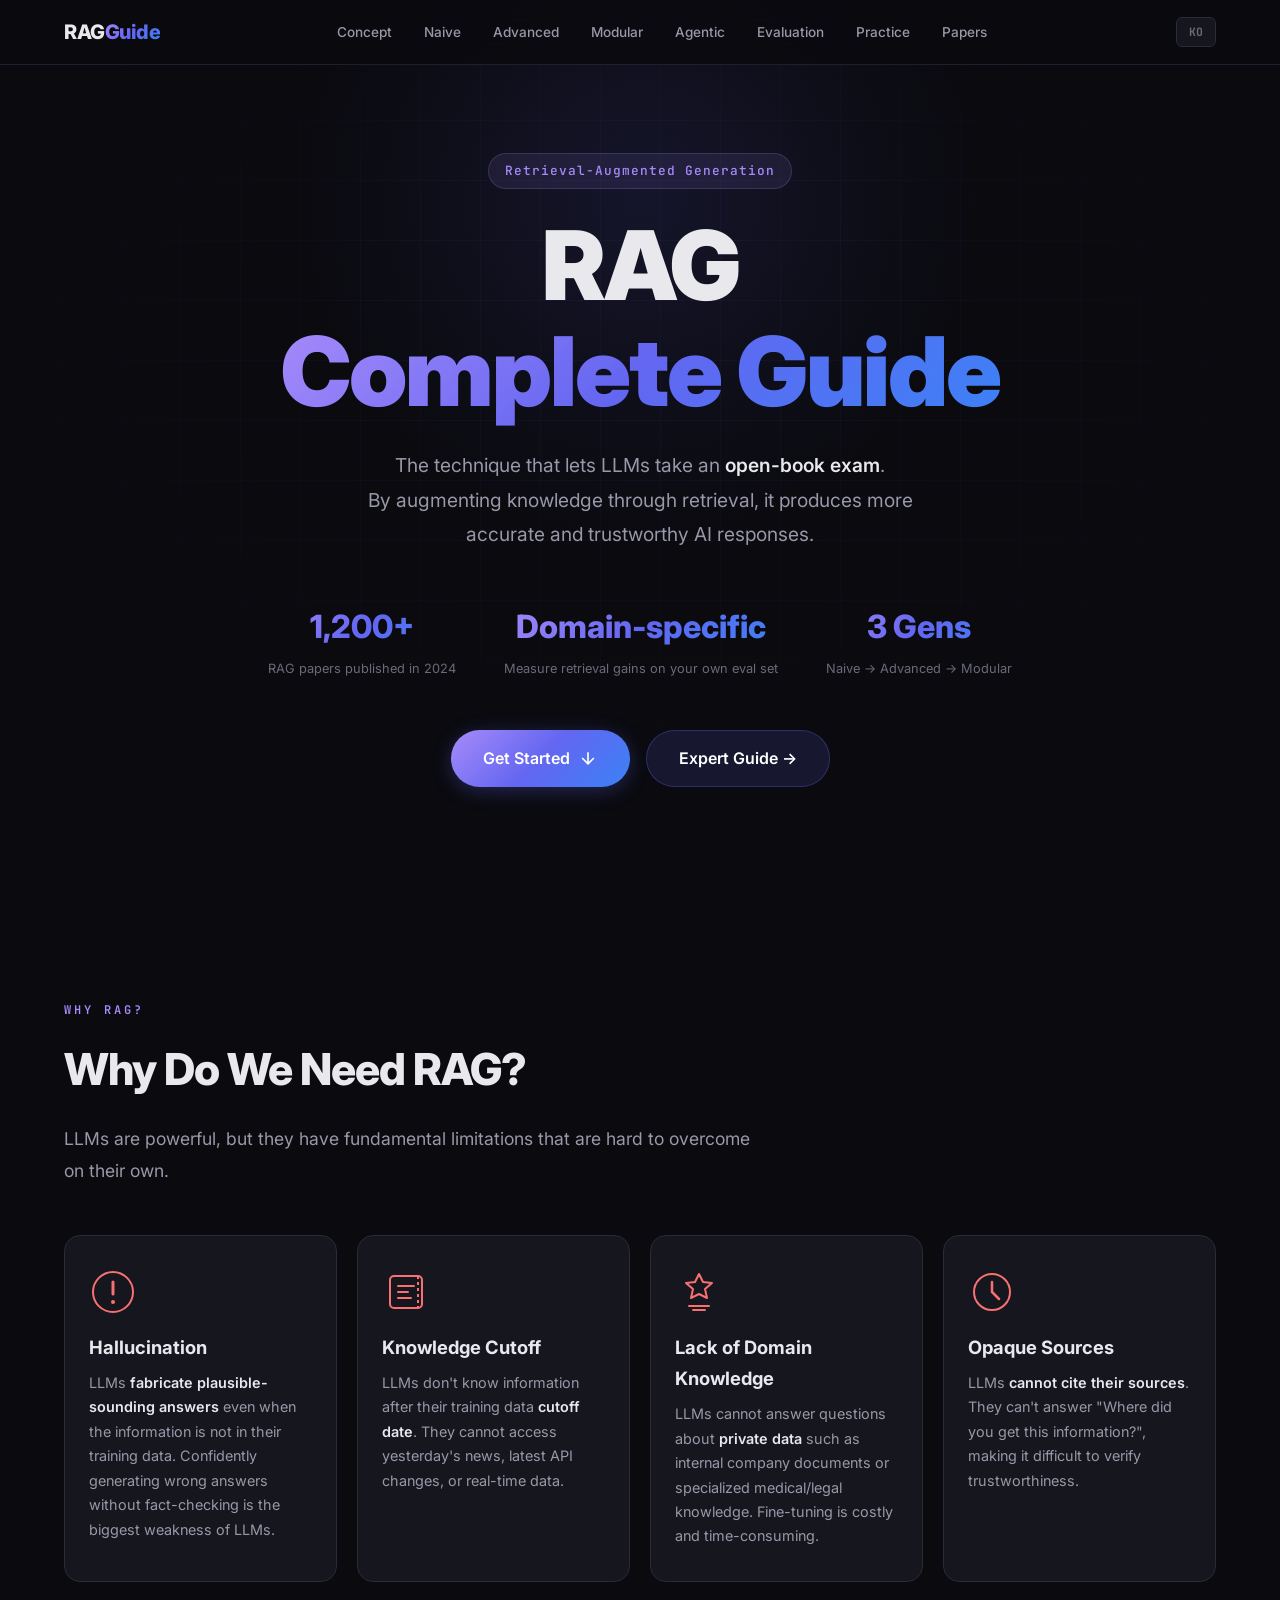
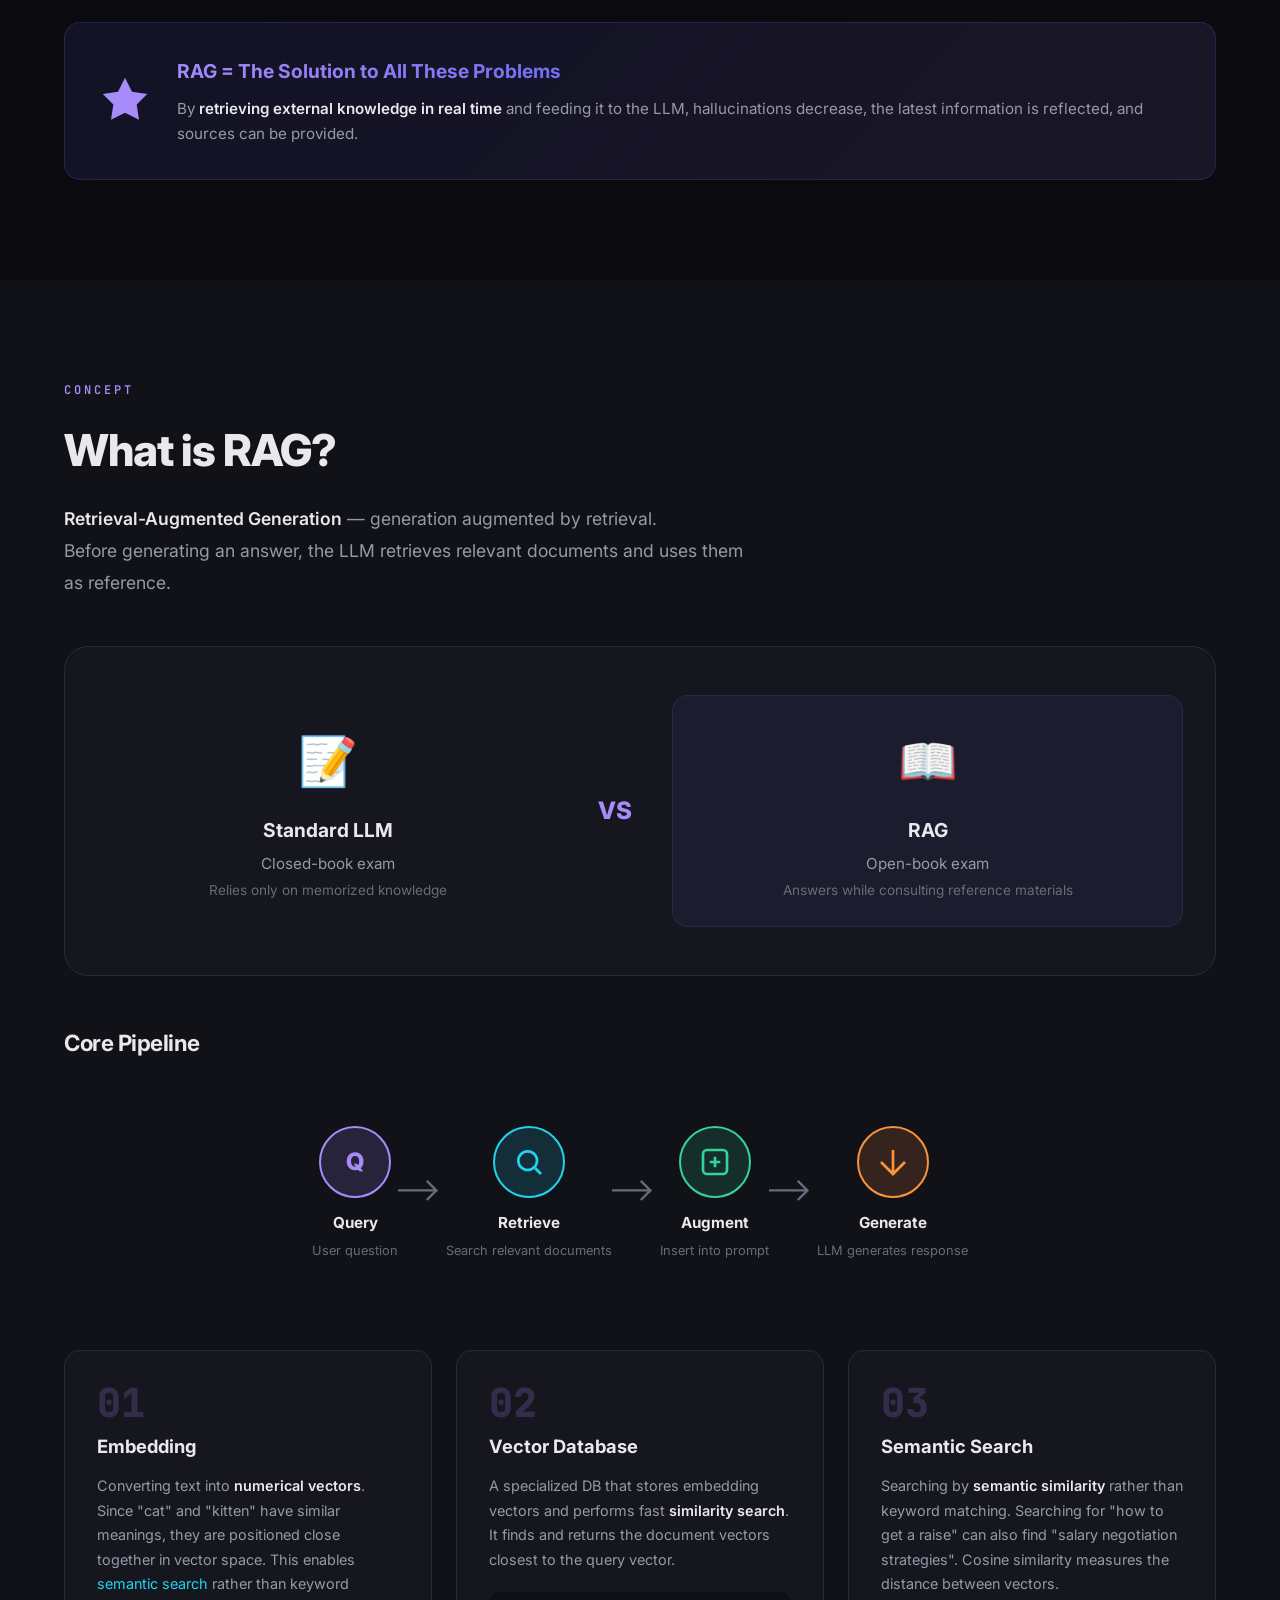
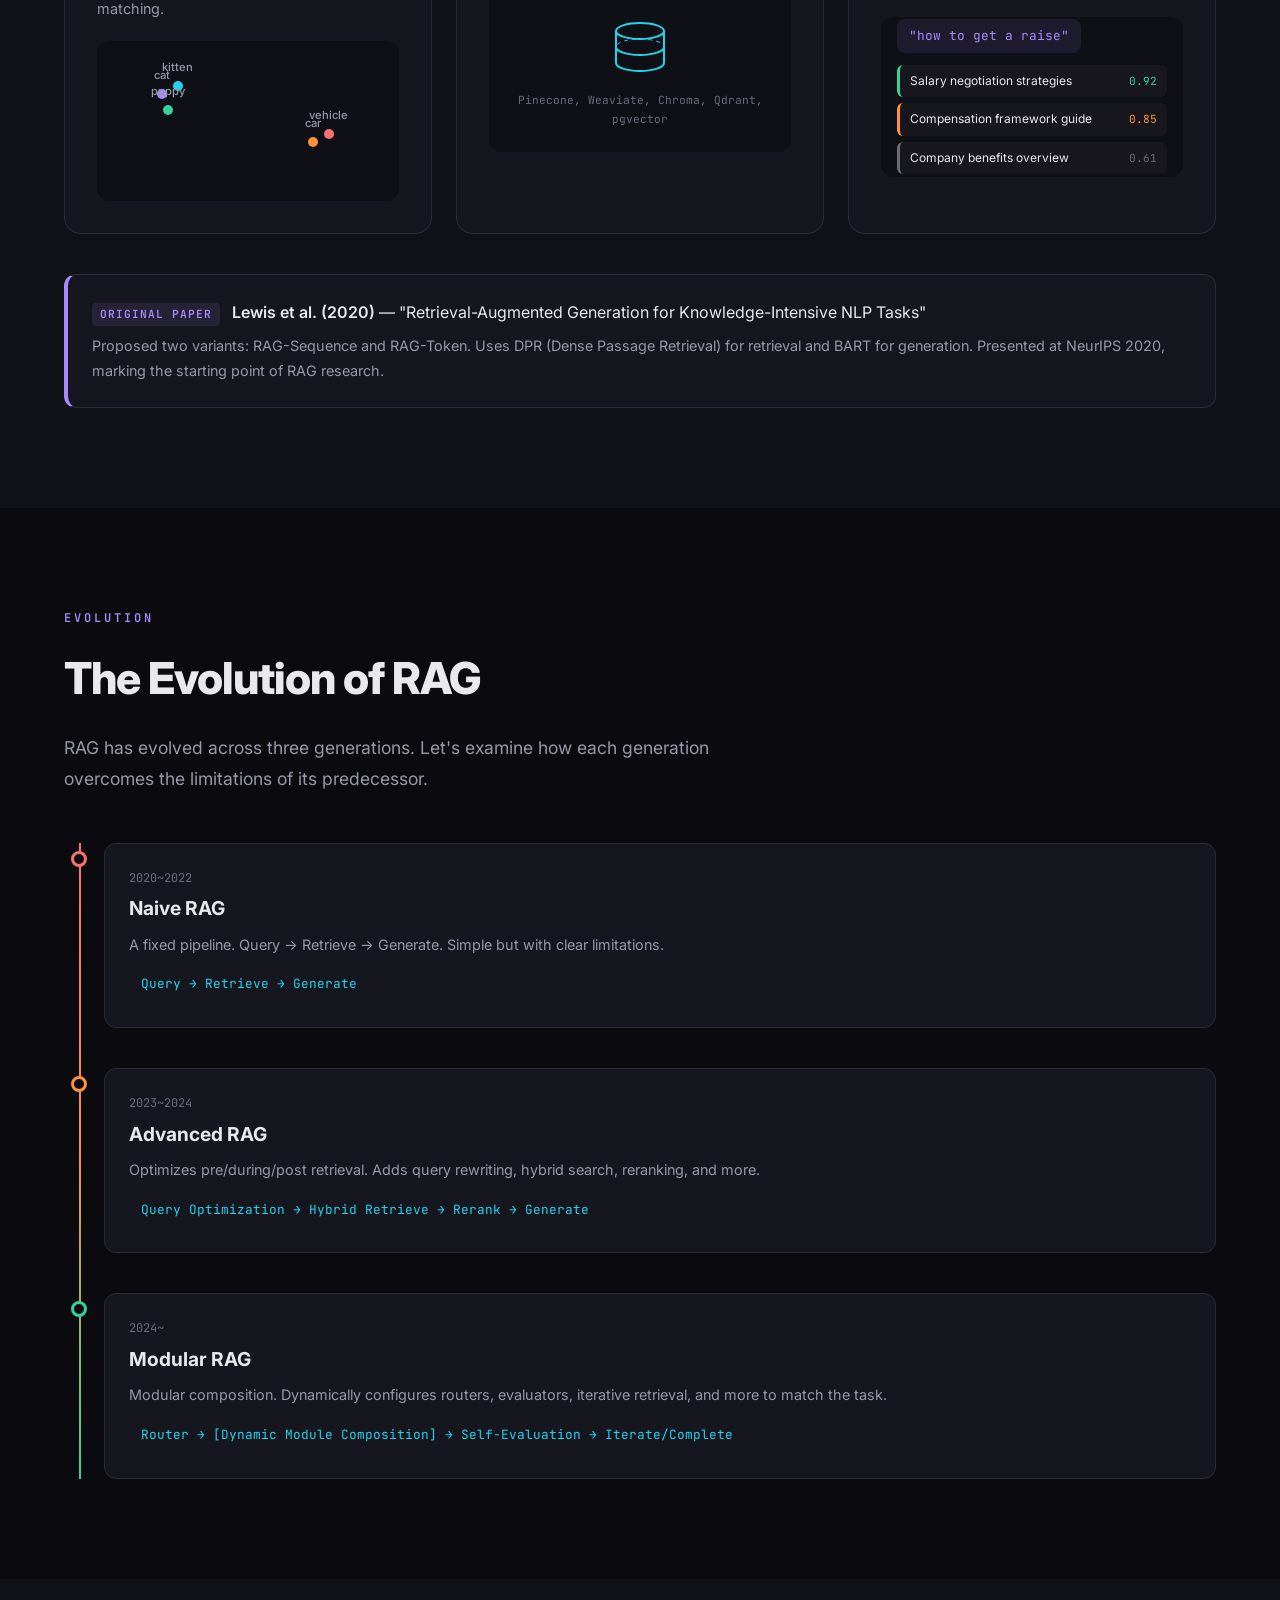
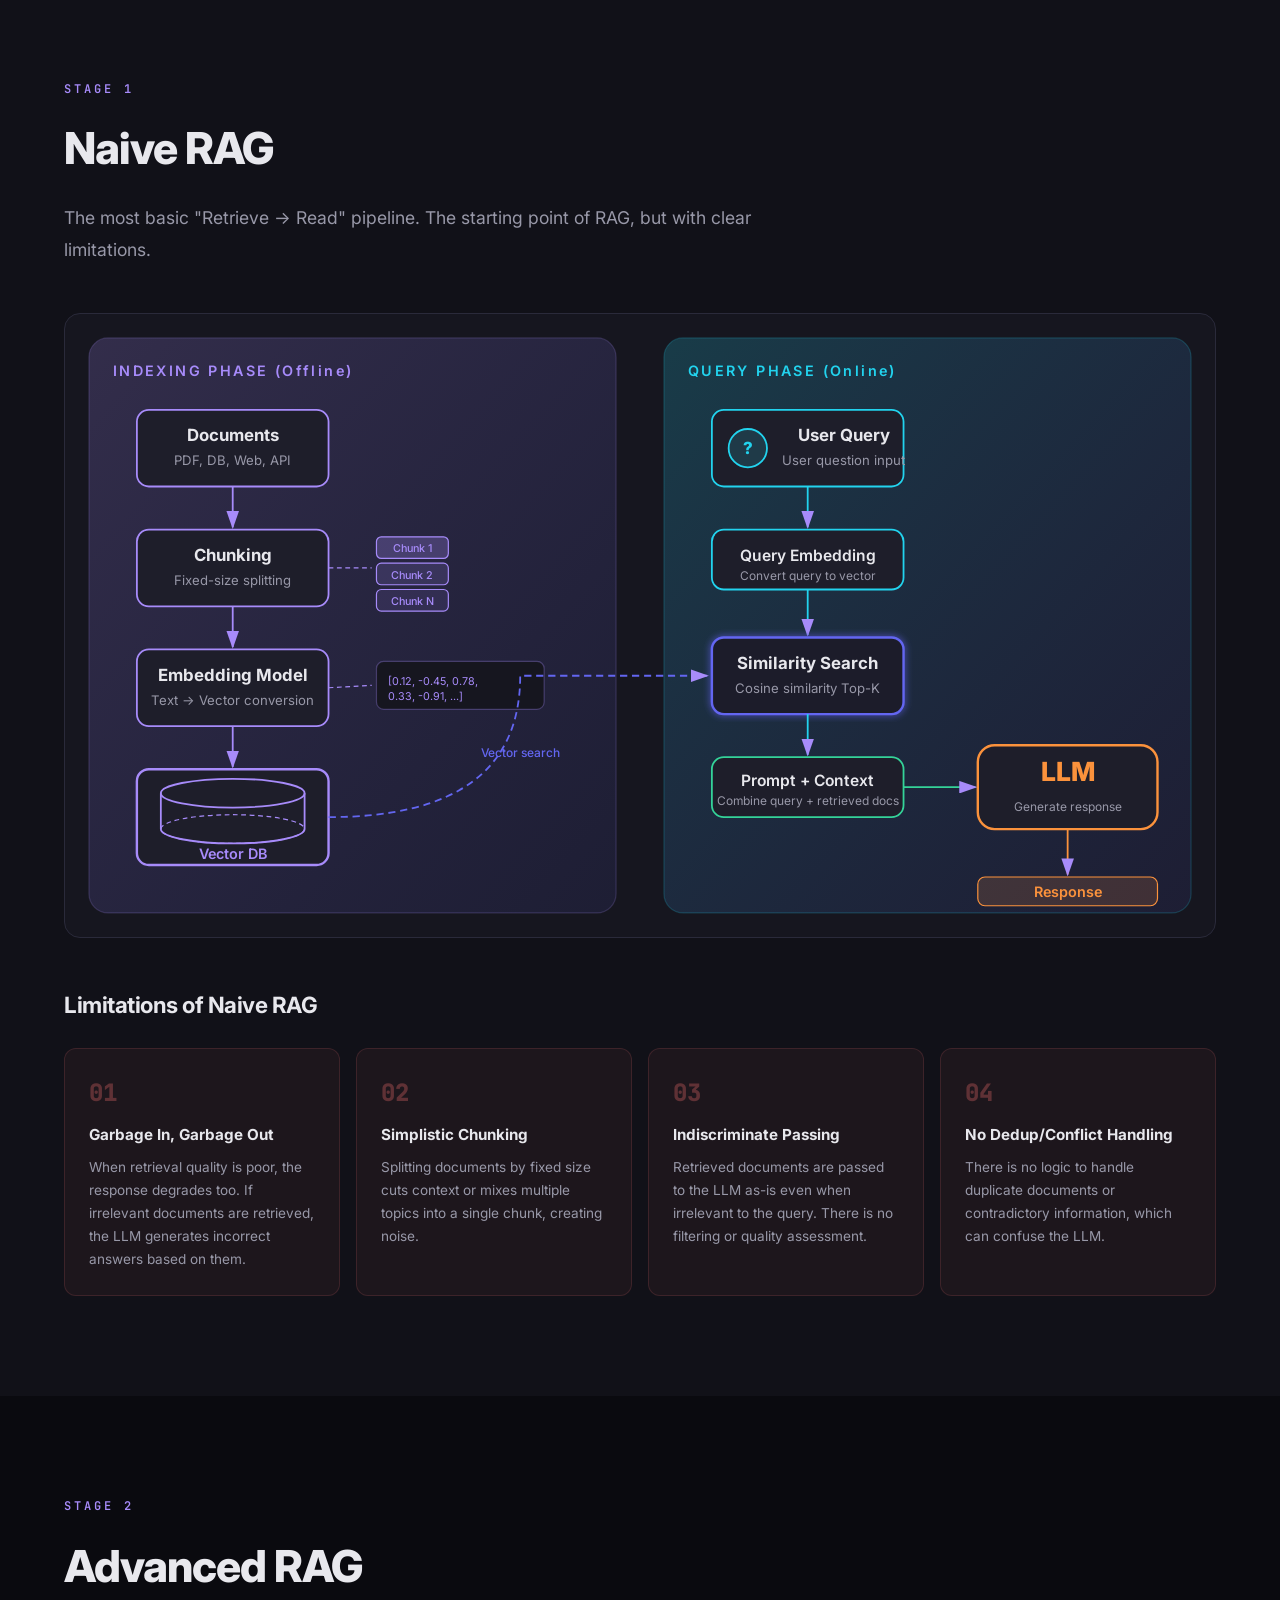
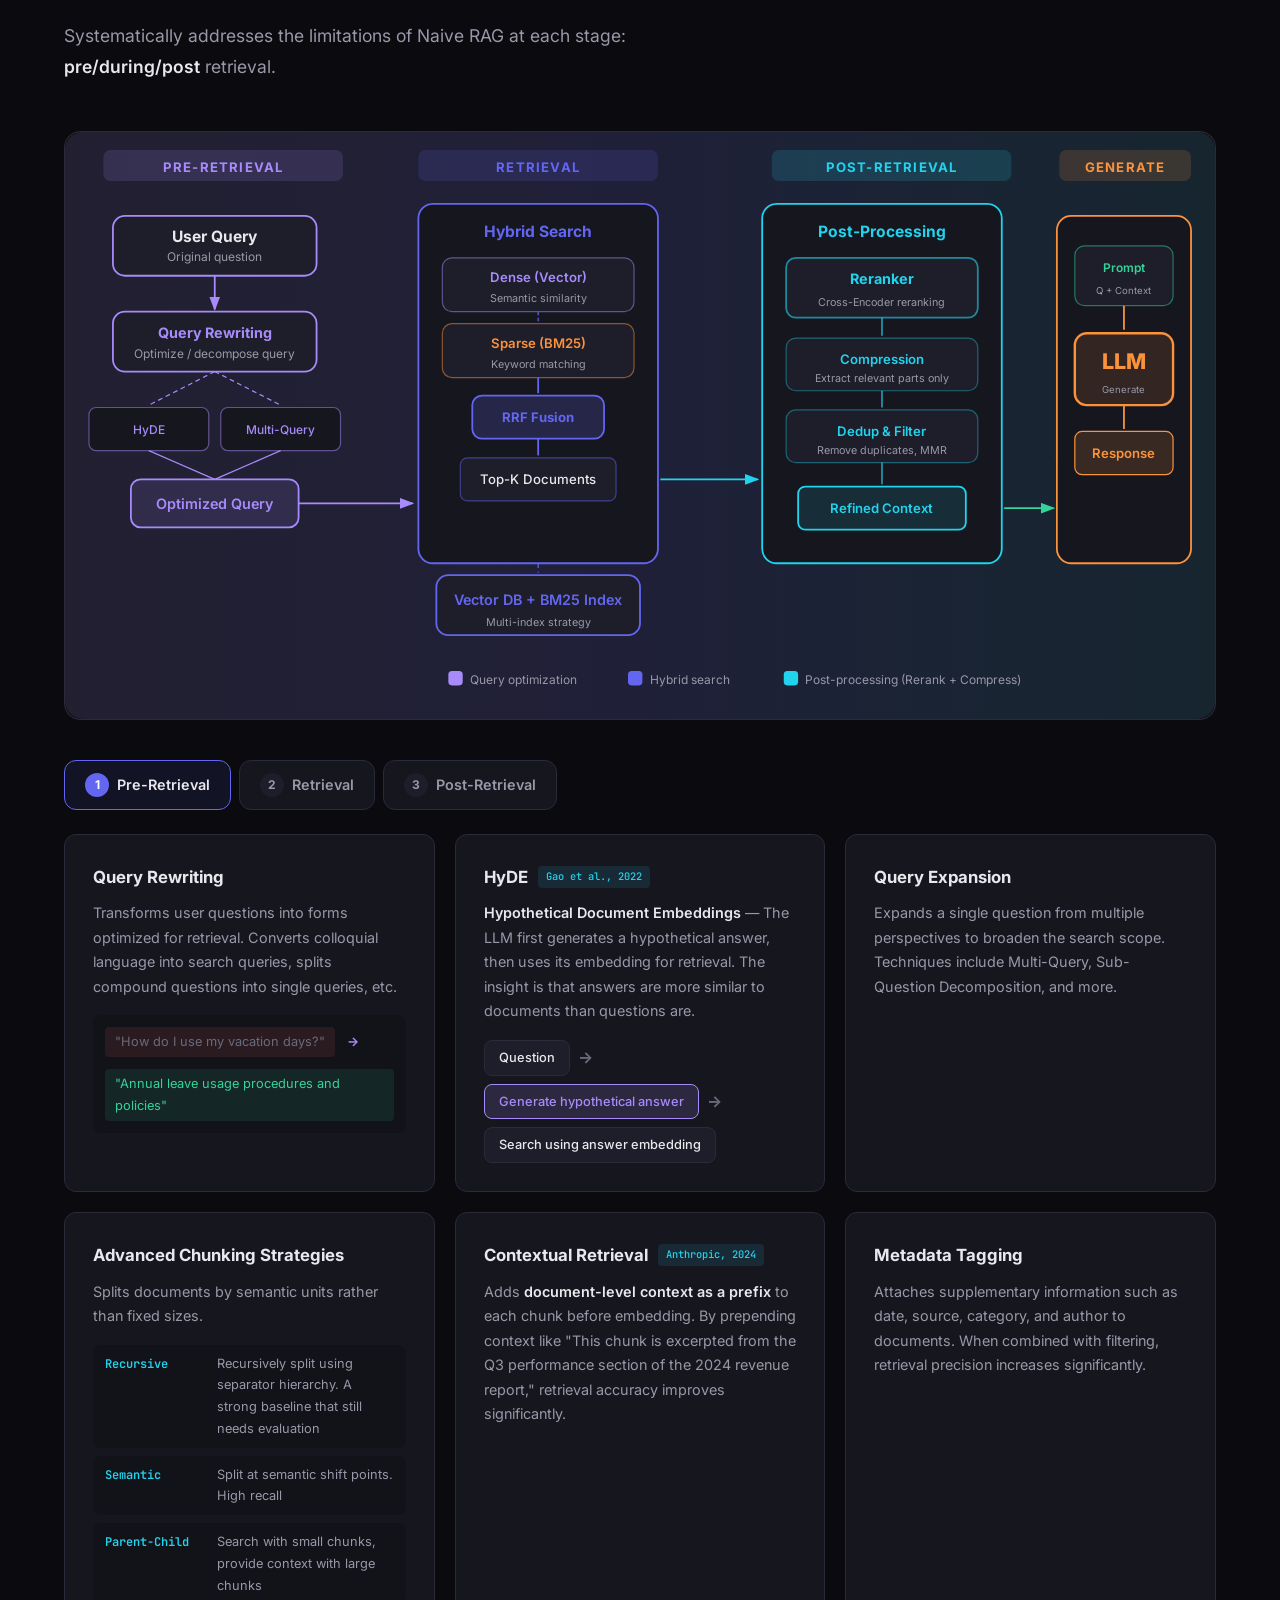
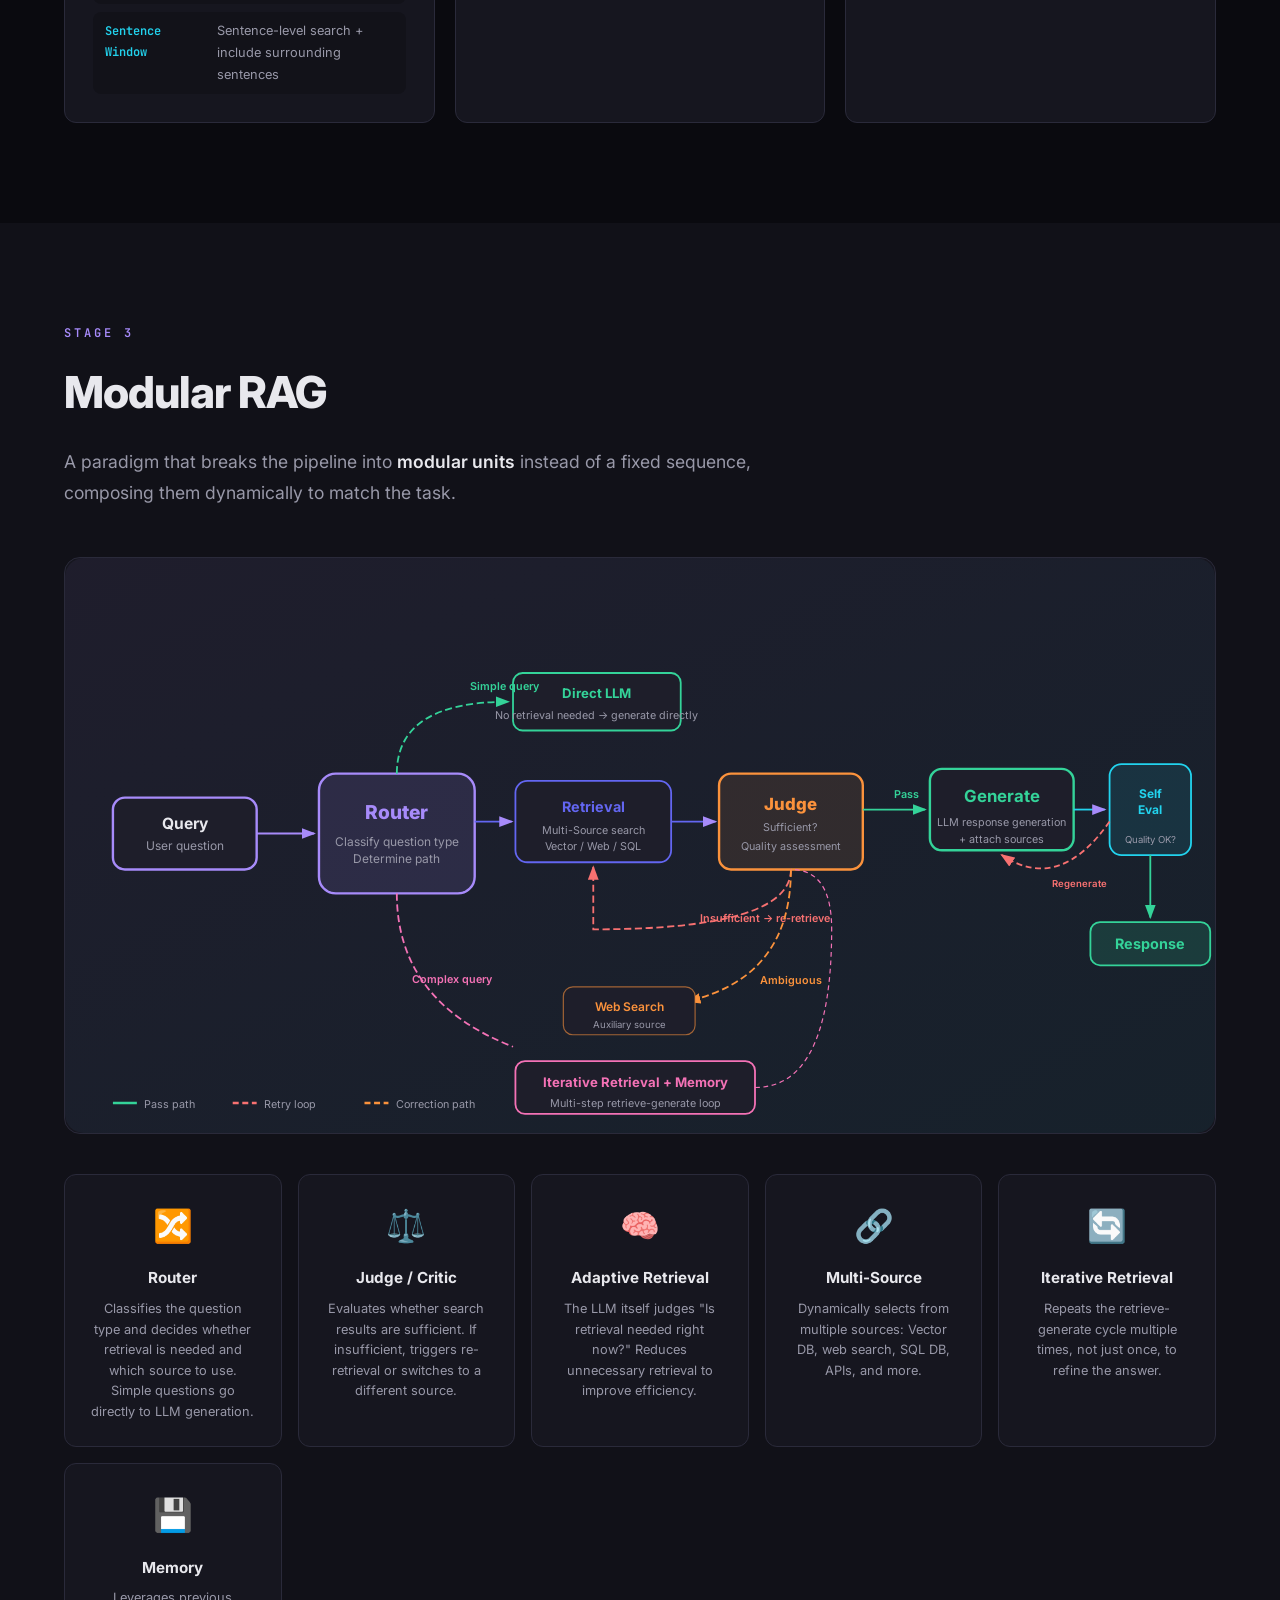
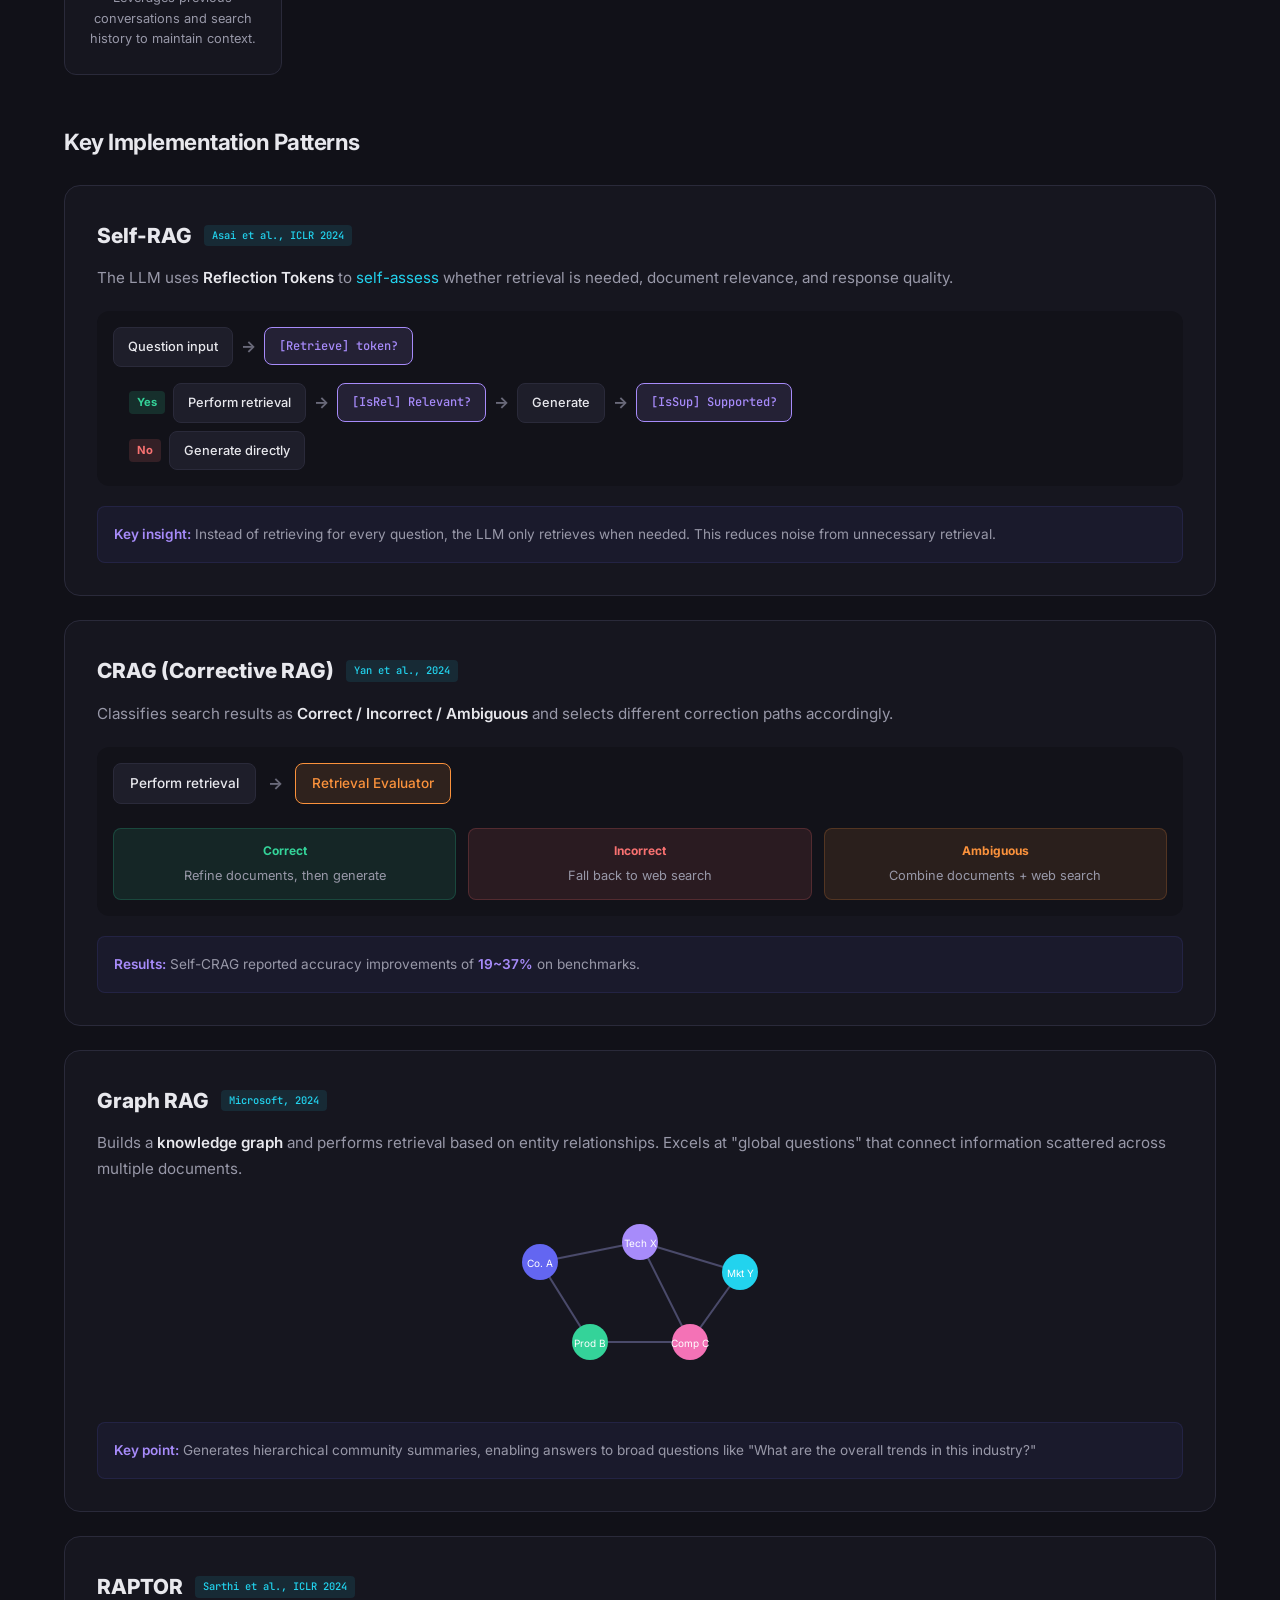
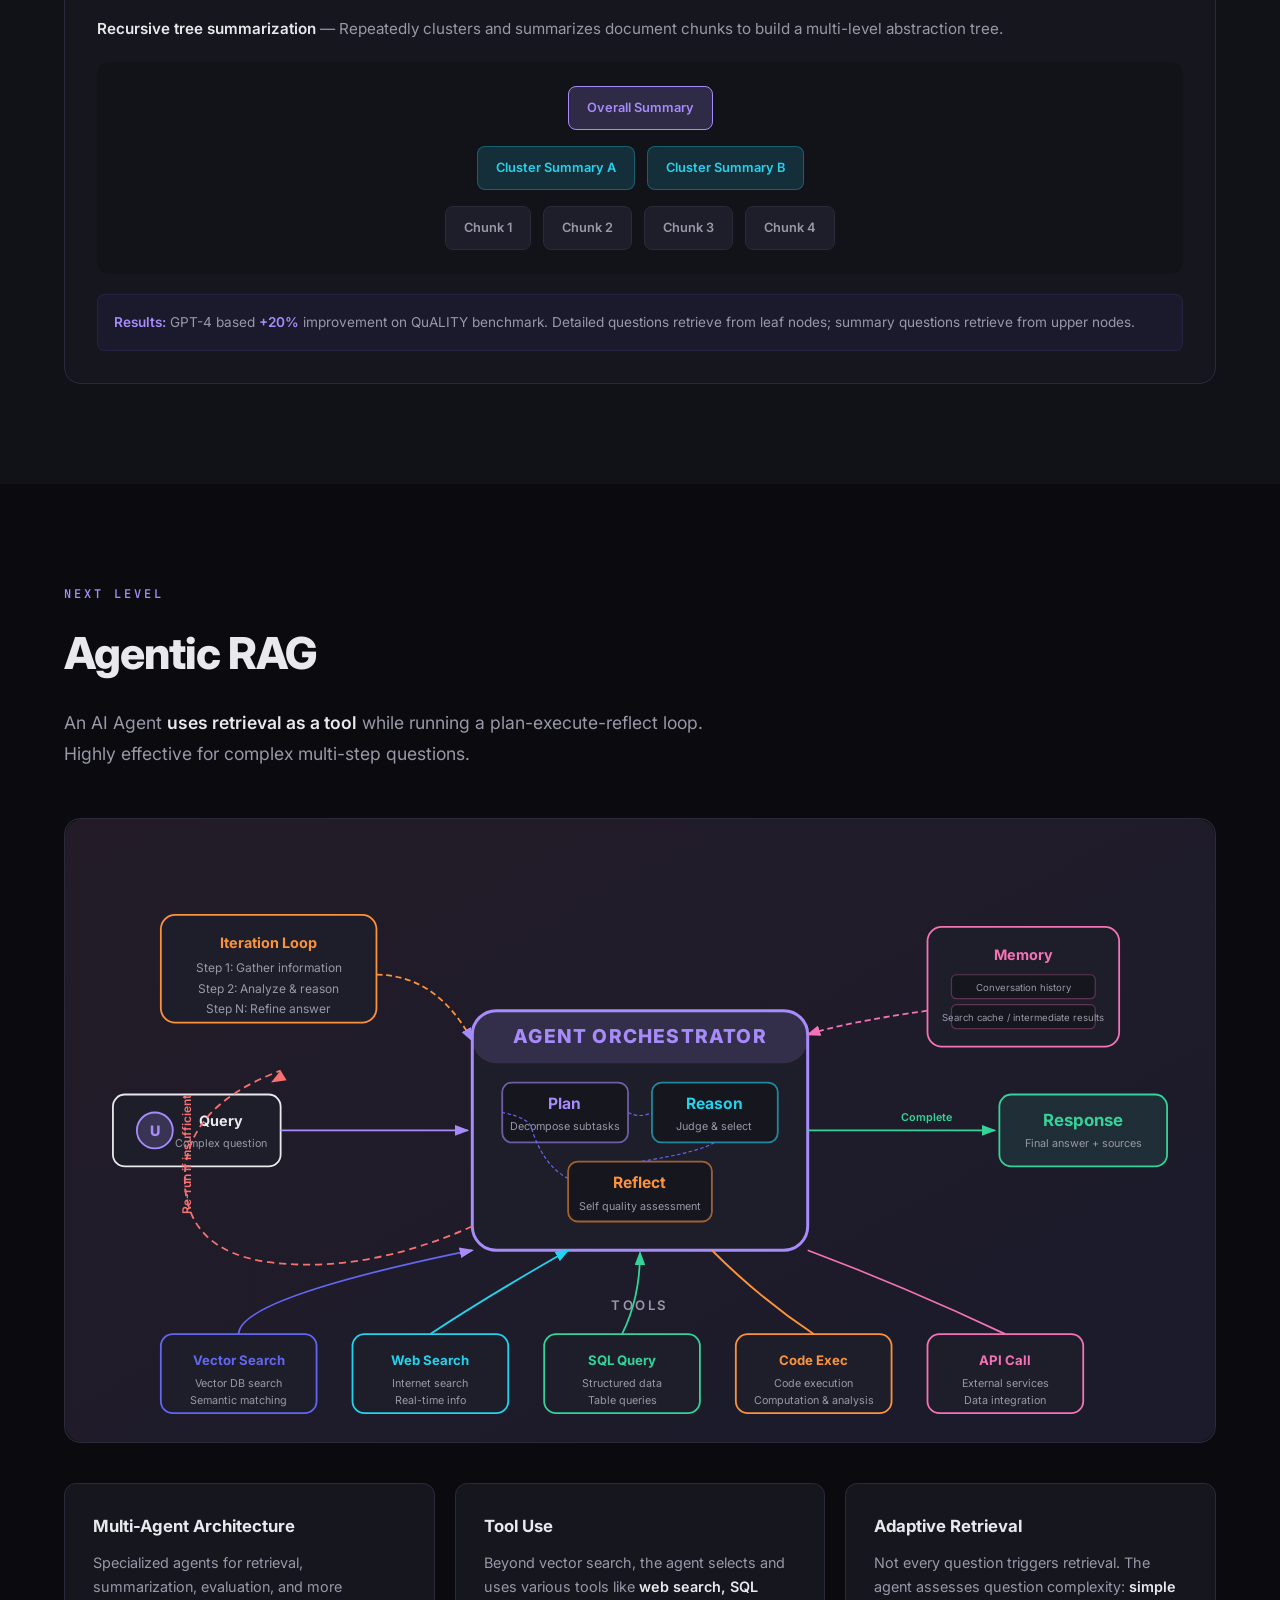
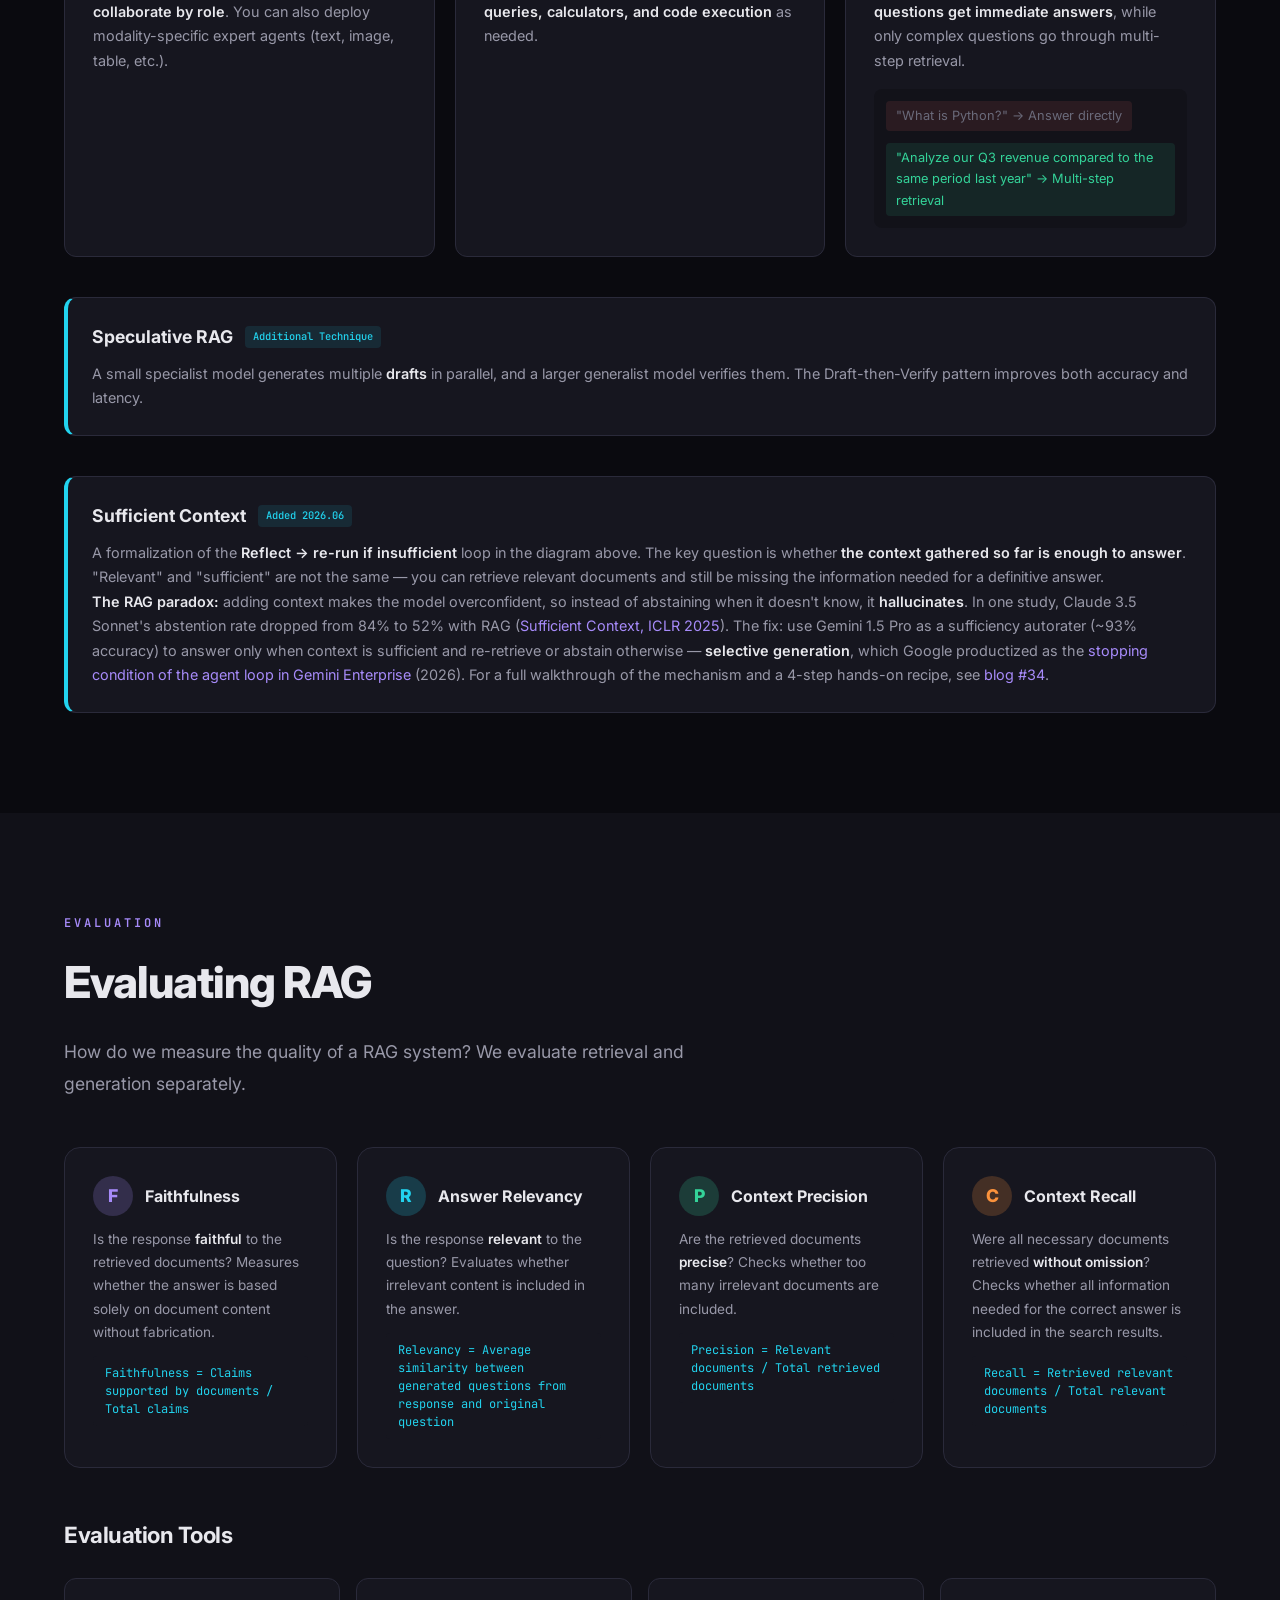
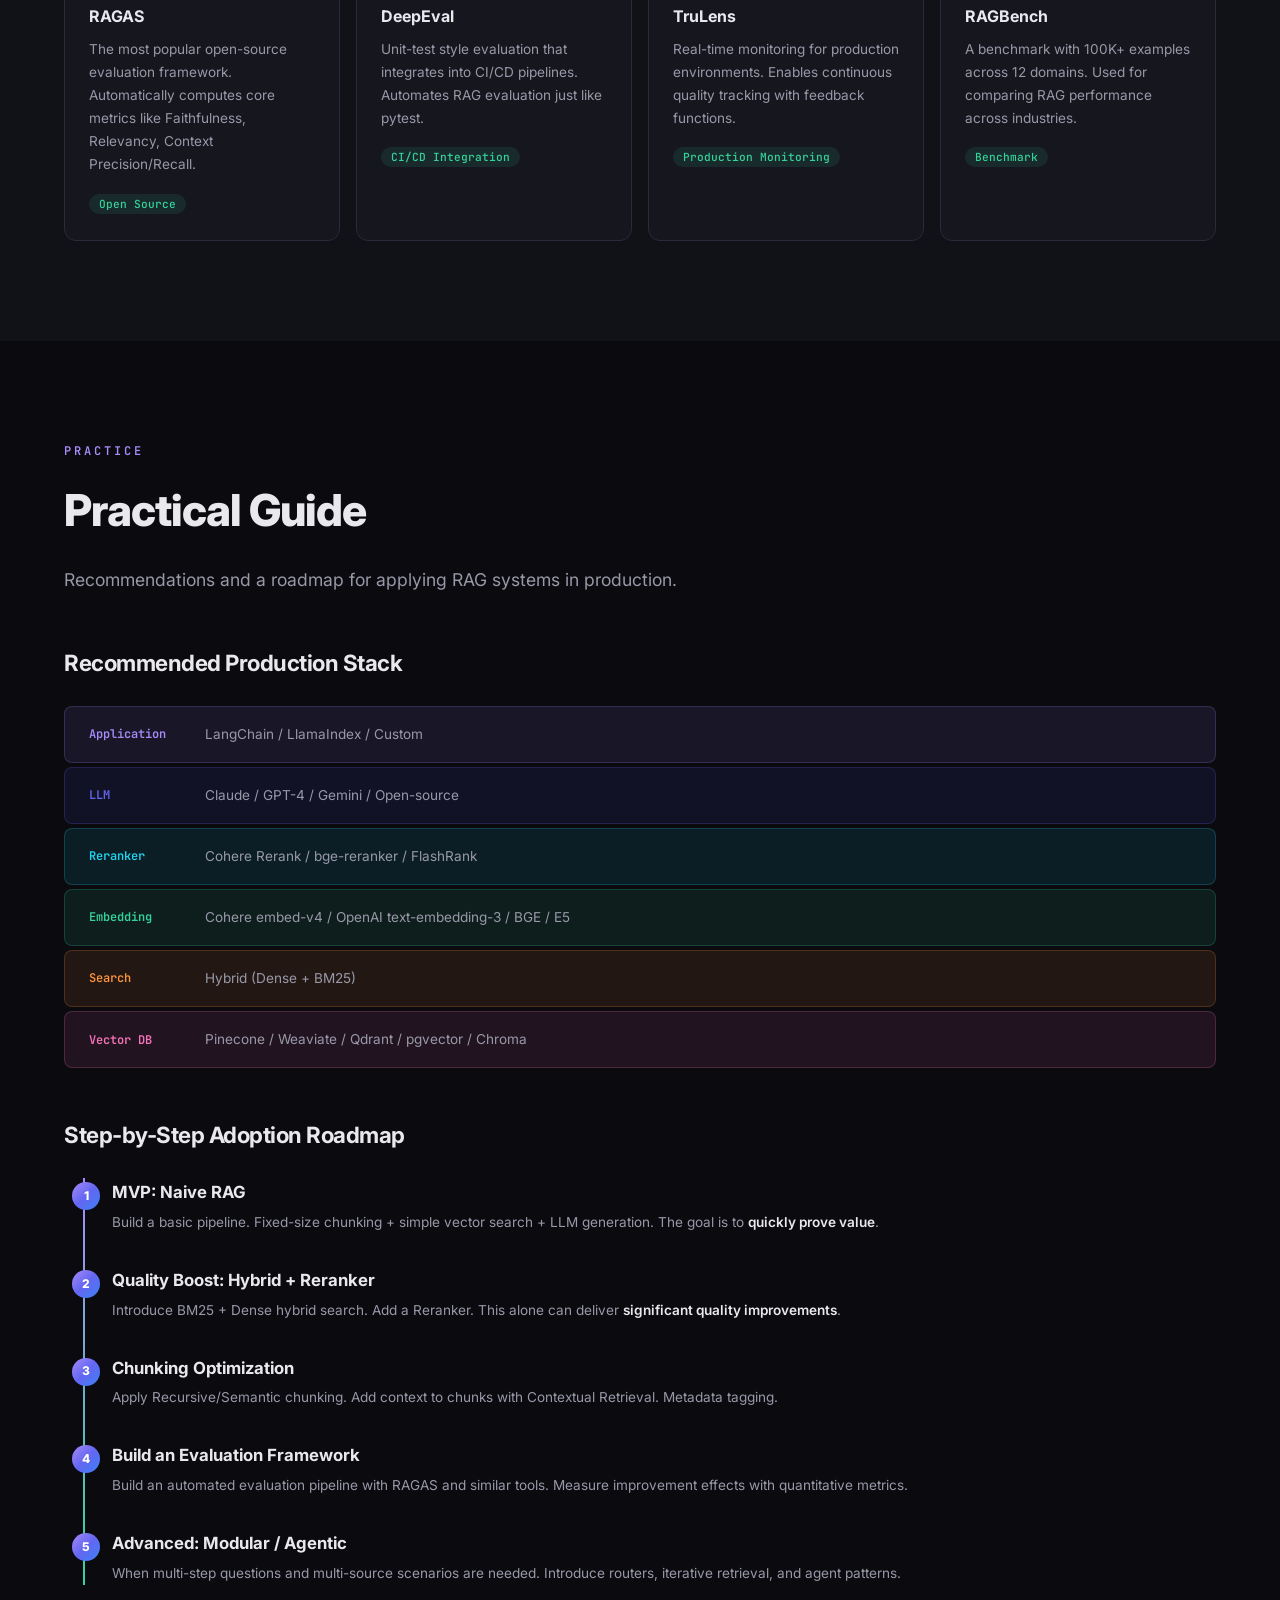
<file: en/index.html>
<!DOCTYPE html>
<html lang="en">
<head>
  <meta charset="UTF-8">
  <meta name="viewport" content="width=device-width, initial-scale=1.0">
  <title>The Complete RAG Guide — Retrieval-Augmented Generation</title>
  <link rel="stylesheet" href="../styles.css">
  <link rel="preconnect" href="https://fonts.googleapis.com">
  <link href="https://fonts.googleapis.com/css2?family=Inter:wght@400;500;600;700;800;900&family=JetBrains+Mono:wght@400;500;600&display=swap" rel="stylesheet">
</head>
<body>

<!-- ====== NAV ====== -->
<nav class="nav" id="nav">
  <div class="nav-inner">
    <a href="#hero" class="nav-logo">RAG<span class="accent">Guide</span></a>
    <button class="nav-toggle" id="navToggle" aria-label="Open menu">
      <span></span><span></span><span></span>
    </button>
    <ul class="nav-links" id="navLinks">
      <li><a href="#what-is-rag">Concept</a></li>
      <li><a href="#naive-rag">Naive</a></li>
      <li><a href="#advanced-rag">Advanced</a></li>
      <li><a href="#modular-rag">Modular</a></li>
      <li><a href="#agentic-rag">Agentic</a></li>
      <li><a href="#evaluation">Evaluation</a></li>
      <li><a href="#best-practices">Practice</a></li>
      <li><a href="#papers">Papers</a></li>
    </ul>
    <a href="../" class="lang-switch" title="한국어">KO</a>
  </div>
</nav>

<!-- ====== HERO ====== -->
<header class="hero" id="hero">
  <div class="hero-bg-grid"></div>
  <div class="container hero-content">
    <div class="hero-badge">Retrieval-Augmented Generation</div>
    <h1 class="hero-title">
      RAG<br><span class="gradient-text">Complete Guide</span>
    </h1>
    <p class="hero-subtitle">
      The technique that lets LLMs take an <strong>open-book exam</strong>.<br>
      By augmenting knowledge through retrieval, it produces more accurate and trustworthy AI responses.
    </p>
    <div class="hero-stats">
      <div class="stat">
        <span class="stat-number">1,200+</span>
        <span class="stat-label">RAG papers published in 2024</span>
      </div>
      <div class="stat">
        <span class="stat-number">Domain-specific</span>
        <span class="stat-label">Measure retrieval gains on your own eval set</span>
      </div>
      <div class="stat">
        <span class="stat-number">3 Gens</span>
        <span class="stat-label">Naive → Advanced → Modular</span>
      </div>
    </div>
    <div style="display:flex;gap:16px;flex-wrap:wrap;justify-content:center;">
      <a href="#what-is-rag" class="hero-cta">
        <span>Get Started</span>
        <svg width="20" height="20" viewBox="0 0 24 24" fill="none" stroke="currentColor" stroke-width="2"><path d="M12 5v14M5 12l7 7 7-7"/></svg>
      </a>
      <a href="expert/" class="hero-cta" style="background:rgba(99,102,241,0.15);border:1px solid rgba(99,102,241,0.3);box-shadow:none;">
        <span>Expert Guide →</span>
      </a>
    </div>
  </div>
</header>

<!-- ====== WHY RAG ====== -->
<section class="section" id="why-rag">
  <div class="container">
    <div class="section-label">WHY RAG?</div>
    <h2 class="section-title">Why Do We Need RAG?</h2>
    <p class="section-desc">LLMs are powerful, but they have fundamental limitations that are hard to overcome on their own.</p>

    <div class="problem-cards">
      <div class="problem-card reveal">
        <div class="problem-icon">
          <svg viewBox="0 0 48 48" fill="none"><circle cx="24" cy="24" r="20" stroke="currentColor" stroke-width="2"/><path d="M24 14v12" stroke="currentColor" stroke-width="3" stroke-linecap="round"/><circle cx="24" cy="34" r="2" fill="currentColor"/></svg>
        </div>
        <h3>Hallucination</h3>
        <p>LLMs <strong>fabricate plausible-sounding answers</strong> even when the information is not in their training data. Confidently generating wrong answers without fact-checking is the biggest weakness of LLMs.</p>
      </div>
      <div class="problem-card reveal">
        <div class="problem-icon">
          <svg viewBox="0 0 48 48" fill="none"><rect x="8" y="8" width="32" height="32" rx="4" stroke="currentColor" stroke-width="2"/><path d="M16 18h16M16 24h10M16 30h13" stroke="currentColor" stroke-width="2" stroke-linecap="round"/><line x1="36" y1="8" x2="36" y2="40" stroke="currentColor" stroke-width="2" stroke-dasharray="3 3"/></svg>
        </div>
        <h3>Knowledge Cutoff</h3>
        <p>LLMs don't know information after their training data <strong>cutoff date</strong>. They cannot access yesterday's news, latest API changes, or real-time data.</p>
      </div>
      <div class="problem-card reveal">
        <div class="problem-icon">
          <svg viewBox="0 0 48 48" fill="none"><path d="M24 6l4 8 9 1-7 6 2 9-8-4-8 4 2-9-7-6 9-1z" stroke="currentColor" stroke-width="2" stroke-linejoin="round"/><path d="M14 38h20" stroke="currentColor" stroke-width="2" stroke-linecap="round"/><path d="M18 42h12" stroke="currentColor" stroke-width="2" stroke-linecap="round"/></svg>
        </div>
        <h3>Lack of Domain Knowledge</h3>
        <p>LLMs cannot answer questions about <strong>private data</strong> such as internal company documents or specialized medical/legal knowledge. Fine-tuning is costly and time-consuming.</p>
      </div>
      <div class="problem-card reveal">
        <div class="problem-icon">
          <svg viewBox="0 0 48 48" fill="none"><circle cx="24" cy="24" r="18" stroke="currentColor" stroke-width="2"/><path d="M24 14v10l7 7" stroke="currentColor" stroke-width="2.5" stroke-linecap="round"/></svg>
        </div>
        <h3>Opaque Sources</h3>
        <p>LLMs <strong>cannot cite their sources</strong>. They can't answer "Where did you get this information?", making it difficult to verify trustworthiness.</p>
      </div>
    </div>

    <div class="solution-banner reveal">
      <div class="solution-icon">
        <svg viewBox="0 0 48 48" fill="none"><path d="M24 4l6 12 13 2-9 9 2 13-12-6-12 6 2-13-9-9 13-2z" fill="url(#starGrad)"/><defs><linearGradient id="starGrad" x1="4" y1="4" x2="44" y2="44"><stop offset="0%" stop-color="#a78bfa"/><stop offset="100%" stop-color="#6366f1"/></linearGradient></defs></svg>
      </div>
      <div class="solution-text">
        <h3>RAG = The Solution to All These Problems</h3>
        <p>By <strong>retrieving external knowledge in real time</strong> and feeding it to the LLM, hallucinations decrease, the latest information is reflected, and sources can be provided.</p>
      </div>
    </div>
  </div>
</section>

<!-- ====== WHAT IS RAG ====== -->
<section class="section section-dark" id="what-is-rag">
  <div class="container">
    <div class="section-label">CONCEPT</div>
    <h2 class="section-title">What is RAG?</h2>
    <p class="section-desc">
      <strong>Retrieval-Augmented Generation</strong> — generation augmented by retrieval.<br>
      Before generating an answer, the LLM retrieves relevant documents and uses them as reference.
    </p>

    <!-- Core Analogy -->
    <div class="analogy-box reveal">
      <div class="analogy-left">
        <div class="analogy-emoji">📝</div>
        <h4>Standard LLM</h4>
        <p>Closed-book exam<br><span class="muted">Relies only on memorized knowledge</span></p>
      </div>
      <div class="analogy-vs">VS</div>
      <div class="analogy-right">
        <div class="analogy-emoji">📖</div>
        <h4>RAG</h4>
        <p>Open-book exam<br><span class="muted">Answers while consulting reference materials</span></p>
      </div>
    </div>

    <!-- Core Pipeline Diagram -->
    <div class="pipeline-section reveal">
      <h3 class="subsection-title">Core Pipeline</h3>
      <div class="pipeline">
        <div class="pipeline-step">
          <div class="step-icon query-icon">Q</div>
          <div class="step-label">Query</div>
          <div class="step-desc">User question</div>
        </div>
        <div class="pipeline-arrow">
          <svg viewBox="0 0 40 24"><path d="M0 12h32M24 4l8 8-8 8" stroke="currentColor" stroke-width="2" fill="none"/></svg>
        </div>
        <div class="pipeline-step">
          <div class="step-icon retrieve-icon">
            <svg viewBox="0 0 24 24" fill="none" stroke="currentColor" stroke-width="2"><circle cx="11" cy="11" r="7"/><path d="M21 21l-4.35-4.35"/></svg>
          </div>
          <div class="step-label">Retrieve</div>
          <div class="step-desc">Search relevant documents</div>
        </div>
        <div class="pipeline-arrow">
          <svg viewBox="0 0 40 24"><path d="M0 12h32M24 4l8 8-8 8" stroke="currentColor" stroke-width="2" fill="none"/></svg>
        </div>
        <div class="pipeline-step">
          <div class="step-icon augment-icon">
            <svg viewBox="0 0 24 24" fill="none" stroke="currentColor" stroke-width="2"><rect x="3" y="3" width="18" height="18" rx="3"/><path d="M12 8v8M8 12h8"/></svg>
          </div>
          <div class="step-label">Augment</div>
          <div class="step-desc">Insert into prompt</div>
        </div>
        <div class="pipeline-arrow">
          <svg viewBox="0 0 40 24"><path d="M0 12h32M24 4l8 8-8 8" stroke="currentColor" stroke-width="2" fill="none"/></svg>
        </div>
        <div class="pipeline-step">
          <div class="step-icon generate-icon">
            <svg viewBox="0 0 24 24" fill="none" stroke="currentColor" stroke-width="2"><path d="M12 3v18M3 12l9 9 9-9"/></svg>
          </div>
          <div class="step-label">Generate</div>
          <div class="step-desc">LLM generates response</div>
        </div>
      </div>
    </div>

    <!-- 3 Core Concepts -->
    <div class="concept-grid reveal">
      <div class="concept-card">
        <div class="concept-number">01</div>
        <h4>Embedding</h4>
        <p>Converting text into <strong>numerical vectors</strong>. Since "cat" and "kitten" have similar meanings, they are positioned close together in vector space. This enables <em>semantic search</em> rather than keyword matching.</p>
        <div class="concept-visual embedding-visual">
          <div class="vector-point" style="--x:20%;--y:30%;" data-label="cat">
            <span>cat</span>
          </div>
          <div class="vector-point" style="--x:25%;--y:25%;" data-label="kitten">
            <span>kitten</span>
          </div>
          <div class="vector-point" style="--x:70%;--y:60%;" data-label="car">
            <span>car</span>
          </div>
          <div class="vector-point" style="--x:75%;--y:55%;" data-label="vehicle">
            <span>vehicle</span>
          </div>
          <div class="vector-point" style="--x:22%;--y:40%;" data-label="puppy">
            <span>puppy</span>
          </div>
        </div>
      </div>
      <div class="concept-card">
        <div class="concept-number">02</div>
        <h4>Vector Database</h4>
        <p>A specialized DB that stores embedding vectors and performs fast <strong>similarity search</strong>. It finds and returns the document vectors closest to the query vector.</p>
        <div class="concept-visual db-visual">
          <div class="db-icon-large">
            <svg viewBox="0 0 64 64" fill="none">
              <ellipse cx="32" cy="16" rx="24" ry="8" stroke="currentColor" stroke-width="2"/>
              <path d="M8 16v16c0 4.4 10.7 8 24 8s24-3.6 24-8V16" stroke="currentColor" stroke-width="2"/>
              <path d="M8 32v16c0 4.4 10.7 8 24 8s24-3.6 24-8V32" stroke="currentColor" stroke-width="2"/>
              <ellipse cx="32" cy="32" rx="24" ry="8" stroke="currentColor" stroke-width="1" stroke-dasharray="4 4"/>
            </svg>
          </div>
          <div class="db-examples">Pinecone, Weaviate, Chroma, Qdrant, pgvector</div>
        </div>
      </div>
      <div class="concept-card">
        <div class="concept-number">03</div>
        <h4>Semantic Search</h4>
        <p>Searching by <strong>semantic similarity</strong> rather than keyword matching. Searching for "how to get a raise" can also find "salary negotiation strategies". Cosine similarity measures the distance between vectors.</p>
        <div class="concept-visual search-visual">
          <div class="search-demo">
            <div class="search-query">"how to get a raise"</div>
            <div class="search-results">
              <div class="search-result match-high">Salary negotiation strategies <span>0.92</span></div>
              <div class="search-result match-mid">Compensation framework guide <span>0.85</span></div>
              <div class="search-result match-low">Company benefits overview <span>0.61</span></div>
            </div>
          </div>
        </div>
      </div>
    </div>

    <div class="paper-ref reveal">
      <span class="paper-tag">Original Paper</span>
      <strong>Lewis et al. (2020)</strong> — "Retrieval-Augmented Generation for Knowledge-Intensive NLP Tasks"
      <p>Proposed two variants: RAG-Sequence and RAG-Token. Uses DPR (Dense Passage Retrieval) for retrieval and BART for generation. Presented at NeurIPS 2020, marking the starting point of RAG research.</p>
    </div>
  </div>
</section>

<!-- ====== EVOLUTION OVERVIEW ====== -->
<section class="section" id="evolution">
  <div class="container">
    <div class="section-label">EVOLUTION</div>
    <h2 class="section-title">The Evolution of RAG</h2>
    <p class="section-desc">RAG has evolved across three generations. Let's examine how each generation overcomes the limitations of its predecessor.</p>

    <div class="evolution-timeline reveal">
      <div class="evo-item evo-naive">
        <div class="evo-marker"></div>
        <div class="evo-content">
          <div class="evo-year">2020~2022</div>
          <h3>Naive RAG</h3>
          <p>A fixed pipeline. Query → Retrieve → Generate. Simple but with clear limitations.</p>
          <code>Query → Retrieve → Generate</code>
        </div>
      </div>
      <div class="evo-item evo-advanced">
        <div class="evo-marker"></div>
        <div class="evo-content">
          <div class="evo-year">2023~2024</div>
          <h3>Advanced RAG</h3>
          <p>Optimizes pre/during/post retrieval. Adds query rewriting, hybrid search, reranking, and more.</p>
          <code>Query Optimization → Hybrid Retrieve → Rerank → Generate</code>
        </div>
      </div>
      <div class="evo-item evo-modular">
        <div class="evo-marker"></div>
        <div class="evo-content">
          <div class="evo-year">2024~</div>
          <h3>Modular RAG</h3>
          <p>Modular composition. Dynamically configures routers, evaluators, iterative retrieval, and more to match the task.</p>
          <code>Router → [Dynamic Module Composition] → Self-Evaluation → Iterate/Complete</code>
        </div>
      </div>
    </div>
  </div>
</section>

<!-- ====== NAIVE RAG ====== -->
<section class="section section-dark" id="naive-rag">
  <div class="container">
    <div class="section-label">STAGE 1</div>
    <h2 class="section-title">Naive RAG</h2>
    <p class="section-desc">The most basic "Retrieve → Read" pipeline. The starting point of RAG, but with clear limitations.</p>

    <!-- Naive RAG Architecture Diagram -->
    <div class="arch-diagram reveal">
      <svg class="arch-svg" viewBox="0 0 960 520" xmlns="http://www.w3.org/2000/svg">
        <defs>
          <linearGradient id="naiveGrad1" x1="0%" y1="0%" x2="100%" y2="100%">
            <stop offset="0%" stop-color="#a78bfa" stop-opacity="0.2"/>
            <stop offset="100%" stop-color="#6366f1" stop-opacity="0.1"/>
          </linearGradient>
          <linearGradient id="naiveGrad2" x1="0%" y1="0%" x2="100%" y2="100%">
            <stop offset="0%" stop-color="#22d3ee" stop-opacity="0.2"/>
            <stop offset="100%" stop-color="#6366f1" stop-opacity="0.1"/>
          </linearGradient>
          <linearGradient id="arrowGrad" x1="0%" y1="0%" x2="100%" y2="0%">
            <stop offset="0%" stop-color="#a78bfa"/>
            <stop offset="100%" stop-color="#6366f1"/>
          </linearGradient>
          <marker id="arrowHead" markerWidth="10" markerHeight="7" refX="9" refY="3.5" orient="auto">
            <polygon points="0 0, 10 3.5, 0 7" fill="#a78bfa"/>
          </marker>
          <filter id="glow">
            <feGaussianBlur stdDeviation="3" result="blur"/>
            <feMerge><feMergeNode in="blur"/><feMergeNode in="SourceGraphic"/></feMerge>
          </filter>
        </defs>

        <!-- Background: Indexing Phase -->
        <rect x="20" y="20" width="440" height="480" rx="16" fill="url(#naiveGrad1)" stroke="#a78bfa" stroke-opacity="0.2" stroke-width="1"/>
        <text x="40" y="52" fill="#a78bfa" font-size="12" font-weight="600" font-family="monospace" letter-spacing="2">INDEXING PHASE (Offline)</text>

        <!-- Background: Query Phase -->
        <rect x="500" y="20" width="440" height="480" rx="16" fill="url(#naiveGrad2)" stroke="#22d3ee" stroke-opacity="0.2" stroke-width="1"/>
        <text x="520" y="52" fill="#22d3ee" font-size="12" font-weight="600" font-family="monospace" letter-spacing="2">QUERY PHASE (Online)</text>

        <!-- ===== INDEXING: Documents ===== -->
        <rect x="60" y="80" width="160" height="64" rx="10" fill="#1e1e2a" stroke="#a78bfa" stroke-width="1.5"/>
        <text x="140" y="106" text-anchor="middle" fill="#e8e8ed" font-size="14" font-weight="700">Documents</text>
        <text x="140" y="126" text-anchor="middle" fill="#9898a8" font-size="11">PDF, DB, Web, API</text>

        <!-- Arrow: Documents → Chunking -->
        <line x1="140" y1="144" x2="140" y2="178" stroke="#a78bfa" stroke-width="1.5" marker-end="url(#arrowHead)"/>

        <!-- INDEXING: Chunking -->
        <rect x="60" y="180" width="160" height="64" rx="10" fill="#1e1e2a" stroke="#a78bfa" stroke-width="1.5"/>
        <text x="140" y="206" text-anchor="middle" fill="#e8e8ed" font-size="14" font-weight="700">Chunking</text>
        <text x="140" y="226" text-anchor="middle" fill="#9898a8" font-size="11">Fixed-size splitting</text>

        <!-- Chunk visualization -->
        <rect x="260" y="186" width="60" height="18" rx="4" fill="#a78bfa" fill-opacity="0.25" stroke="#a78bfa" stroke-width="1"/>
        <text x="290" y="199" text-anchor="middle" fill="#a78bfa" font-size="9" font-weight="500">Chunk 1</text>
        <rect x="260" y="208" width="60" height="18" rx="4" fill="#a78bfa" fill-opacity="0.15" stroke="#a78bfa" stroke-width="1"/>
        <text x="290" y="221" text-anchor="middle" fill="#a78bfa" font-size="9" font-weight="500">Chunk 2</text>
        <rect x="260" y="230" width="60" height="18" rx="4" fill="#a78bfa" fill-opacity="0.1" stroke="#a78bfa" stroke-width="1"/>
        <text x="290" y="243" text-anchor="middle" fill="#a78bfa" font-size="9" font-weight="500">Chunk N</text>
        <line x1="220" y1="212" x2="256" y2="212" stroke="#a78bfa" stroke-width="1" stroke-dasharray="4 3"/>

        <!-- Arrow: Chunking → Embedding -->
        <line x1="140" y1="244" x2="140" y2="278" stroke="#a78bfa" stroke-width="1.5" marker-end="url(#arrowHead)"/>

        <!-- INDEXING: Embedding Model -->
        <rect x="60" y="280" width="160" height="64" rx="10" fill="#1e1e2a" stroke="#a78bfa" stroke-width="1.5"/>
        <text x="140" y="306" text-anchor="middle" fill="#e8e8ed" font-size="14" font-weight="700">Embedding Model</text>
        <text x="140" y="326" text-anchor="middle" fill="#9898a8" font-size="11">Text → Vector conversion</text>

        <!-- Vector visualization -->
        <rect x="260" y="290" width="140" height="40" rx="6" fill="#16161f" stroke="#a78bfa" stroke-opacity="0.3" stroke-width="1"/>
        <text x="270" y="310" fill="#a78bfa" font-size="9" font-family="monospace">[0.12, -0.45, 0.78,</text>
        <text x="270" y="322" fill="#a78bfa" font-size="9" font-family="monospace"> 0.33, -0.91, ...]</text>
        <line x1="220" y1="312" x2="256" y2="310" stroke="#a78bfa" stroke-width="1" stroke-dasharray="4 3"/>

        <!-- Arrow: Embedding → Vector DB -->
        <line x1="140" y1="344" x2="140" y2="378" stroke="#a78bfa" stroke-width="1.5" marker-end="url(#arrowHead)"/>

        <!-- INDEXING: Vector DB -->
        <rect x="60" y="380" width="160" height="80" rx="10" fill="#1e1e2a" stroke="#a78bfa" stroke-width="2"/>
        <ellipse cx="140" cy="400" rx="60" ry="12" fill="none" stroke="#a78bfa" stroke-width="1.5"/>
        <path d="M80 400 v30 c0 6.6 26.9 12 60 12 s60-5.4 60-12 v-30" fill="none" stroke="#a78bfa" stroke-width="1.5"/>
        <ellipse cx="140" cy="430" rx="60" ry="12" fill="none" stroke="#a78bfa" stroke-width="1" stroke-dasharray="4 3"/>
        <text x="140" y="455" text-anchor="middle" fill="#a78bfa" font-size="12" font-weight="600">Vector DB</text>

        <!-- ===== QUERY PHASE ===== -->
        <!-- User Query -->
        <rect x="540" y="80" width="160" height="64" rx="10" fill="#1e1e2a" stroke="#22d3ee" stroke-width="1.5"/>
        <circle cx="570" cy="112" r="16" fill="#22d3ee" fill-opacity="0.15" stroke="#22d3ee" stroke-width="1.5"/>
        <text x="570" y="117" text-anchor="middle" fill="#22d3ee" font-size="14" font-weight="800">?</text>
        <text x="650" y="106" text-anchor="middle" fill="#e8e8ed" font-size="14" font-weight="700">User Query</text>
        <text x="650" y="126" text-anchor="middle" fill="#9898a8" font-size="11">User question input</text>

        <!-- Arrow: Query → Embed Query -->
        <line x1="620" y1="144" x2="620" y2="178" stroke="#22d3ee" stroke-width="1.5" marker-end="url(#arrowHead)"/>

        <!-- Embed Query -->
        <rect x="540" y="180" width="160" height="50" rx="10" fill="#1e1e2a" stroke="#22d3ee" stroke-width="1.5"/>
        <text x="620" y="206" text-anchor="middle" fill="#e8e8ed" font-size="13" font-weight="600">Query Embedding</text>
        <text x="620" y="222" text-anchor="middle" fill="#9898a8" font-size="10">Convert query to vector</text>

        <!-- Arrow: Embed → Similarity Search -->
        <line x1="620" y1="230" x2="620" y2="268" stroke="#22d3ee" stroke-width="1.5" marker-end="url(#arrowHead)"/>

        <!-- Similarity Search (connects to Vector DB) -->
        <rect x="540" y="270" width="160" height="64" rx="10" fill="#1e1e2a" stroke="#6366f1" stroke-width="2" filter="url(#glow)"/>
        <text x="620" y="296" text-anchor="middle" fill="#e8e8ed" font-size="14" font-weight="700">Similarity Search</text>
        <text x="620" y="316" text-anchor="middle" fill="#9898a8" font-size="11">Cosine similarity Top-K</text>

        <!-- Connection: Vector DB ←→ Similarity Search -->
        <path d="M220 420 Q 380 420 380 302 Q 380 302 536 302" fill="none" stroke="#6366f1" stroke-width="1.5" stroke-dasharray="6 4" marker-end="url(#arrowHead)"/>
        <text x="380" y="370" text-anchor="middle" fill="#6366f1" font-size="10" font-weight="500">Vector search</text>

        <!-- Arrow: Search → Prompt -->
        <line x1="620" y1="334" x2="620" y2="368" stroke="#22d3ee" stroke-width="1.5" marker-end="url(#arrowHead)"/>

        <!-- Prompt Assembly -->
        <rect x="540" y="370" width="160" height="50" rx="10" fill="#1e1e2a" stroke="#34d399" stroke-width="1.5"/>
        <text x="620" y="394" text-anchor="middle" fill="#e8e8ed" font-size="13" font-weight="600">Prompt + Context</text>
        <text x="620" y="410" text-anchor="middle" fill="#9898a8" font-size="10">Combine query + retrieved docs</text>

        <!-- Arrow: Prompt → LLM -->
        <line x1="700" y1="395" x2="760" y2="395" stroke="#34d399" stroke-width="1.5" marker-end="url(#arrowHead)"/>

        <!-- LLM -->
        <rect x="762" y="360" width="150" height="70" rx="14" fill="#1e1e2a" stroke="#fb923c" stroke-width="2"/>
        <text x="837" y="390" text-anchor="middle" fill="#fb923c" font-size="22" font-weight="800">LLM</text>
        <text x="837" y="415" text-anchor="middle" fill="#9898a8" font-size="10">Generate response</text>

        <!-- Arrow: LLM → Response -->
        <line x1="837" y1="430" x2="837" y2="468" stroke="#fb923c" stroke-width="1.5" marker-end="url(#arrowHead)"/>

        <!-- Response -->
        <rect x="762" y="470" width="150" height="24" rx="6" fill="#fb923c" fill-opacity="0.15" stroke="#fb923c" stroke-width="1"/>
        <text x="837" y="487" text-anchor="middle" fill="#fb923c" font-size="12" font-weight="600">Response</text>
      </svg>
    </div>

    <!-- Limitations -->
    <h3 class="subsection-title reveal">Limitations of Naive RAG</h3>
    <div class="limit-cards reveal">
      <div class="limit-card">
        <div class="limit-number">01</div>
        <h4>Garbage In, Garbage Out</h4>
        <p>When retrieval quality is poor, the response degrades too. If irrelevant documents are retrieved, the LLM generates incorrect answers based on them.</p>
      </div>
      <div class="limit-card">
        <div class="limit-number">02</div>
        <h4>Simplistic Chunking</h4>
        <p>Splitting documents by fixed size cuts context or mixes multiple topics into a single chunk, creating noise.</p>
      </div>
      <div class="limit-card">
        <div class="limit-number">03</div>
        <h4>Indiscriminate Passing</h4>
        <p>Retrieved documents are passed to the LLM as-is even when irrelevant to the query. There is no filtering or quality assessment.</p>
      </div>
      <div class="limit-card">
        <div class="limit-number">04</div>
        <h4>No Dedup/Conflict Handling</h4>
        <p>There is no logic to handle duplicate documents or contradictory information, which can confuse the LLM.</p>
      </div>
    </div>
  </div>
</section>

<!-- ====== ADVANCED RAG ====== -->
<section class="section" id="advanced-rag">
  <div class="container">
    <div class="section-label">STAGE 2</div>
    <h2 class="section-title">Advanced RAG</h2>
    <p class="section-desc">Systematically addresses the limitations of Naive RAG at each stage: <strong>pre/during/post</strong> retrieval.</p>

    <!-- Advanced RAG Architecture Diagram -->
    <div class="arch-diagram reveal">
      <svg class="arch-svg" viewBox="0 0 960 490" xmlns="http://www.w3.org/2000/svg">
        <defs>
          <linearGradient id="advGrad" x1="0%" y1="0%" x2="100%" y2="0%">
            <stop offset="0%" stop-color="#a78bfa" stop-opacity="0.08"/>
            <stop offset="50%" stop-color="#6366f1" stop-opacity="0.12"/>
            <stop offset="100%" stop-color="#22d3ee" stop-opacity="0.08"/>
          </linearGradient>
          <marker id="ah2" markerWidth="8" markerHeight="6" refX="7" refY="3" orient="auto">
            <polygon points="0 0, 8 3, 0 6" fill="#a78bfa"/>
          </marker>
          <marker id="ah3" markerWidth="8" markerHeight="6" refX="7" refY="3" orient="auto">
            <polygon points="0 0, 8 3, 0 6" fill="#22d3ee"/>
          </marker>
          <marker id="ah4" markerWidth="8" markerHeight="6" refX="7" refY="3" orient="auto">
            <polygon points="0 0, 8 3, 0 6" fill="#34d399"/>
          </marker>
        </defs>

        <rect x="0" y="0" width="960" height="490" rx="16" fill="url(#advGrad)"/>

        <!-- Phase Labels -->
        <rect x="32" y="15" width="200" height="26" rx="6" fill="#a78bfa" fill-opacity="0.15"/>
        <text x="132" y="33" text-anchor="middle" fill="#a78bfa" font-size="11" font-weight="700" letter-spacing="1">PRE-RETRIEVAL</text>
        <rect x="295" y="15" width="200" height="26" rx="6" fill="#6366f1" fill-opacity="0.15"/>
        <text x="395" y="33" text-anchor="middle" fill="#6366f1" font-size="11" font-weight="700" letter-spacing="1">RETRIEVAL</text>
        <rect x="590" y="15" width="200" height="26" rx="6" fill="#22d3ee" fill-opacity="0.15"/>
        <text x="690" y="33" text-anchor="middle" fill="#22d3ee" font-size="11" font-weight="700" letter-spacing="1">POST-RETRIEVAL</text>
        <rect x="830" y="15" width="110" height="26" rx="6" fill="#fb923c" fill-opacity="0.15"/>
        <text x="885" y="33" text-anchor="middle" fill="#fb923c" font-size="11" font-weight="700" letter-spacing="1">GENERATE</text>

        <!-- ===== PRE-RETRIEVAL ===== -->
        <!-- User Query -->
        <rect x="40" y="70" width="170" height="50" rx="10" fill="#1e1e2a" stroke="#a78bfa" stroke-width="1.5"/>
        <text x="125" y="92" text-anchor="middle" fill="#e8e8ed" font-size="13" font-weight="700">User Query</text>
        <text x="125" y="108" text-anchor="middle" fill="#9898a8" font-size="10">Original question</text>

        <!-- Arrow down -->
        <line x1="125" y1="120" x2="125" y2="148" stroke="#a78bfa" stroke-width="1.5" marker-end="url(#ah2)"/>

        <!-- Query Rewriting -->
        <rect x="40" y="150" width="170" height="50" rx="10" fill="#1e1e2a" stroke="#a78bfa" stroke-width="1.5"/>
        <text x="125" y="172" text-anchor="middle" fill="#a78bfa" font-size="12" font-weight="700">Query Rewriting</text>
        <text x="125" y="189" text-anchor="middle" fill="#9898a8" font-size="10">Optimize / decompose query</text>

        <!-- Branch: HyDE -->
        <line x1="125" y1="200" x2="70" y2="228" stroke="#a78bfa" stroke-width="1" stroke-dasharray="4 3"/>
        <rect x="20" y="230" width="100" height="36" rx="6" fill="#16161f" stroke="#a78bfa" stroke-opacity="0.5" stroke-width="1"/>
        <text x="70" y="252" text-anchor="middle" fill="#a78bfa" font-size="10" font-weight="500">HyDE</text>

        <!-- Branch: Multi-Query -->
        <line x1="125" y1="200" x2="180" y2="228" stroke="#a78bfa" stroke-width="1" stroke-dasharray="4 3"/>
        <rect x="130" y="230" width="100" height="36" rx="6" fill="#16161f" stroke="#a78bfa" stroke-opacity="0.5" stroke-width="1"/>
        <text x="180" y="252" text-anchor="middle" fill="#a78bfa" font-size="10" font-weight="500">Multi-Query</text>

        <!-- Optimized queries merge -->
        <line x1="70" y1="266" x2="125" y2="290" stroke="#a78bfa" stroke-width="1"/>
        <line x1="180" y1="266" x2="125" y2="290" stroke="#a78bfa" stroke-width="1"/>

        <!-- Optimized Query -->
        <rect x="55" y="290" width="140" height="40" rx="8" fill="#a78bfa" fill-opacity="0.12" stroke="#a78bfa" stroke-width="1.5"/>
        <text x="125" y="315" text-anchor="middle" fill="#a78bfa" font-size="12" font-weight="600">Optimized Query</text>

        <!-- Arrow to Retrieval -->
        <line x1="195" y1="310" x2="290" y2="310" stroke="#a78bfa" stroke-width="1.5" marker-end="url(#ah2)"/>

        <!-- ===== RETRIEVAL ===== -->
        <!-- Hybrid Search Box -->
        <rect x="295" y="60" width="200" height="300" rx="12" fill="#16161f" stroke="#6366f1" stroke-width="1.5"/>
        <text x="395" y="88" text-anchor="middle" fill="#6366f1" font-size="13" font-weight="700">Hybrid Search</text>

        <!-- Dense -->
        <rect x="315" y="105" width="160" height="45" rx="8" fill="#1e1e2a" stroke="#a78bfa" stroke-opacity="0.5" stroke-width="1"/>
        <text x="395" y="125" text-anchor="middle" fill="#a78bfa" font-size="11" font-weight="600">Dense (Vector)</text>
        <text x="395" y="142" text-anchor="middle" fill="#9898a8" font-size="9">Semantic similarity</text>

        <!-- Sparse -->
        <rect x="315" y="160" width="160" height="45" rx="8" fill="#1e1e2a" stroke="#fb923c" stroke-opacity="0.5" stroke-width="1"/>
        <text x="395" y="180" text-anchor="middle" fill="#fb923c" font-size="11" font-weight="600">Sparse (BM25)</text>
        <text x="395" y="197" text-anchor="middle" fill="#9898a8" font-size="9">Keyword matching</text>

        <!-- RRF -->
        <rect x="340" y="220" width="110" height="36" rx="8" fill="#6366f1" fill-opacity="0.2" stroke="#6366f1" stroke-width="1.5"/>
        <text x="395" y="242" text-anchor="middle" fill="#6366f1" font-size="11" font-weight="700">RRF Fusion</text>

        <!-- Results -->
        <rect x="330" y="272" width="130" height="36" rx="6" fill="#1e1e2a" stroke="#6366f1" stroke-opacity="0.5" stroke-width="1"/>
        <text x="395" y="294" text-anchor="middle" fill="#e8e8ed" font-size="11" font-weight="500">Top-K Documents</text>
        <!-- merge lines -->
        <line x1="395" y1="150" x2="395" y2="158" stroke="#6366f1" stroke-width="1" stroke-dasharray="3 2"/>
        <line x1="395" y1="205" x2="395" y2="218" stroke="#6366f1" stroke-width="1.5"/>
        <line x1="395" y1="256" x2="395" y2="270" stroke="#6366f1" stroke-width="1.5"/>

        <!-- Vector DB on the side -->
        <rect x="310" y="370" width="170" height="50" rx="10" fill="#1e1e2a" stroke="#6366f1" stroke-width="1.5"/>
        <text x="395" y="395" text-anchor="middle" fill="#6366f1" font-size="12" font-weight="600">Vector DB + BM25 Index</text>
        <text x="395" y="412" text-anchor="middle" fill="#9898a8" font-size="9">Multi-index strategy</text>
        <line x1="395" y1="360" x2="395" y2="368" stroke="#6366f1" stroke-width="1" stroke-dasharray="4 3"/>

        <!-- Arrow to Post-Retrieval -->
        <line x1="497" y1="290" x2="578" y2="290" stroke="#22d3ee" stroke-width="1.5" marker-end="url(#ah3)"/>

        <!-- ===== POST-RETRIEVAL ===== -->
        <!-- Reranker -->
        <rect x="582" y="60" width="200" height="300" rx="12" fill="#16161f" stroke="#22d3ee" stroke-width="1.5"/>
        <text x="682" y="88" text-anchor="middle" fill="#22d3ee" font-size="13" font-weight="700">Post-Processing</text>

        <rect x="602" y="105" width="160" height="50" rx="8" fill="#1e1e2a" stroke="#22d3ee" stroke-opacity="0.6" stroke-width="1.5"/>
        <text x="682" y="127" text-anchor="middle" fill="#22d3ee" font-size="12" font-weight="700">Reranker</text>
        <text x="682" y="145" text-anchor="middle" fill="#9898a8" font-size="9">Cross-Encoder reranking</text>

        <line x1="682" y1="155" x2="682" y2="170" stroke="#22d3ee" stroke-width="1"/>

        <!-- Compression -->
        <rect x="602" y="172" width="160" height="44" rx="8" fill="#1e1e2a" stroke="#22d3ee" stroke-opacity="0.4" stroke-width="1"/>
        <text x="682" y="194" text-anchor="middle" fill="#22d3ee" font-size="11" font-weight="600">Compression</text>
        <text x="682" y="209" text-anchor="middle" fill="#9898a8" font-size="9">Extract relevant parts only</text>

        <line x1="682" y1="216" x2="682" y2="230" stroke="#22d3ee" stroke-width="1"/>

        <!-- Dedup -->
        <rect x="602" y="232" width="160" height="44" rx="8" fill="#1e1e2a" stroke="#22d3ee" stroke-opacity="0.4" stroke-width="1"/>
        <text x="682" y="254" text-anchor="middle" fill="#22d3ee" font-size="11" font-weight="600">Dedup & Filter</text>
        <text x="682" y="269" text-anchor="middle" fill="#9898a8" font-size="9">Remove duplicates, MMR</text>

        <!-- Refined Context -->
        <rect x="612" y="296" width="140" height="36" rx="6" fill="#22d3ee" fill-opacity="0.12" stroke="#22d3ee" stroke-width="1.5"/>
        <text x="682" y="318" text-anchor="middle" fill="#22d3ee" font-size="11" font-weight="600">Refined Context</text>
        <line x1="682" y1="276" x2="682" y2="294" stroke="#22d3ee" stroke-width="1"/>

        <!-- Arrow to Generate -->
        <line x1="784" y1="314" x2="825" y2="314" stroke="#34d399" stroke-width="1.5" marker-end="url(#ah4)"/>

        <!-- ===== GENERATE ===== -->
        <rect x="828" y="70" width="112" height="290" rx="12" fill="#16161f" stroke="#fb923c" stroke-width="1.5"/>

        <!-- Prompt -->
        <rect x="843" y="95" width="82" height="50" rx="8" fill="#1e1e2a" stroke="#34d399" stroke-opacity="0.5" stroke-width="1"/>
        <text x="884" y="117" text-anchor="middle" fill="#34d399" font-size="10" font-weight="600">Prompt</text>
        <text x="884" y="135" text-anchor="middle" fill="#9898a8" font-size="8">Q + Context</text>

        <line x1="884" y1="145" x2="884" y2="165" stroke="#fb923c" stroke-width="1.5"/>

        <!-- LLM -->
        <rect x="843" y="168" width="82" height="60" rx="10" fill="#fb923c" fill-opacity="0.12" stroke="#fb923c" stroke-width="2"/>
        <text x="884" y="198" text-anchor="middle" fill="#fb923c" font-size="18" font-weight="800">LLM</text>
        <text x="884" y="218" text-anchor="middle" fill="#9898a8" font-size="8">Generate</text>

        <line x1="884" y1="228" x2="884" y2="248" stroke="#fb923c" stroke-width="1.5"/>

        <!-- Response -->
        <rect x="843" y="250" width="82" height="36" rx="6" fill="#fb923c" fill-opacity="0.15" stroke="#fb923c" stroke-width="1"/>
        <text x="884" y="272" text-anchor="middle" fill="#fb923c" font-size="11" font-weight="600">Response</text>

        <!-- Legend -->
        <rect x="320" y="450" width="12" height="12" rx="3" fill="#a78bfa"/>
        <text x="338" y="461" fill="#9898a8" font-size="10">Query optimization</text>
        <rect x="470" y="450" width="12" height="12" rx="3" fill="#6366f1"/>
        <text x="488" y="461" fill="#9898a8" font-size="10">Hybrid search</text>
        <rect x="600" y="450" width="12" height="12" rx="3" fill="#22d3ee"/>
        <text x="618" y="461" fill="#9898a8" font-size="10">Post-processing (Rerank + Compress)</text>
      </svg>
    </div>

    <!-- 3-Stage Tabs -->
    <div class="adv-tabs reveal">
      <div class="tab-buttons">
        <button class="tab-btn active" data-tab="pre">
          <span class="tab-number">1</span>
          Pre-Retrieval
        </button>
        <button class="tab-btn" data-tab="retrieval">
          <span class="tab-number">2</span>
          Retrieval
        </button>
        <button class="tab-btn" data-tab="post">
          <span class="tab-number">3</span>
          Post-Retrieval
        </button>
      </div>

      <!-- Pre-Retrieval -->
      <div class="tab-content active" id="tab-pre">
        <div class="technique-grid">
          <div class="technique-card">
            <h4>Query Rewriting</h4>
            <p>Transforms user questions into forms optimized for retrieval. Converts colloquial language into search queries, splits compound questions into single queries, etc.</p>
            <div class="technique-example">
              <div class="example-before">"How do I use my vacation days?"</div>
              <div class="example-arrow">→</div>
              <div class="example-after">"Annual leave usage procedures and policies"</div>
            </div>
          </div>
          <div class="technique-card">
            <h4>HyDE <span class="paper-badge">Gao et al., 2022</span></h4>
            <p><strong>Hypothetical Document Embeddings</strong> — The LLM first generates a hypothetical answer, then uses its embedding for retrieval. The insight is that answers are more similar to documents than questions are.</p>
            <div class="technique-flow">
              <span class="flow-step">Question</span>
              <span class="flow-arrow">→</span>
              <span class="flow-step highlight">Generate hypothetical answer</span>
              <span class="flow-arrow">→</span>
              <span class="flow-step">Search using answer embedding</span>
            </div>
          </div>
          <div class="technique-card">
            <h4>Query Expansion</h4>
            <p>Expands a single question from multiple perspectives to broaden the search scope. Techniques include Multi-Query, Sub-Question Decomposition, and more.</p>
          </div>
          <div class="technique-card">
            <h4>Advanced Chunking Strategies</h4>
            <p>Splits documents by semantic units rather than fixed sizes.</p>
            <div class="chunk-comparison">
              <div class="chunk-type">
                <strong>Recursive</strong>
                <span class="chunk-desc">Recursively split using separator hierarchy. A strong baseline that still needs evaluation</span>
              </div>
              <div class="chunk-type">
                <strong>Semantic</strong>
                <span class="chunk-desc">Split at semantic shift points. High recall</span>
              </div>
              <div class="chunk-type">
                <strong>Parent-Child</strong>
                <span class="chunk-desc">Search with small chunks, provide context with large chunks</span>
              </div>
              <div class="chunk-type">
                <strong>Sentence Window</strong>
                <span class="chunk-desc">Sentence-level search + include surrounding sentences</span>
              </div>
            </div>
          </div>
          <div class="technique-card">
            <h4>Contextual Retrieval <span class="paper-badge">Anthropic, 2024</span></h4>
            <p>Adds <strong>document-level context as a prefix</strong> to each chunk before embedding. By prepending context like "This chunk is excerpted from the Q3 performance section of the 2024 revenue report," retrieval accuracy improves significantly.</p>
          </div>
          <div class="technique-card">
            <h4>Metadata Tagging</h4>
            <p>Attaches supplementary information such as date, source, category, and author to documents. When combined with filtering, retrieval precision increases significantly.</p>
          </div>
        </div>
      </div>

      <!-- Retrieval -->
      <div class="tab-content" id="tab-retrieval">
        <div class="technique-grid">
          <div class="technique-card technique-featured">
            <h4>Hybrid Search</h4>
            <p><strong>Combines</strong> Dense (vector) search and Sparse (BM25 keyword) search. Captures both semantic similarity and keyword precision for the most reliable performance.</p>
            <div class="hybrid-visual">
              <div class="hybrid-side">
                <div class="hybrid-label">Dense (Vector)</div>
                <div class="hybrid-bar dense-bar"></div>
                <span class="hybrid-desc">Semantic similarity based</span>
              </div>
              <div class="hybrid-plus">+</div>
              <div class="hybrid-side">
                <div class="hybrid-label">Sparse (BM25)</div>
                <div class="hybrid-bar sparse-bar"></div>
                <span class="hybrid-desc">Keyword matching based</span>
              </div>
              <div class="hybrid-equals">=</div>
              <div class="hybrid-side">
                <div class="hybrid-label">Hybrid</div>
                <div class="hybrid-bar hybrid-bar-result"></div>
                <span class="hybrid-desc">Optimal search results</span>
              </div>
            </div>
          </div>
          <div class="technique-card">
            <h4>Fine-tuned Embedding</h4>
            <p>Further trains embedding models with domain-specific data. Gains vary substantially by dataset and setup, so compare against the general model on your actual domain eval set.</p>
          </div>
          <div class="technique-card">
            <h4>Multi-Index Strategy</h4>
            <p><strong>Layers</strong> summary indexes, full-text indexes, and metadata indexes. First narrows down relevant documents via summaries, then retrieves details from full text.</p>
          </div>
          <div class="technique-card">
            <h4>Late Interaction (ColBERT)</h4>
            <p>Stores <strong>per-token embeddings</strong> and computes similarity via MaxSim. Achieves a good balance between Bi-Encoder speed and Cross-Encoder accuracy. ColPali/ColQwen extend this to multimodal.</p>
          </div>
        </div>
      </div>

      <!-- Post-Retrieval -->
      <div class="tab-content" id="tab-post">
        <div class="technique-grid">
          <div class="technique-card technique-featured">
            <h4>Reranker</h4>
            <p>Re-evaluates search results using a <strong>Cross-Encoder</strong> and reorders the rankings. Since it examines question-document pairs together, it enables more precise relevance judgments.</p>
            <div class="rerank-visual">
              <div class="rerank-before">
                <div class="rerank-label">Search Results (Before)</div>
                <div class="rerank-item">Doc A <span class="score">0.82</span></div>
                <div class="rerank-item">Doc B <span class="score">0.79</span></div>
                <div class="rerank-item highlight-bad">Doc C <span class="score">0.77</span></div>
                <div class="rerank-item">Doc D <span class="score">0.75</span></div>
              </div>
              <div class="rerank-arrow">
                <svg viewBox="0 0 48 24"><path d="M4 12h32M28 4l8 8-8 8" stroke="currentColor" stroke-width="2" fill="none"/></svg>
                <span>Rerank</span>
              </div>
              <div class="rerank-after">
                <div class="rerank-label">Reranked (After)</div>
                <div class="rerank-item highlight-good">Doc C <span class="score">0.95</span></div>
                <div class="rerank-item">Doc A <span class="score">0.88</span></div>
                <div class="rerank-item">Doc D <span class="score">0.72</span></div>
                <div class="rerank-item">Doc B <span class="score">0.45</span></div>
              </div>
            </div>
            <p class="technique-note">Evaluate candidates such as Cohere Rerank, bge-reranker, and FlashRank using MAP or nDCG together with added latency.</p>
          </div>
          <div class="technique-card">
            <h4>Document Compression</h4>
            <p><strong>Extracts only relevant portions</strong> from retrieved documents to save context window space. Methods like LongLLMLingua retain only key sentences.</p>
          </div>
          <div class="technique-card">
            <h4>Deduplication & Filtering</h4>
            <p>Removes duplicate documents and ensures diversity using similarity thresholds, MMR (Maximal Marginal Relevance), and other techniques.</p>
          </div>
        </div>
      </div>
    </div>
  </div>
</section>

<!-- ====== MODULAR RAG ====== -->
<section class="section section-dark" id="modular-rag">
  <div class="container">
    <div class="section-label">STAGE 3</div>
    <h2 class="section-title">Modular RAG</h2>
    <p class="section-desc">
      A paradigm that breaks the pipeline into <strong>modular units</strong> instead of a fixed sequence, composing them dynamically to match the task.
    </p>

    <!-- Modular RAG Architecture Diagram -->
    <div class="arch-diagram reveal">
      <svg class="arch-svg" viewBox="0 0 960 480" xmlns="http://www.w3.org/2000/svg">
        <defs>
          <linearGradient id="modGrad" x1="0%" y1="0%" x2="100%" y2="100%">
            <stop offset="0%" stop-color="#a78bfa" stop-opacity="0.06"/>
            <stop offset="100%" stop-color="#22d3ee" stop-opacity="0.06"/>
          </linearGradient>
          <marker id="mah" markerWidth="8" markerHeight="6" refX="7" refY="3" orient="auto">
            <polygon points="0 0, 8 3, 0 6" fill="#a78bfa"/>
          </marker>
          <marker id="mahG" markerWidth="8" markerHeight="6" refX="7" refY="3" orient="auto">
            <polygon points="0 0, 8 3, 0 6" fill="#34d399"/>
          </marker>
          <marker id="mahR" markerWidth="8" markerHeight="6" refX="7" refY="3" orient="auto">
            <polygon points="0 0, 8 3, 0 6" fill="#f87171"/>
          </marker>
          <marker id="mahO" markerWidth="8" markerHeight="6" refX="7" refY="3" orient="auto">
            <polygon points="0 0, 8 3, 0 6" fill="#fb923c"/>
          </marker>
        </defs>

        <rect x="0" y="0" width="960" height="480" rx="16" fill="url(#modGrad)"/>

        <!-- User Query -->
        <rect x="40" y="200" width="120" height="60" rx="10" fill="#1e1e2a" stroke="#a78bfa" stroke-width="2"/>
        <text x="100" y="226" text-anchor="middle" fill="#e8e8ed" font-size="13" font-weight="700">Query</text>
        <text x="100" y="244" text-anchor="middle" fill="#9898a8" font-size="10">User question</text>

        <!-- Arrow to Router -->
        <line x1="160" y1="230" x2="208" y2="230" stroke="#a78bfa" stroke-width="1.5" marker-end="url(#mah)"/>

        <!-- ROUTER — central hub -->
        <rect x="212" y="180" width="130" height="100" rx="14" fill="#a78bfa" fill-opacity="0.12" stroke="#a78bfa" stroke-width="2"/>
        <text x="277" y="218" text-anchor="middle" fill="#a78bfa" font-size="16" font-weight="800">Router</text>
        <text x="277" y="240" text-anchor="middle" fill="#9898a8" font-size="10">Classify question type</text>
        <text x="277" y="255" text-anchor="middle" fill="#9898a8" font-size="10">Determine path</text>

        <!-- Path 1: Simple → Direct LLM (top) -->
        <path d="M277 180 Q 277 120 370 120" fill="none" stroke="#34d399" stroke-width="1.5" stroke-dasharray="6 3" marker-end="url(#mahG)"/>
        <rect x="374" y="96" width="140" height="48" rx="8" fill="#1e1e2a" stroke="#34d399" stroke-width="1.5"/>
        <text x="444" y="117" text-anchor="middle" fill="#34d399" font-size="11" font-weight="700">Direct LLM</text>
        <text x="444" y="134" text-anchor="middle" fill="#9898a8" font-size="9">No retrieval needed → generate directly</text>
        <text x="338" y="110" fill="#34d399" font-size="9" font-weight="600">Simple query</text>

        <!-- Path 2: Normal → Retrieve → Generate (middle) -->
        <line x1="342" y1="220" x2="373" y2="220" stroke="#6366f1" stroke-width="1.5" marker-end="url(#mah)"/>

        <!-- Retrieval Module -->
        <rect x="376" y="186" width="130" height="68" rx="10" fill="#1e1e2a" stroke="#6366f1" stroke-width="1.5"/>
        <text x="441" y="212" text-anchor="middle" fill="#6366f1" font-size="12" font-weight="700">Retrieval</text>
        <text x="441" y="230" text-anchor="middle" fill="#9898a8" font-size="9">Multi-Source search</text>
        <text x="441" y="244" text-anchor="middle" fill="#9898a8" font-size="9">Vector / Web / SQL</text>

        <!-- Arrow to Judge -->
        <line x1="506" y1="220" x2="543" y2="220" stroke="#6366f1" stroke-width="1.5" marker-end="url(#mah)"/>

        <!-- Judge Module -->
        <rect x="546" y="180" width="120" height="80" rx="10" fill="#fb923c" fill-opacity="0.1" stroke="#fb923c" stroke-width="2"/>
        <text x="606" y="210" text-anchor="middle" fill="#fb923c" font-size="14" font-weight="800">Judge</text>
        <text x="606" y="228" text-anchor="middle" fill="#9898a8" font-size="9">Sufficient?</text>
        <text x="606" y="244" text-anchor="middle" fill="#9898a8" font-size="9">Quality assessment</text>

        <!-- Judge → Sufficient → Generate -->
        <line x1="666" y1="210" x2="718" y2="210" stroke="#34d399" stroke-width="1.5" marker-end="url(#mahG)"/>
        <text x="692" y="200" fill="#34d399" font-size="9" font-weight="600">Pass</text>

        <!-- Judge → Insufficient → Re-Retrieve (loop back) -->
        <path d="M606 260 Q 606 310 441 310 Q 441 310 441 258" fill="none" stroke="#f87171" stroke-width="1.5" stroke-dasharray="6 3" marker-end="url(#mahR)"/>
        <text x="530" y="304" fill="#f87171" font-size="9" font-weight="600">Insufficient → re-retrieve</text>

        <!-- Judge → Ambiguous → Web Search -->
        <path d="M606 260 Q 606 350 520 370" fill="none" stroke="#fb923c" stroke-width="1.5" stroke-dasharray="6 3" marker-end="url(#mahO)"/>
        <rect x="416" y="358" width="110" height="40" rx="8" fill="#1e1e2a" stroke="#fb923c" stroke-opacity="0.6" stroke-width="1"/>
        <text x="471" y="378" text-anchor="middle" fill="#fb923c" font-size="10" font-weight="600">Web Search</text>
        <text x="471" y="392" text-anchor="middle" fill="#9898a8" font-size="8">Auxiliary source</text>
        <text x="580" y="356" fill="#fb923c" font-size="9" font-weight="600">Ambiguous</text>

        <!-- Generate Module -->
        <rect x="722" y="176" width="120" height="68" rx="10" fill="#1e1e2a" stroke="#34d399" stroke-width="2"/>
        <text x="782" y="204" text-anchor="middle" fill="#34d399" font-size="14" font-weight="700">Generate</text>
        <text x="782" y="224" text-anchor="middle" fill="#9898a8" font-size="9">LLM response generation</text>
        <text x="782" y="238" text-anchor="middle" fill="#9898a8" font-size="9">+ attach sources</text>

        <!-- Generate → Self-Evaluate -->
        <line x1="842" y1="210" x2="868" y2="210" stroke="#22d3ee" stroke-width="1.5" marker-end="url(#mah)"/>

        <!-- Self-Evaluate -->
        <rect x="872" y="172" width="68" height="76" rx="10" fill="#22d3ee" fill-opacity="0.1" stroke="#22d3ee" stroke-width="1.5"/>
        <text x="906" y="200" text-anchor="middle" fill="#22d3ee" font-size="10" font-weight="700">Self</text>
        <text x="906" y="214" text-anchor="middle" fill="#22d3ee" font-size="10" font-weight="700">Eval</text>
        <text x="906" y="238" text-anchor="middle" fill="#9898a8" font-size="8">Quality OK?</text>

        <!-- Self-Eval → Output (pass) -->
        <line x1="906" y1="248" x2="906" y2="300" stroke="#34d399" stroke-width="1.5" marker-end="url(#mahG)"/>
        <rect x="856" y="304" width="100" height="36" rx="8" fill="#34d399" fill-opacity="0.15" stroke="#34d399" stroke-width="1.5"/>
        <text x="906" y="326" text-anchor="middle" fill="#34d399" font-size="12" font-weight="700">Response</text>

        <!-- Self-Eval → loop back (fail) -->
        <path d="M872 220 Q 830 280 782 248" fill="none" stroke="#f87171" stroke-width="1.5" stroke-dasharray="5 3" marker-end="url(#mahR)"/>
        <text x="824" y="275" fill="#f87171" font-size="8" font-weight="600">Regenerate</text>

        <!-- Path 3: Complex → Multi-step (bottom) -->
        <path d="M277 280 Q 277 370 374 408" fill="none" stroke="#f472b6" stroke-width="1.5" stroke-dasharray="6 3"/>
        <text x="290" y="355" fill="#f472b6" font-size="9" font-weight="600">Complex query</text>

        <!-- Multi-step Reasoning -->
        <rect x="376" y="420" width="200" height="44" rx="8" fill="#1e1e2a" stroke="#f472b6" stroke-width="1.5"/>
        <text x="476" y="442" text-anchor="middle" fill="#f472b6" font-size="11" font-weight="700">Iterative Retrieval + Memory</text>
        <text x="476" y="458" text-anchor="middle" fill="#9898a8" font-size="9">Multi-step retrieve-generate loop</text>

        <!-- Multi-step → Judge -->
        <path d="M576 442 Q 640 442 640 310 Q 640 260 606 260" fill="none" stroke="#f472b6" stroke-width="1" stroke-dasharray="4 3"/>

        <!-- Legend -->
        <line x1="40" y1="455" x2="60" y2="455" stroke="#34d399" stroke-width="2"/>
        <text x="66" y="459" fill="#9898a8" font-size="9">Pass path</text>
        <line x1="140" y1="455" x2="160" y2="455" stroke="#f87171" stroke-width="2" stroke-dasharray="5 3"/>
        <text x="166" y="459" fill="#9898a8" font-size="9">Retry loop</text>
        <line x1="250" y1="455" x2="270" y2="455" stroke="#fb923c" stroke-width="2" stroke-dasharray="5 3"/>
        <text x="276" y="459" fill="#9898a8" font-size="9">Correction path</text>
      </svg>
    </div>

    <!-- Module Grid -->
    <div class="module-grid reveal">
      <div class="module-card module-router">
        <div class="module-icon">🔀</div>
        <h4>Router</h4>
        <p>Classifies the question type and decides whether retrieval is needed and which source to use. Simple questions go directly to LLM generation.</p>
      </div>
      <div class="module-card module-judge">
        <div class="module-icon">⚖️</div>
        <h4>Judge / Critic</h4>
        <p>Evaluates whether search results are sufficient. If insufficient, triggers re-retrieval or switches to a different source.</p>
      </div>
      <div class="module-card module-adaptive">
        <div class="module-icon">🧠</div>
        <h4>Adaptive Retrieval</h4>
        <p>The LLM itself judges "Is retrieval needed right now?" Reduces unnecessary retrieval to improve efficiency.</p>
      </div>
      <div class="module-card module-multi">
        <div class="module-icon">🔗</div>
        <h4>Multi-Source</h4>
        <p>Dynamically selects from multiple sources: Vector DB, web search, SQL DB, APIs, and more.</p>
      </div>
      <div class="module-card module-iterative">
        <div class="module-icon">🔄</div>
        <h4>Iterative Retrieval</h4>
        <p>Repeats the retrieve-generate cycle multiple times, not just once, to refine the answer.</p>
      </div>
      <div class="module-card module-memory">
        <div class="module-icon">💾</div>
        <h4>Memory</h4>
        <p>Leverages previous conversations and search history to maintain context.</p>
      </div>
    </div>

    <!-- Representative Patterns -->
    <h3 class="subsection-title reveal">Key Implementation Patterns</h3>

    <div class="pattern-cards reveal">
      <!-- Self-RAG -->
      <div class="pattern-card">
        <div class="pattern-header">
          <h4>Self-RAG</h4>
          <span class="paper-badge">Asai et al., ICLR 2024</span>
        </div>
        <p>The LLM uses <strong>Reflection Tokens</strong> to <em>self-assess</em> whether retrieval is needed, document relevance, and response quality.</p>
        <div class="pattern-flow">
          <div class="pf-step">Question input</div>
          <div class="pf-arrow">→</div>
          <div class="pf-step pf-decision">[Retrieve] token?</div>
          <div class="pf-branch">
            <div class="pf-yes">
              <span class="pf-label">Yes</span>
              <div class="pf-step">Perform retrieval</div>
              <div class="pf-arrow">→</div>
              <div class="pf-step pf-decision">[IsRel] Relevant?</div>
              <div class="pf-arrow">→</div>
              <div class="pf-step">Generate</div>
              <div class="pf-arrow">→</div>
              <div class="pf-step pf-decision">[IsSup] Supported?</div>
            </div>
            <div class="pf-no">
              <span class="pf-label">No</span>
              <div class="pf-step">Generate directly</div>
            </div>
          </div>
        </div>
        <div class="pattern-insight">
          <strong>Key insight:</strong> Instead of retrieving for every question, the LLM only retrieves when needed. This reduces noise from unnecessary retrieval.
        </div>
      </div>

      <!-- CRAG -->
      <div class="pattern-card">
        <div class="pattern-header">
          <h4>CRAG (Corrective RAG)</h4>
          <span class="paper-badge">Yan et al., 2024</span>
        </div>
        <p>Classifies search results as <strong>Correct / Incorrect / Ambiguous</strong> and selects different correction paths accordingly.</p>
        <div class="crag-flow">
          <div class="crag-step">Perform retrieval</div>
          <div class="crag-arrow">→</div>
          <div class="crag-step crag-eval">Retrieval Evaluator</div>
          <div class="crag-branches">
            <div class="crag-branch correct">
              <span class="crag-label">Correct</span>
              <p>Refine documents, then generate</p>
            </div>
            <div class="crag-branch incorrect">
              <span class="crag-label">Incorrect</span>
              <p>Fall back to web search</p>
            </div>
            <div class="crag-branch ambiguous">
              <span class="crag-label">Ambiguous</span>
              <p>Combine documents + web search</p>
            </div>
          </div>
        </div>
        <div class="pattern-insight">
          <strong>Results:</strong> Self-CRAG reported accuracy improvements of <strong>19~37%</strong> on benchmarks.
        </div>
      </div>

      <!-- Graph RAG -->
      <div class="pattern-card">
        <div class="pattern-header">
          <h4>Graph RAG</h4>
          <span class="paper-badge">Microsoft, 2024</span>
        </div>
        <p>Builds a <strong>knowledge graph</strong> and performs retrieval based on entity relationships. Excels at "global questions" that connect information scattered across multiple documents.</p>
        <div class="graph-visual">
          <svg class="graph-svg" viewBox="0 0 400 200">
            <line x1="100" y1="60" x2="200" y2="40" stroke="var(--graph-edge)" stroke-width="2"/>
            <line x1="200" y1="40" x2="300" y2="70" stroke="var(--graph-edge)" stroke-width="2"/>
            <line x1="100" y1="60" x2="150" y2="140" stroke="var(--graph-edge)" stroke-width="2"/>
            <line x1="200" y1="40" x2="250" y2="140" stroke="var(--graph-edge)" stroke-width="2"/>
            <line x1="300" y1="70" x2="250" y2="140" stroke="var(--graph-edge)" stroke-width="2"/>
            <line x1="150" y1="140" x2="250" y2="140" stroke="var(--graph-edge)" stroke-width="2"/>
            <circle cx="100" cy="60" r="18" fill="var(--node-1)"/>
            <circle cx="200" cy="40" r="18" fill="var(--node-2)"/>
            <circle cx="300" cy="70" r="18" fill="var(--node-3)"/>
            <circle cx="150" cy="140" r="18" fill="var(--node-4)"/>
            <circle cx="250" cy="140" r="18" fill="var(--node-5)"/>
            <text x="100" y="65" text-anchor="middle" fill="white" font-size="10">Co. A</text>
            <text x="200" y="45" text-anchor="middle" fill="white" font-size="10">Tech X</text>
            <text x="300" y="75" text-anchor="middle" fill="white" font-size="10">Mkt Y</text>
            <text x="150" y="145" text-anchor="middle" fill="white" font-size="10">Prod B</text>
            <text x="250" y="145" text-anchor="middle" fill="white" font-size="10">Comp C</text>
          </svg>
        </div>
        <div class="pattern-insight">
          <strong>Key point:</strong> Generates hierarchical community summaries, enabling answers to broad questions like "What are the overall trends in this industry?"
        </div>
      </div>

      <!-- RAPTOR -->
      <div class="pattern-card">
        <div class="pattern-header">
          <h4>RAPTOR</h4>
          <span class="paper-badge">Sarthi et al., ICLR 2024</span>
        </div>
        <p><strong>Recursive tree summarization</strong> — Repeatedly clusters and summarizes document chunks to build a multi-level abstraction tree.</p>
        <div class="raptor-tree">
          <div class="tree-level level-0">
            <div class="tree-node summary">Overall Summary</div>
          </div>
          <div class="tree-level level-1">
            <div class="tree-node cluster">Cluster Summary A</div>
            <div class="tree-node cluster">Cluster Summary B</div>
          </div>
          <div class="tree-level level-2">
            <div class="tree-node leaf">Chunk 1</div>
            <div class="tree-node leaf">Chunk 2</div>
            <div class="tree-node leaf">Chunk 3</div>
            <div class="tree-node leaf">Chunk 4</div>
          </div>
        </div>
        <div class="pattern-insight">
          <strong>Results:</strong> GPT-4 based <strong>+20%</strong> improvement on QuALITY benchmark. Detailed questions retrieve from leaf nodes; summary questions retrieve from upper nodes.
        </div>
      </div>
    </div>
  </div>
</section>

<!-- ====== AGENTIC RAG ====== -->
<section class="section" id="agentic-rag">
  <div class="container">
    <div class="section-label">NEXT LEVEL</div>
    <h2 class="section-title">Agentic RAG</h2>
    <p class="section-desc">
      An AI Agent <strong>uses retrieval as a tool</strong> while running a plan-execute-reflect loop.<br>
      Highly effective for complex multi-step questions.
    </p>

    <!-- Agentic RAG Architecture Diagram -->
    <div class="arch-diagram reveal">
      <svg class="arch-svg" viewBox="0 0 960 520" xmlns="http://www.w3.org/2000/svg">
        <defs>
          <linearGradient id="agentGrad" x1="0%" y1="0%" x2="100%" y2="100%">
            <stop offset="0%" stop-color="#f472b6" stop-opacity="0.06"/>
            <stop offset="100%" stop-color="#6366f1" stop-opacity="0.06"/>
          </linearGradient>
          <marker id="aah" markerWidth="8" markerHeight="6" refX="7" refY="3" orient="auto">
            <polygon points="0 0, 8 3, 0 6" fill="#a78bfa"/>
          </marker>
          <marker id="aahC" markerWidth="8" markerHeight="6" refX="7" refY="3" orient="auto">
            <polygon points="0 0, 8 3, 0 6" fill="#22d3ee"/>
          </marker>
          <marker id="aahG" markerWidth="8" markerHeight="6" refX="7" refY="3" orient="auto">
            <polygon points="0 0, 8 3, 0 6" fill="#34d399"/>
          </marker>
          <marker id="aahP" markerWidth="8" markerHeight="6" refX="7" refY="3" orient="auto">
            <polygon points="0 0, 8 3, 0 6" fill="#f472b6"/>
          </marker>
        </defs>

        <rect x="0" y="0" width="960" height="520" rx="16" fill="url(#agentGrad)"/>

        <!-- Center: Agent Orchestrator -->
        <rect x="340" y="160" width="280" height="200" rx="20" fill="#1e1e2a" stroke="#a78bfa" stroke-width="2.5"/>
        <rect x="340" y="160" width="280" height="44" rx="20" fill="#a78bfa" fill-opacity="0.15"/>
        <text x="480" y="187" text-anchor="middle" fill="#a78bfa" font-size="16" font-weight="800" letter-spacing="1">AGENT ORCHESTRATOR</text>

        <!-- Plan -->
        <rect x="365" y="220" width="105" height="50" rx="8" fill="#16161f" stroke="#a78bfa" stroke-opacity="0.6" stroke-width="1.5"/>
        <text x="417" y="242" text-anchor="middle" fill="#a78bfa" font-size="13" font-weight="700">Plan</text>
        <text x="417" y="260" text-anchor="middle" fill="#9898a8" font-size="9">Decompose subtasks</text>

        <!-- Reason -->
        <rect x="490" y="220" width="105" height="50" rx="8" fill="#16161f" stroke="#22d3ee" stroke-opacity="0.6" stroke-width="1.5"/>
        <text x="542" y="242" text-anchor="middle" fill="#22d3ee" font-size="13" font-weight="700">Reason</text>
        <text x="542" y="260" text-anchor="middle" fill="#9898a8" font-size="9">Judge & select</text>

        <!-- Reflect -->
        <rect x="420" y="286" width="120" height="50" rx="8" fill="#16161f" stroke="#fb923c" stroke-opacity="0.6" stroke-width="1.5"/>
        <text x="480" y="308" text-anchor="middle" fill="#fb923c" font-size="13" font-weight="700">Reflect</text>
        <text x="480" y="326" text-anchor="middle" fill="#9898a8" font-size="9">Self quality assessment</text>

        <!-- Internal arrows -->
        <path d="M470 245 Q 480 250 490 245" fill="none" stroke="#6366f1" stroke-width="1" stroke-dasharray="3 2"/>
        <path d="M542 270 Q 530 278 480 286" fill="none" stroke="#6366f1" stroke-width="1" stroke-dasharray="3 2"/>
        <path d="M420 300 Q 400 290 390 260 Q 390 250 365 245" fill="none" stroke="#6366f1" stroke-width="1" stroke-dasharray="3 2"/>

        <!-- User Query (left) -->
        <rect x="40" y="230" width="140" height="60" rx="10" fill="#1e1e2a" stroke="#e8e8ed" stroke-width="1.5"/>
        <circle cx="75" cy="260" r="15" fill="#a78bfa" fill-opacity="0.2" stroke="#a78bfa" stroke-width="1.5"/>
        <text x="75" y="265" text-anchor="middle" fill="#a78bfa" font-size="12" font-weight="800">U</text>
        <text x="130" y="256" text-anchor="middle" fill="#e8e8ed" font-size="12" font-weight="700">Query</text>
        <text x="130" y="274" text-anchor="middle" fill="#9898a8" font-size="9">Complex question</text>
        <line x1="180" y1="260" x2="336" y2="260" stroke="#a78bfa" stroke-width="1.5" marker-end="url(#aah)"/>

        <!-- Response (right) -->
        <rect x="780" y="230" width="140" height="60" rx="10" fill="#34d399" fill-opacity="0.1" stroke="#34d399" stroke-width="1.5"/>
        <text x="850" y="256" text-anchor="middle" fill="#34d399" font-size="14" font-weight="700">Response</text>
        <text x="850" y="274" text-anchor="middle" fill="#9898a8" font-size="9">Final answer + sources</text>
        <line x1="620" y1="260" x2="776" y2="260" stroke="#34d399" stroke-width="1.5" marker-end="url(#aahG)"/>
        <text x="698" y="252" fill="#34d399" font-size="9" font-weight="600">Complete</text>

        <!-- ===== Tools (bottom) ===== -->
        <text x="480" y="410" text-anchor="middle" fill="#9898a8" font-size="11" font-weight="600" letter-spacing="2">TOOLS</text>

        <!-- Tool: Vector Search -->
        <rect x="80" y="430" width="130" height="66" rx="10" fill="#1e1e2a" stroke="#6366f1" stroke-width="1.5"/>
        <text x="145" y="456" text-anchor="middle" fill="#6366f1" font-size="11" font-weight="700">Vector Search</text>
        <text x="145" y="474" text-anchor="middle" fill="#9898a8" font-size="9">Vector DB search</text>
        <text x="145" y="488" text-anchor="middle" fill="#9898a8" font-size="9">Semantic matching</text>
        <path d="M145 430 Q 145 400 340 360" fill="none" stroke="#6366f1" stroke-width="1.5" marker-end="url(#aah)"/>

        <!-- Tool: Web Search -->
        <rect x="240" y="430" width="130" height="66" rx="10" fill="#1e1e2a" stroke="#22d3ee" stroke-width="1.5"/>
        <text x="305" y="456" text-anchor="middle" fill="#22d3ee" font-size="11" font-weight="700">Web Search</text>
        <text x="305" y="474" text-anchor="middle" fill="#9898a8" font-size="9">Internet search</text>
        <text x="305" y="488" text-anchor="middle" fill="#9898a8" font-size="9">Real-time info</text>
        <path d="M305 430 Q 350 400 420 360" fill="none" stroke="#22d3ee" stroke-width="1.5" marker-end="url(#aahC)"/>

        <!-- Tool: SQL Query -->
        <rect x="400" y="430" width="130" height="66" rx="10" fill="#1e1e2a" stroke="#34d399" stroke-width="1.5"/>
        <text x="465" y="456" text-anchor="middle" fill="#34d399" font-size="11" font-weight="700">SQL Query</text>
        <text x="465" y="474" text-anchor="middle" fill="#9898a8" font-size="9">Structured data</text>
        <text x="465" y="488" text-anchor="middle" fill="#9898a8" font-size="9">Table queries</text>
        <path d="M465 430 Q 480 400 480 362" fill="none" stroke="#34d399" stroke-width="1.5" marker-end="url(#aahG)"/>

        <!-- Tool: Code Exec -->
        <rect x="560" y="430" width="130" height="66" rx="10" fill="#1e1e2a" stroke="#fb923c" stroke-width="1.5"/>
        <text x="625" y="456" text-anchor="middle" fill="#fb923c" font-size="11" font-weight="700">Code Exec</text>
        <text x="625" y="474" text-anchor="middle" fill="#9898a8" font-size="9">Code execution</text>
        <text x="625" y="488" text-anchor="middle" fill="#9898a8" font-size="9">Computation & analysis</text>
        <path d="M625 430 Q 580 400 540 360" fill="none" stroke="#fb923c" stroke-width="1.5"/>

        <!-- Tool: API Call -->
        <rect x="720" y="430" width="130" height="66" rx="10" fill="#1e1e2a" stroke="#f472b6" stroke-width="1.5"/>
        <text x="785" y="456" text-anchor="middle" fill="#f472b6" font-size="11" font-weight="700">API Call</text>
        <text x="785" y="474" text-anchor="middle" fill="#9898a8" font-size="9">External services</text>
        <text x="785" y="488" text-anchor="middle" fill="#9898a8" font-size="9">Data integration</text>
        <path d="M785 430 Q 700 390 620 360" fill="none" stroke="#f472b6" stroke-width="1.5"/>

        <!-- ===== Memory (top right) ===== -->
        <rect x="720" y="90" width="160" height="100" rx="12" fill="#1e1e2a" stroke="#f472b6" stroke-width="1.5"/>
        <text x="800" y="118" text-anchor="middle" fill="#f472b6" font-size="12" font-weight="700">Memory</text>
        <rect x="740" y="130" width="120" height="20" rx="4" fill="#16161f" stroke="#f472b6" stroke-opacity="0.3" stroke-width="1"/>
        <text x="800" y="144" text-anchor="middle" fill="#9898a8" font-size="8">Conversation history</text>
        <rect x="740" y="155" width="120" height="20" rx="4" fill="#16161f" stroke="#f472b6" stroke-opacity="0.3" stroke-width="1"/>
        <text x="800" y="169" text-anchor="middle" fill="#9898a8" font-size="8">Search cache / intermediate results</text>
        <path d="M720 160 Q 650 170 620 180" fill="none" stroke="#f472b6" stroke-width="1.5" stroke-dasharray="5 3" marker-end="url(#aahP)"/>

        <!-- ===== Iteration Loop (top left) ===== -->
        <rect x="80" y="80" width="180" height="90" rx="12" fill="#1e1e2a" stroke="#fb923c" stroke-width="1.5"/>
        <text x="170" y="108" text-anchor="middle" fill="#fb923c" font-size="12" font-weight="700">Iteration Loop</text>
        <text x="170" y="128" text-anchor="middle" fill="#9898a8" font-size="10">Step 1: Gather information</text>
        <text x="170" y="145" text-anchor="middle" fill="#9898a8" font-size="10">Step 2: Analyze & reason</text>
        <text x="170" y="162" text-anchor="middle" fill="#9898a8" font-size="10">Step N: Refine answer</text>
        <path d="M260 130 Q 310 130 340 185" fill="none" stroke="#fb923c" stroke-width="1.5" stroke-dasharray="5 3" marker-end="url(#aah)"/>

        <!-- Loop back arrow -->
        <path d="M340 340 Q 250 380 170 370 Q 100 360 100 300 Q 100 240 180 210" fill="none" stroke="#f87171" stroke-width="1.5" stroke-dasharray="6 4"/>
        <polygon points="180,210 172,220 185,218" fill="#f87171"/>
        <text x="105" y="330" fill="#f87171" font-size="10" font-weight="600" transform="rotate(-90, 105, 330)">Re-run if insufficient</text>
      </svg>
    </div>

    <div class="agent-features reveal">
      <div class="agent-feature">
        <h4>Multi-Agent Architecture</h4>
        <p>Specialized agents for retrieval, summarization, evaluation, and more <strong>collaborate by role</strong>. You can also deploy modality-specific expert agents (text, image, table, etc.).</p>
      </div>
      <div class="agent-feature">
        <h4>Tool Use</h4>
        <p>Beyond vector search, the agent selects and uses various tools like <strong>web search, SQL queries, calculators, and code execution</strong> as needed.</p>
      </div>
      <div class="agent-feature">
        <h4>Adaptive Retrieval</h4>
        <p>Not every question triggers retrieval. The agent assesses question complexity: <strong>simple questions get immediate answers</strong>, while only complex questions go through multi-step retrieval.</p>
        <div class="technique-example">
          <div class="example-before">"What is Python?" → Answer directly</div>
          <div class="example-after">"Analyze our Q3 revenue compared to the same period last year" → Multi-step retrieval</div>
        </div>
      </div>
    </div>

    <!-- Speculative RAG -->
    <div class="bonus-technique reveal">
      <div class="bonus-header">
        <h4>Speculative RAG</h4>
        <span class="paper-badge">Additional Technique</span>
      </div>
      <p>A small specialist model generates multiple <strong>drafts</strong> in parallel, and a larger generalist model verifies them. The Draft-then-Verify pattern improves both accuracy and latency.</p>
    </div>

    <!-- Sufficient Context -->
    <div class="bonus-technique reveal">
      <div class="bonus-header">
        <h4>Sufficient Context</h4>
        <span class="paper-badge">Added 2026.06</span>
      </div>
      <p>A formalization of the <strong>Reflect → re-run if insufficient</strong> loop in the diagram above. The key question is whether <strong>the context gathered so far is enough to answer</strong>. "Relevant" and "sufficient" are not the same — you can retrieve relevant documents and still be missing the information needed for a definitive answer.</p>
      <p><strong>The RAG paradox:</strong> adding context makes the model overconfident, so instead of abstaining when it doesn't know, it <strong>hallucinates</strong>. In one study, Claude 3.5 Sonnet's abstention rate dropped from 84% to 52% with RAG (<a href="https://arxiv.org/abs/2411.06037" target="_blank">Sufficient Context, ICLR 2025</a>). The fix: use Gemini 1.5 Pro as a sufficiency autorater (~93% accuracy) to answer only when context is sufficient and re-retrieve or abstain otherwise — <strong>selective generation</strong>, which Google productized as the <a href="https://research.google/blog/unlocking-dependable-responses-with-gemini-enterprise-agent-platforms-agentic-rag/" target="_blank">stopping condition of the agent loop in Gemini Enterprise</a> (2026). For a full walkthrough of the mechanism and a 4-step hands-on recipe, see <a href="https://desty.github.io/blog/34-sufficient-context/" target="_blank">blog #34</a>.</p>
    </div>
  </div>
</section>

<!-- ====== EVALUATION ====== -->
<section class="section section-dark" id="evaluation">
  <div class="container">
    <div class="section-label">EVALUATION</div>
    <h2 class="section-title">Evaluating RAG</h2>
    <p class="section-desc">How do we measure the quality of a RAG system? We evaluate retrieval and generation separately.</p>

    <!-- RAGAS Metrics -->
    <div class="metrics-grid reveal">
      <div class="metric-card">
        <div class="metric-header">
          <div class="metric-icon metric-faithfulness">F</div>
          <h4>Faithfulness</h4>
        </div>
        <p>Is the response <strong>faithful</strong> to the retrieved documents? Measures whether the answer is based solely on document content without fabrication.</p>
        <div class="metric-formula">
          <code>Faithfulness = Claims supported by documents / Total claims</code>
        </div>
      </div>
      <div class="metric-card">
        <div class="metric-header">
          <div class="metric-icon metric-relevancy">R</div>
          <h4>Answer Relevancy</h4>
        </div>
        <p>Is the response <strong>relevant</strong> to the question? Evaluates whether irrelevant content is included in the answer.</p>
        <div class="metric-formula">
          <code>Relevancy = Average similarity between generated questions from response and original question</code>
        </div>
      </div>
      <div class="metric-card">
        <div class="metric-header">
          <div class="metric-icon metric-precision">P</div>
          <h4>Context Precision</h4>
        </div>
        <p>Are the retrieved documents <strong>precise</strong>? Checks whether too many irrelevant documents are included.</p>
        <div class="metric-formula">
          <code>Precision = Relevant documents / Total retrieved documents</code>
        </div>
      </div>
      <div class="metric-card">
        <div class="metric-header">
          <div class="metric-icon metric-recall">C</div>
          <h4>Context Recall</h4>
        </div>
        <p>Were all necessary documents retrieved <strong>without omission</strong>? Checks whether all information needed for the correct answer is included in the search results.</p>
        <div class="metric-formula">
          <code>Recall = Retrieved relevant documents / Total relevant documents</code>
        </div>
      </div>
    </div>

    <!-- Evaluation Tools -->
    <h3 class="subsection-title reveal">Evaluation Tools</h3>
    <div class="tool-cards reveal">
      <div class="tool-card">
        <h4>RAGAS</h4>
        <p>The most popular open-source evaluation framework. Automatically computes core metrics like Faithfulness, Relevancy, Context Precision/Recall.</p>
        <span class="tool-tag">Open Source</span>
      </div>
      <div class="tool-card">
        <h4>DeepEval</h4>
        <p>Unit-test style evaluation that integrates into CI/CD pipelines. Automates RAG evaluation just like pytest.</p>
        <span class="tool-tag">CI/CD Integration</span>
      </div>
      <div class="tool-card">
        <h4>TruLens</h4>
        <p>Real-time monitoring for production environments. Enables continuous quality tracking with feedback functions.</p>
        <span class="tool-tag">Production Monitoring</span>
      </div>
      <div class="tool-card">
        <h4>RAGBench</h4>
        <p>A benchmark with 100K+ examples across 12 domains. Used for comparing RAG performance across industries.</p>
        <span class="tool-tag">Benchmark</span>
      </div>
    </div>
  </div>
</section>

<!-- ====== BEST PRACTICES ====== -->
<section class="section" id="best-practices">
  <div class="container">
    <div class="section-label">PRACTICE</div>
    <h2 class="section-title">Practical Guide</h2>
    <p class="section-desc">Recommendations and a roadmap for applying RAG systems in production.</p>

    <!-- Recommended Stack -->
    <div class="stack-section reveal">
      <h3 class="subsection-title">Recommended Production Stack</h3>
      <div class="stack-diagram">
        <div class="stack-layer stack-app">
          <span class="stack-label">Application</span>
          <div class="stack-items">LangChain / LlamaIndex / Custom</div>
        </div>
        <div class="stack-layer stack-llm">
          <span class="stack-label">LLM</span>
          <div class="stack-items">Claude / GPT-4 / Gemini / Open-source</div>
        </div>
        <div class="stack-layer stack-rerank">
          <span class="stack-label">Reranker</span>
          <div class="stack-items">Cohere Rerank / bge-reranker / FlashRank</div>
        </div>
        <div class="stack-layer stack-embed">
          <span class="stack-label">Embedding</span>
          <div class="stack-items">Cohere embed-v4 / OpenAI text-embedding-3 / BGE / E5</div>
        </div>
        <div class="stack-layer stack-search">
          <span class="stack-label">Search</span>
          <div class="stack-items">Hybrid (Dense + BM25)</div>
        </div>
        <div class="stack-layer stack-db">
          <span class="stack-label">Vector DB</span>
          <div class="stack-items">Pinecone / Weaviate / Qdrant / pgvector / Chroma</div>
        </div>
      </div>
    </div>

    <!-- Adoption Roadmap -->
    <div class="roadmap-section reveal">
      <h3 class="subsection-title">Step-by-Step Adoption Roadmap</h3>
      <div class="roadmap">
        <div class="roadmap-step">
          <div class="roadmap-marker">
            <span>1</span>
          </div>
          <div class="roadmap-content">
            <h4>MVP: Naive RAG</h4>
            <p>Build a basic pipeline. Fixed-size chunking + simple vector search + LLM generation. The goal is to <strong>quickly prove value</strong>.</p>
          </div>
        </div>
        <div class="roadmap-step">
          <div class="roadmap-marker">
            <span>2</span>
          </div>
          <div class="roadmap-content">
            <h4>Quality Boost: Hybrid + Reranker</h4>
            <p>Introduce BM25 + Dense hybrid search. Add a Reranker. This alone can deliver <strong>significant quality improvements</strong>.</p>
          </div>
        </div>
        <div class="roadmap-step">
          <div class="roadmap-marker">
            <span>3</span>
          </div>
          <div class="roadmap-content">
            <h4>Chunking Optimization</h4>
            <p>Apply Recursive/Semantic chunking. Add context to chunks with Contextual Retrieval. Metadata tagging.</p>
          </div>
        </div>
        <div class="roadmap-step">
          <div class="roadmap-marker">
            <span>4</span>
          </div>
          <div class="roadmap-content">
            <h4>Build an Evaluation Framework</h4>
            <p>Build an automated evaluation pipeline with RAGAS and similar tools. Measure improvement effects with quantitative metrics.</p>
          </div>
        </div>
        <div class="roadmap-step">
          <div class="roadmap-marker">
            <span>5</span>
          </div>
          <div class="roadmap-content">
            <h4>Advanced: Modular / Agentic</h4>
            <p>When multi-step questions and multi-source scenarios are needed. Introduce routers, iterative retrieval, and agent patterns.</p>
          </div>
        </div>
      </div>
    </div>

    <!-- Chunking Comparison Table -->
    <div class="table-section reveal">
      <h3 class="subsection-title">Chunking Strategy Comparison</h3>
      <div class="table-wrapper">
        <table class="comparison-table">
          <thead>
            <tr>
              <th>Strategy</th>
              <th>Method</th>
              <th>Pros</th>
              <th>Cons</th>
              <th>Recommended For</th>
            </tr>
          </thead>
          <tbody>
            <tr>
              <td><strong>Fixed-size</strong></td>
              <td>Split by fixed token count</td>
              <td>Simple to implement, predictable</td>
              <td>Context breakage</td>
              <td>Quick prototypes</td>
            </tr>
            <tr>
              <td><strong>Recursive</strong></td>
              <td>Recursively split using separator hierarchy</td>
              <td>Strong baseline · evaluate locally</td>
              <td>Requires separator configuration</td>
              <td>General purpose (default recommendation)</td>
            </tr>
            <tr>
              <td><strong>Semantic</strong></td>
              <td>Split at semantic shift points</td>
              <td>High recall</td>
              <td>Chunks may be too small</td>
              <td>Multi-topic documents</td>
            </tr>
            <tr>
              <td><strong>Parent-Child</strong></td>
              <td>Search with small chunks, return large chunks</td>
              <td>Precise search + rich context</td>
              <td>Increased index complexity</td>
              <td>Long documents, reports</td>
            </tr>
            <tr>
              <td><strong>Sentence Window</strong></td>
              <td>Sentence-level + surrounding sentences</td>
              <td>Sentence-level precision</td>
              <td>Inefficient for short documents</td>
              <td>FAQs, manuals</td>
            </tr>
          </tbody>
        </table>
      </div>
    </div>

    <!-- Key Tips -->
    <div class="tips-grid reveal">
      <div class="tip-card">
        <div class="tip-icon">💡</div>
        <h4>256~512 Tokens is Optimal</h4>
        <p>Chunk sizes of 256~512 tokens are the most stable. Too small means insufficient context, too large increases noise.</p>
      </div>
      <div class="tip-card">
        <div class="tip-icon">🎯</div>
        <h4>Optimize Retrieval First</h4>
        <p>Before switching LLMs, diagnose retrieval quality. Hold the model fixed and evaluate retrieval changes on your own questions.</p>
      </div>
      <div class="tip-card">
        <div class="tip-icon">📊</div>
        <h4>No Measurement, No Improvement</h4>
        <p>Build the evaluation pipeline first, and compare metrics with every change. Make decisions based on data, not intuition.</p>
      </div>
      <div class="tip-card">
        <div class="tip-icon">🔄</div>
        <h4>RAG is a Product</h4>
        <p>It's not a one-time build. Set KPIs and continuously improve. Update documents, swap models, tune pipelines.</p>
      </div>
    </div>
  </div>
</section>

<!-- ====== PAPERS TIMELINE ====== -->
<section class="section section-dark" id="papers">
  <div class="container">
    <div class="section-label">REFERENCES</div>
    <h2 class="section-title">Key Papers Timeline</h2>
    <p class="section-desc">A chronological overview of the essential papers in RAG research.</p>

    <div class="papers-timeline reveal">
      <div class="paper-item">
        <div class="paper-year">2020</div>
        <div class="paper-content">
          <h4>RAG: Retrieval-Augmented Generation</h4>
          <p class="paper-authors">Lewis et al. — NeurIPS 2020</p>
          <p>Combines DPR + BART. Proposed two variants: RAG-Sequence and RAG-Token. The starting point of RAG research.</p>
        </div>
      </div>
      <div class="paper-item">
        <div class="paper-year">2020</div>
        <div class="paper-content">
          <h4>Dense Passage Retrieval (DPR)</h4>
          <p class="paper-authors">Karpukhin et al. — EMNLP 2020</p>
          <p>The standard for dense vector-based document retrieval. Achieved semantic search surpassing traditional TF-IDF/BM25.</p>
        </div>
      </div>
      <div class="paper-item">
        <div class="paper-year">2022</div>
        <div class="paper-content">
          <h4>HyDE: Hypothetical Document Embeddings</h4>
          <p class="paper-authors">Gao et al., 2022</p>
          <p>Generates a hypothetical answer instead of using the question directly for retrieval. Achieves fine-tuned model-level retrieval performance even in zero-shot settings.</p>
        </div>
      </div>
      <div class="paper-item">
        <div class="paper-year">2023</div>
        <div class="paper-content">
          <h4>Self-RAG: Self-Reflective RAG</h4>
          <p class="paper-authors">Asai et al. — ICLR 2024 (Oral)</p>
          <p>Uses Reflection Tokens for the LLM to self-assess retrieval necessity, document relevance, and response quality.</p>
        </div>
      </div>
      <div class="paper-item">
        <div class="paper-year">2024</div>
        <div class="paper-content">
          <h4>CRAG: Corrective RAG</h4>
          <p class="paper-authors">Yan et al., 2024</p>
          <p>Classifies retrieval results as Correct/Incorrect/Ambiguous and selects correction paths. 19~37% accuracy improvement.</p>
        </div>
      </div>
      <div class="paper-item">
        <div class="paper-year">2024</div>
        <div class="paper-content">
          <h4>RAPTOR: Recursive Abstractive Processing</h4>
          <p class="paper-authors">Sarthi et al. — ICLR 2024</p>
          <p>Builds a multi-level abstraction tree through recursive clustering + summarization. +20% improvement on QuALITY.</p>
        </div>
      </div>
      <div class="paper-item">
        <div class="paper-year">2024</div>
        <div class="paper-content">
          <h4>GraphRAG</h4>
          <p class="paper-authors">Microsoft Research, 2024</p>
          <p>Knowledge graph + hierarchical community summaries. Excels at global questions spanning multiple documents.</p>
        </div>
      </div>
      <div class="paper-item">
        <div class="paper-year">2024</div>
        <div class="paper-content">
          <h4>Contextual Retrieval</h4>
          <p class="paper-authors">Anthropic, 2024</p>
          <p>Adds document-level context as a prefix to chunks. Combined with BM25, reduces retrieval failure rate by 67%.</p>
        </div>
      </div>
      <div class="paper-item">
        <div class="paper-year">2024</div>
        <div class="paper-content">
          <h4>Adaptive RAG</h4>
          <p class="paper-authors">Jeong et al., 2024</p>
          <p>Dynamically selects No Retrieval / Single-step / Multi-step based on question complexity.</p>
        </div>
      </div>
      <div class="paper-item">
        <div class="paper-year">2024</div>
        <div class="paper-content">
          <h4>Late Chunking</h4>
          <p class="paper-authors">Jina AI, 2024</p>
          <p>Embeds the full document first, then extracts chunks from token vectors. Preserves context without additional LLM cost. API support in jina-v3.</p>
        </div>
      </div>
      <div class="paper-item">
        <div class="paper-year">2024</div>
        <div class="paper-content">
          <h4>RAFT (Retrieval Augmented Fine-Tuning)</h4>
          <p class="paper-authors">UC Berkeley, 2024</p>
          <p>Combines RAG + Fine-tuning. Trains the model to ignore distractor documents. Outperforms pure RAG in specialized domains.</p>
        </div>
      </div>
      <div class="paper-item">
        <div class="paper-year">2025</div>
        <div class="paper-content">
          <h4>SimRAG (Self-Improving RAG)</h4>
          <p class="paper-authors">NAACL 2025</p>
          <p>Generates self-training QA pairs from unlabeled corpora. Domain adaptation without labeling costs. Validated on 11 datasets.</p>
        </div>
      </div>
      <div class="paper-item">
        <div class="paper-year">2025</div>
        <div class="paper-content">
          <h4>Sufficient Context: A New Lens on RAG</h4>
          <p class="paper-authors">Joren et al. — ICLR 2025</p>
          <p>Reframes retrieval quality as "sufficiency" rather than "relevance." Proposes an autorater (Gemini 1.5 Pro, ~93% accuracy) that judges whether context is sufficient, plus selective generation that abstains when it isn't. Shows the paradox that RAG can erode a model's ability to abstain.</p>
        </div>
      </div>
      <div class="paper-item">
        <div class="paper-year">2025</div>
        <div class="paper-content">
          <h4>MCP (Model Context Protocol)</h4>
          <p class="paper-authors">Anthropic, 2025</p>
          <p>An open standard protocol connecting AI models with external tools and data. Standardizes tool integration for Agentic RAG.</p>
        </div>
      </div>
      <div class="paper-item">
        <div class="paper-year">2026</div>
        <div class="paper-content">
          <h4>Context Engineering & Knowledge Runtime</h4>
          <p class="paper-authors">Industry Paradigm Shift</p>
          <p>The paradigm expands from RAG to Context Engineering. The Knowledge Runtime concept emerges, integrating RAG (static knowledge) + Memory (dynamic history) + MCP (tool connectivity).</p>
        </div>
      </div>
    </div>
  </div>
</section>

<!-- ====== FOOTER ====== -->
<footer class="footer">
  <div class="container">
    <div class="footer-content">
      <div class="footer-logo">RAG<span class="accent">Guide</span></div>
      <p>The Complete Guide to Retrieval-Augmented Generation</p>
      <div class="footer-note">
        The content of this guide is based on publicly available research papers and technical documentation.
      </div>
    </div>
  </div>
</footer>

<script src="../script.js"></script>
</body>
</html>
</file>
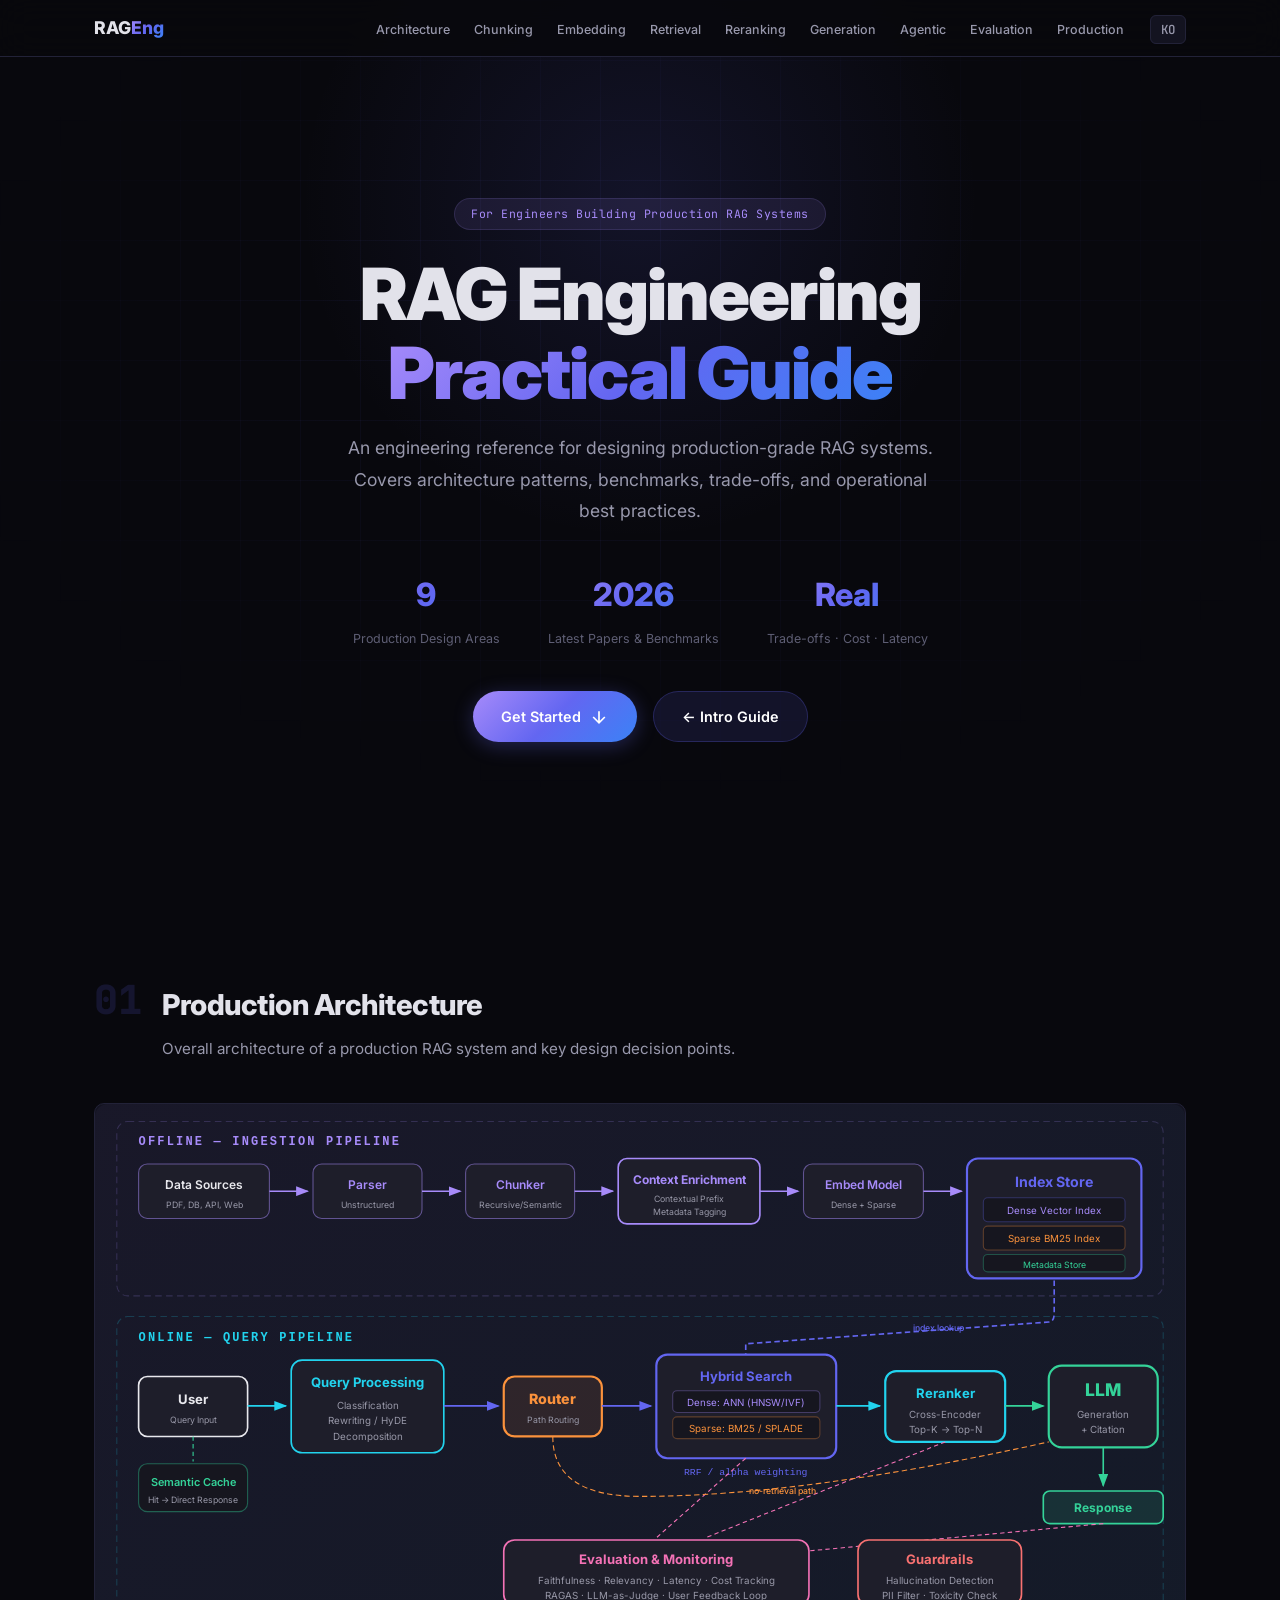
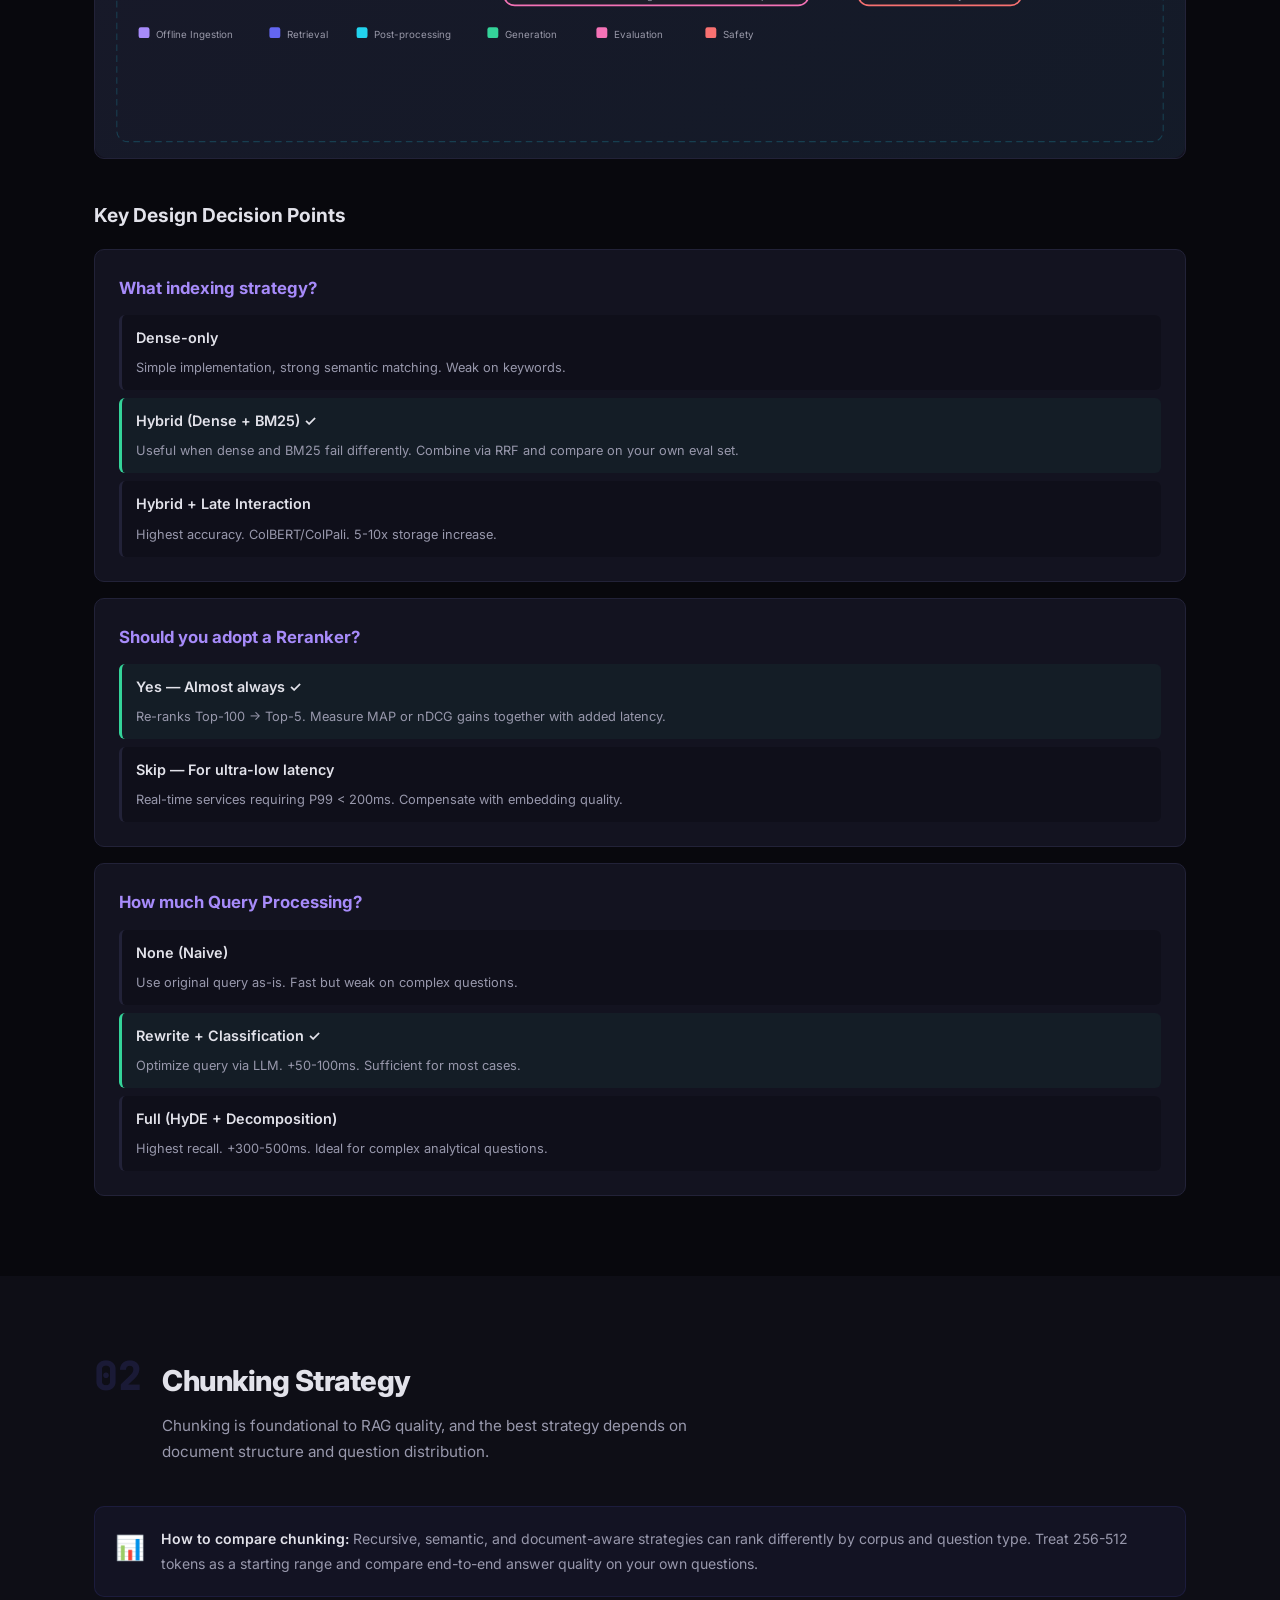
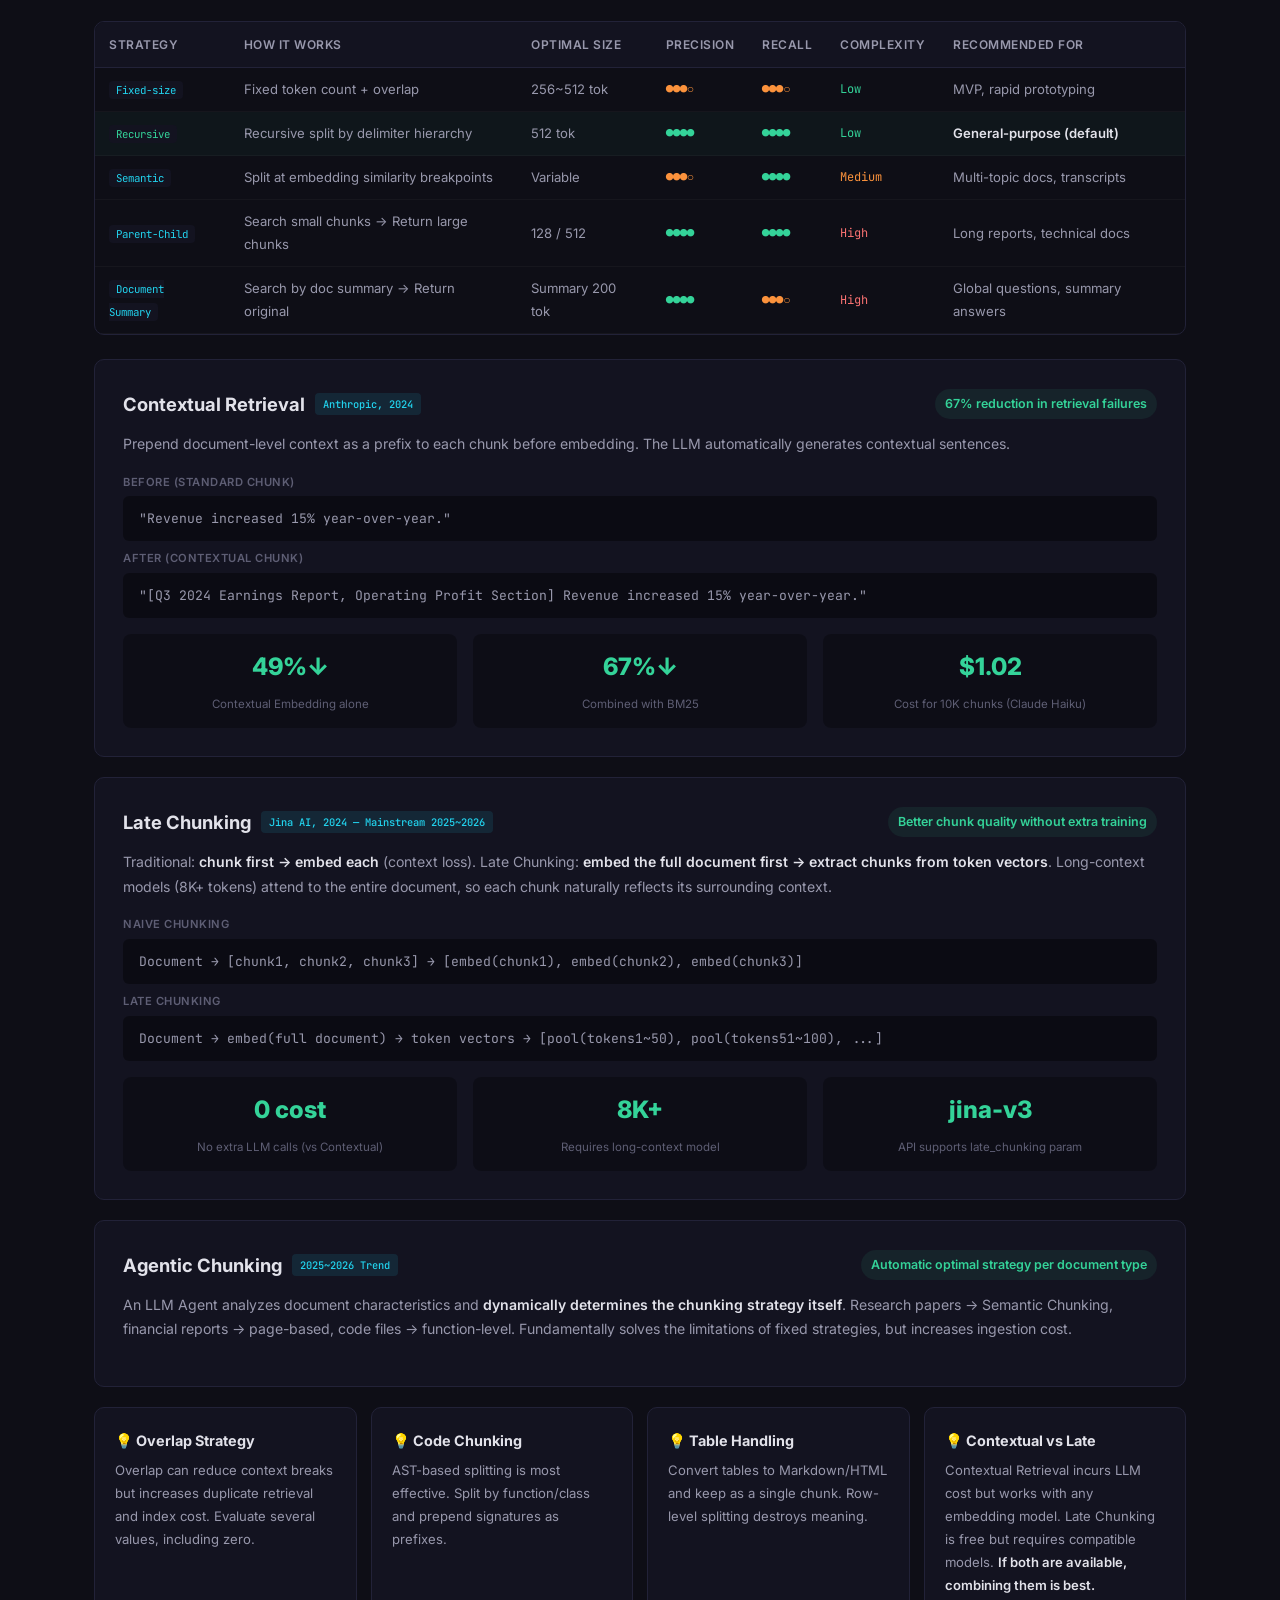
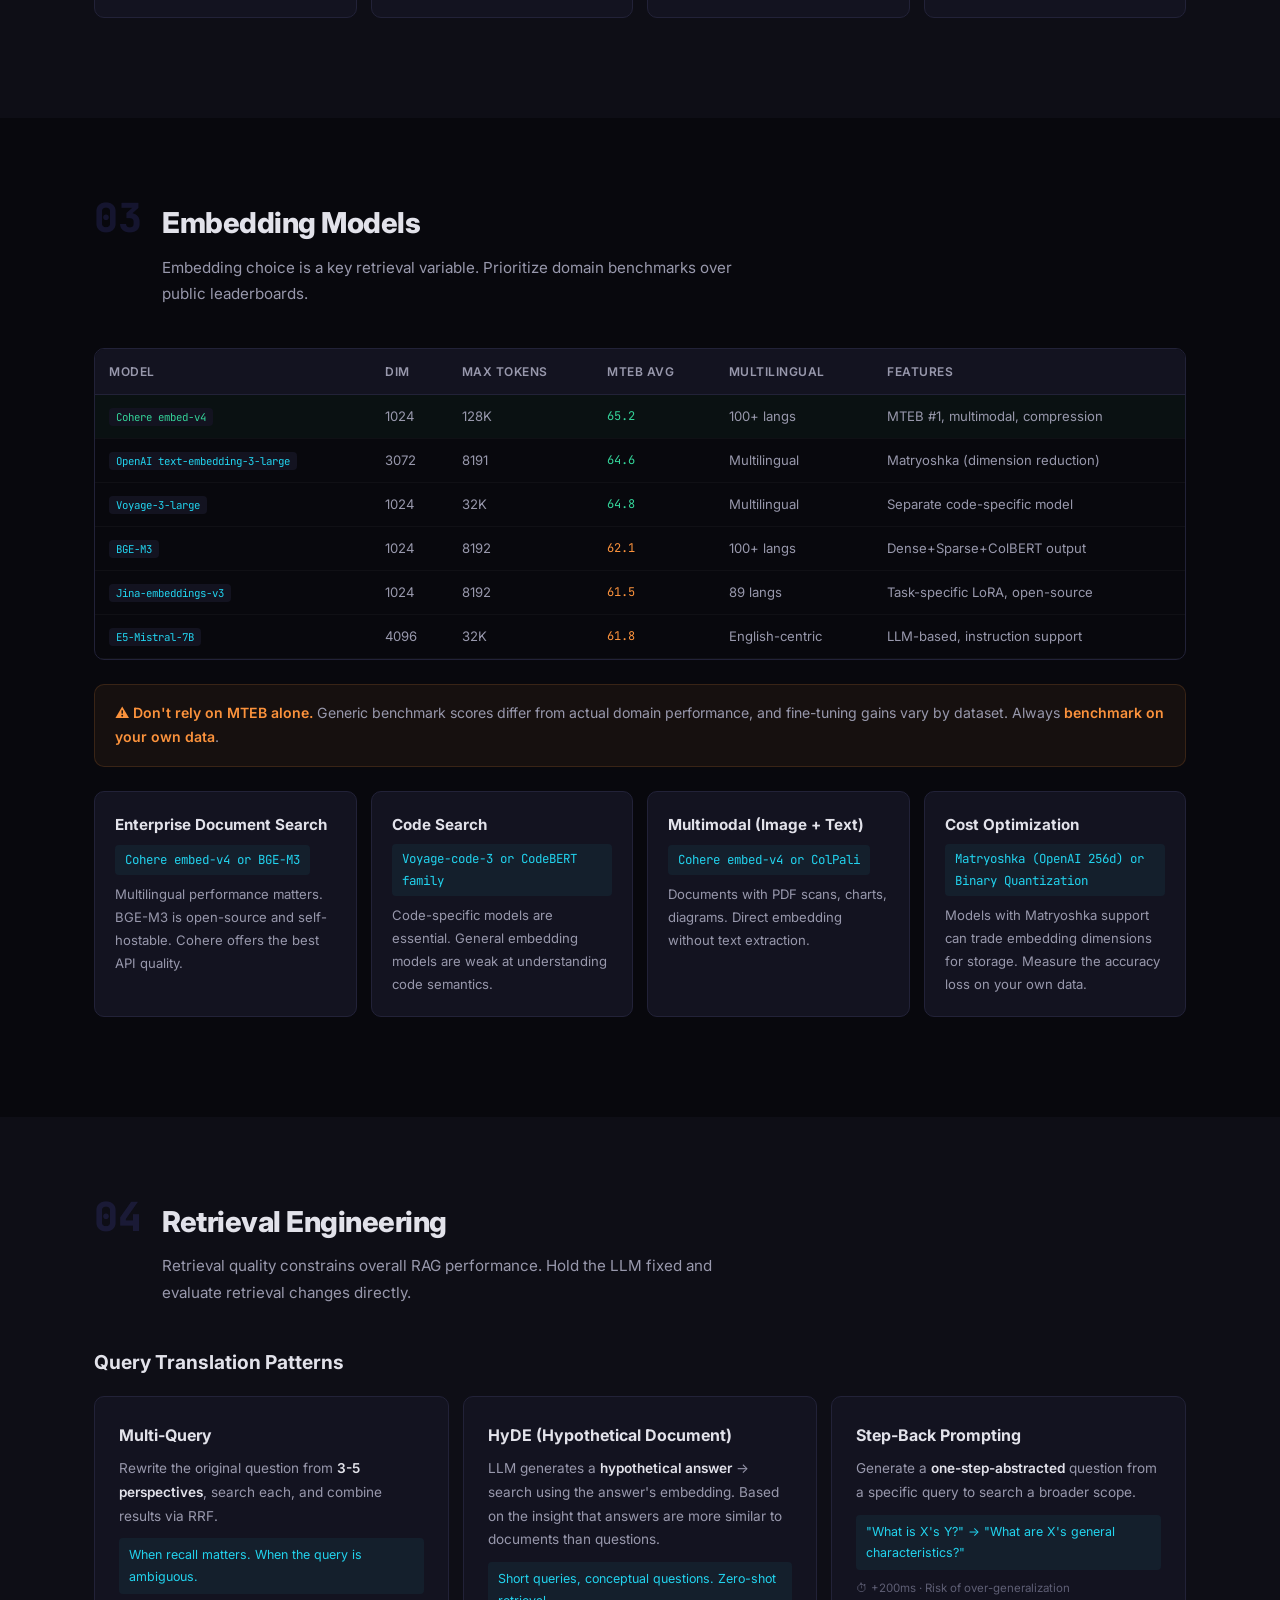
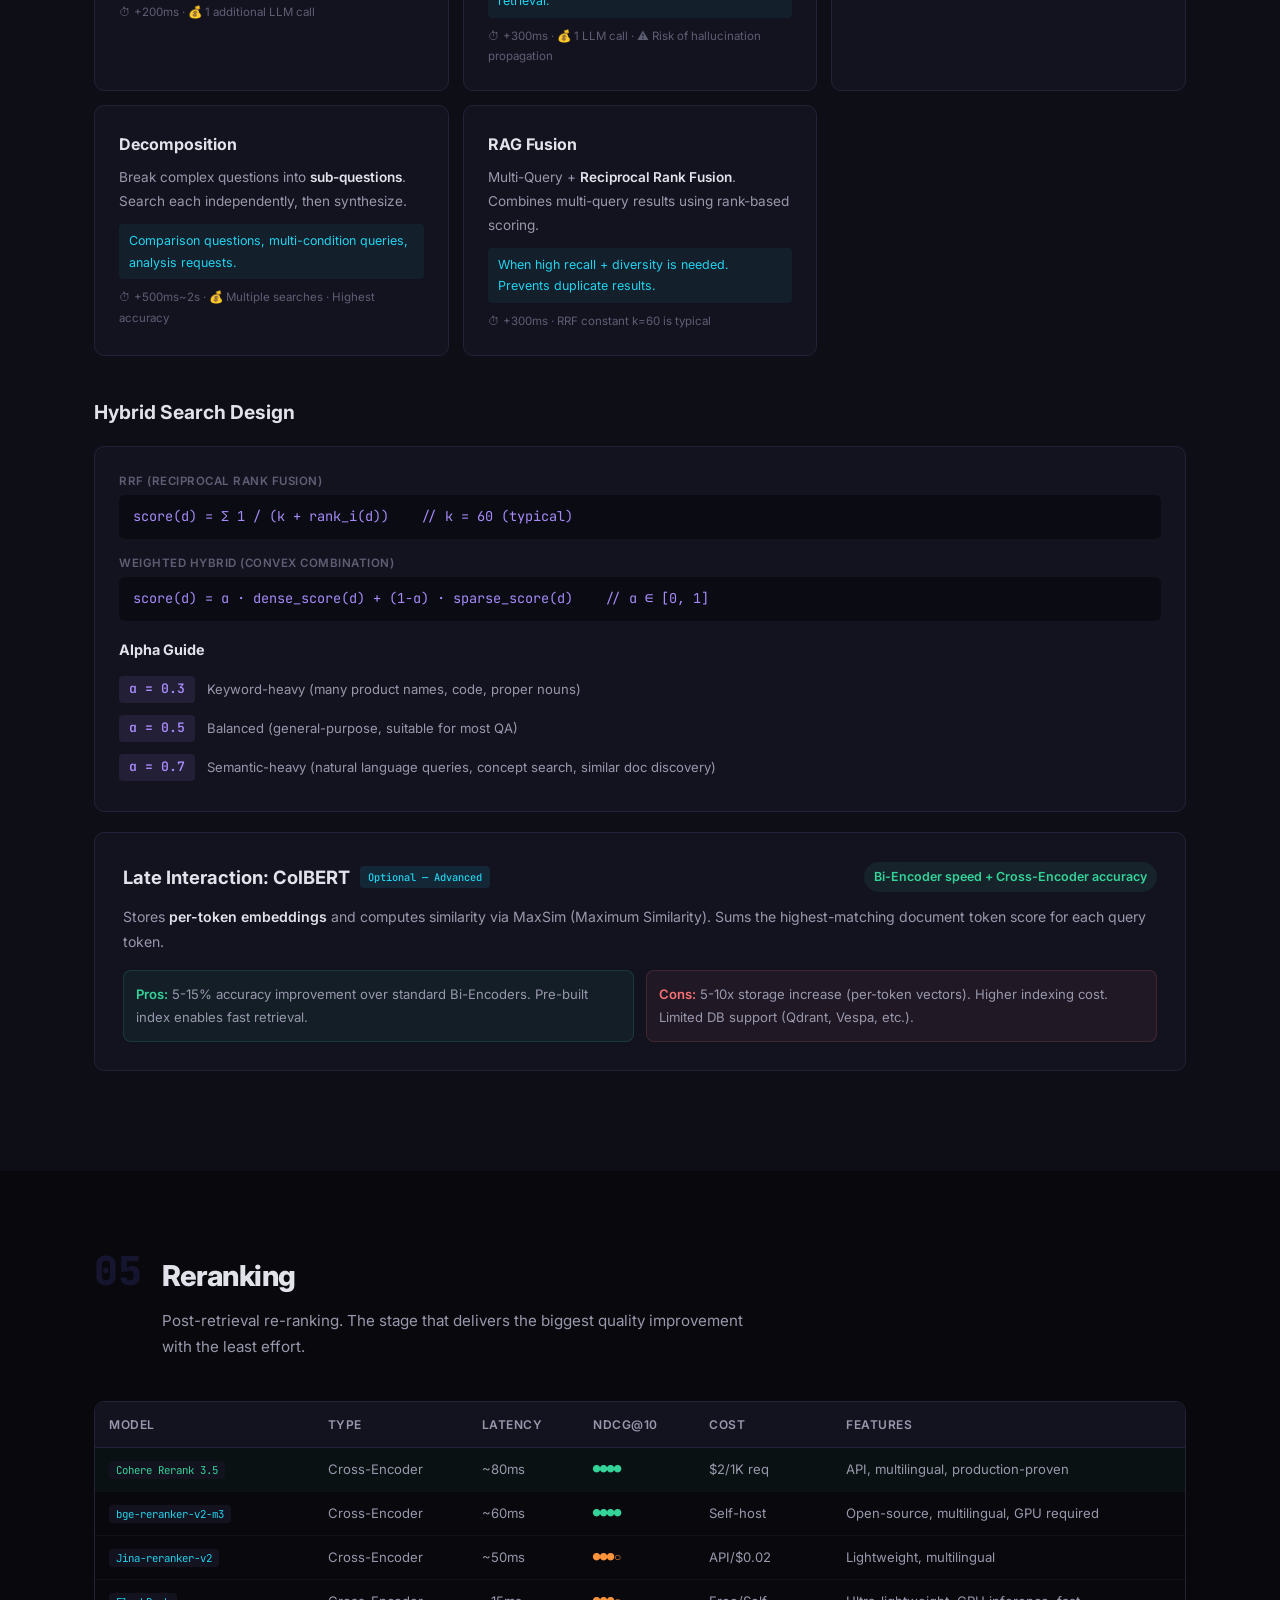
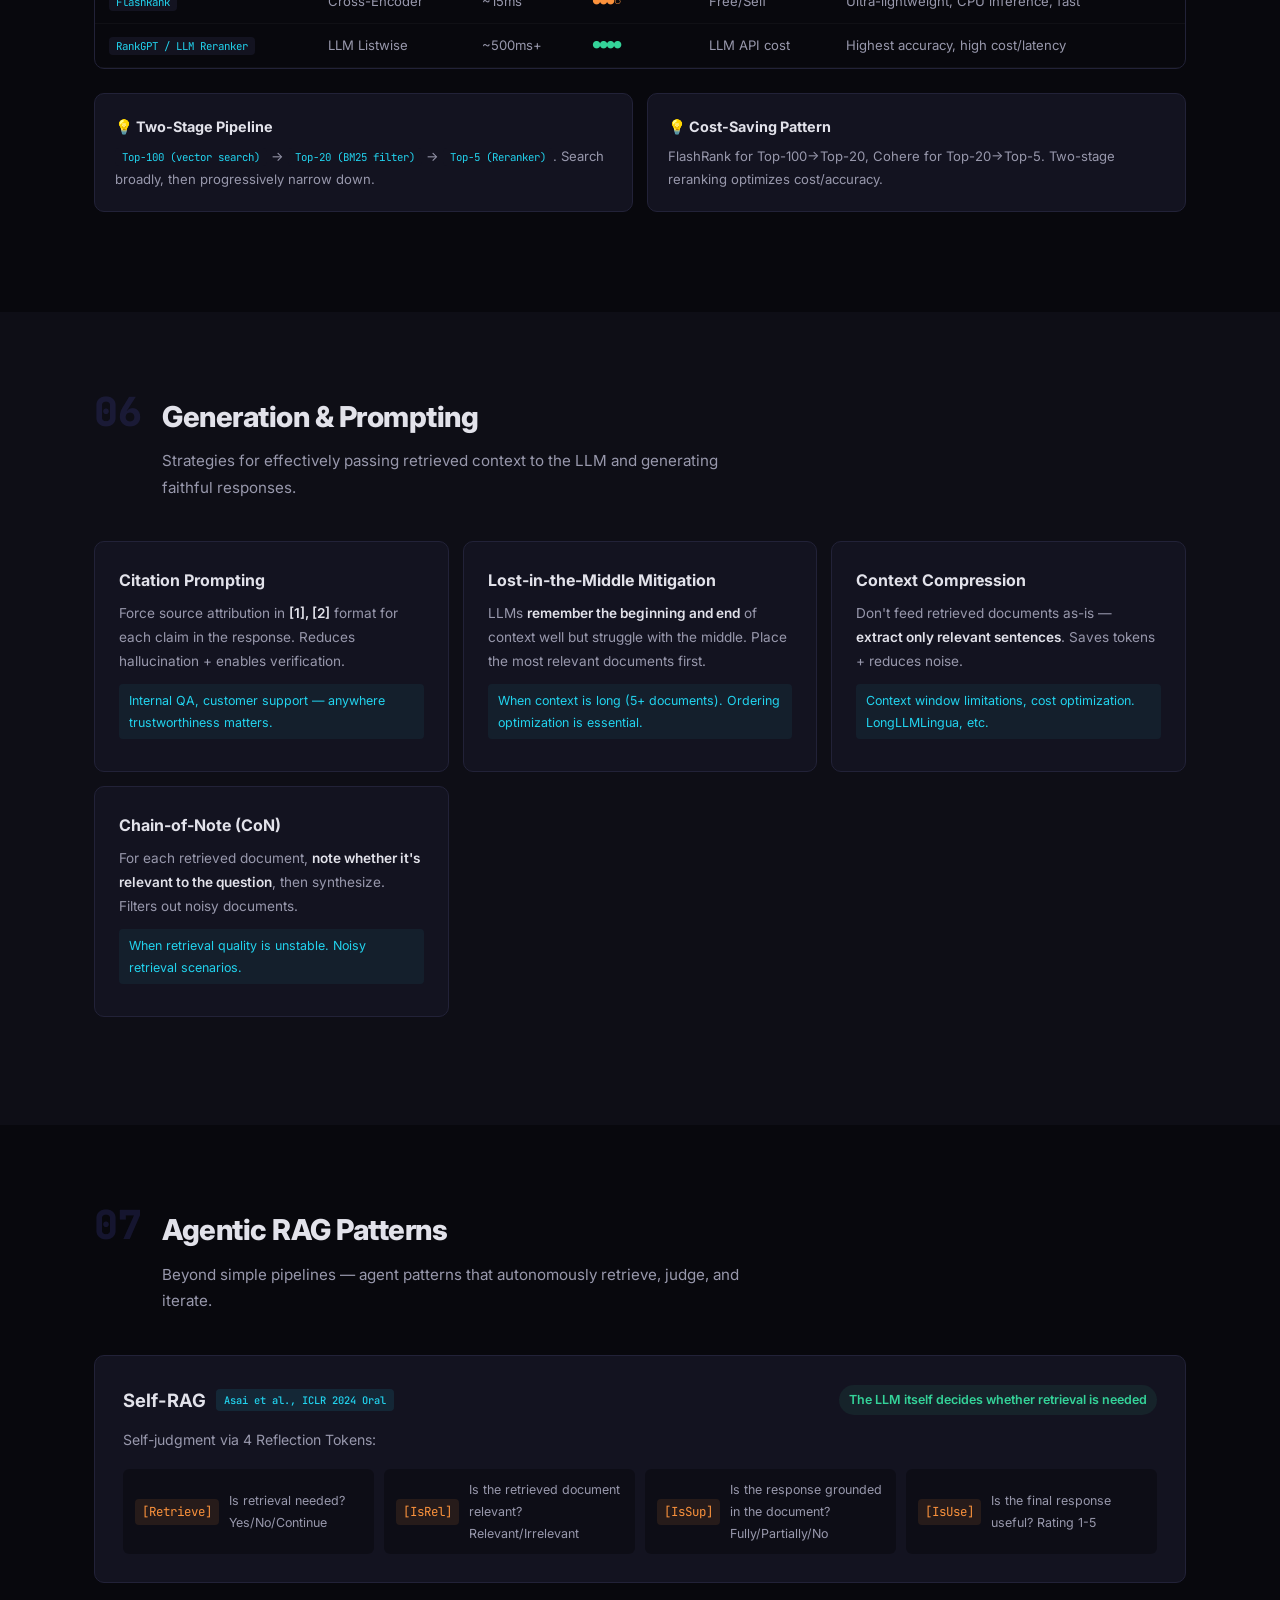
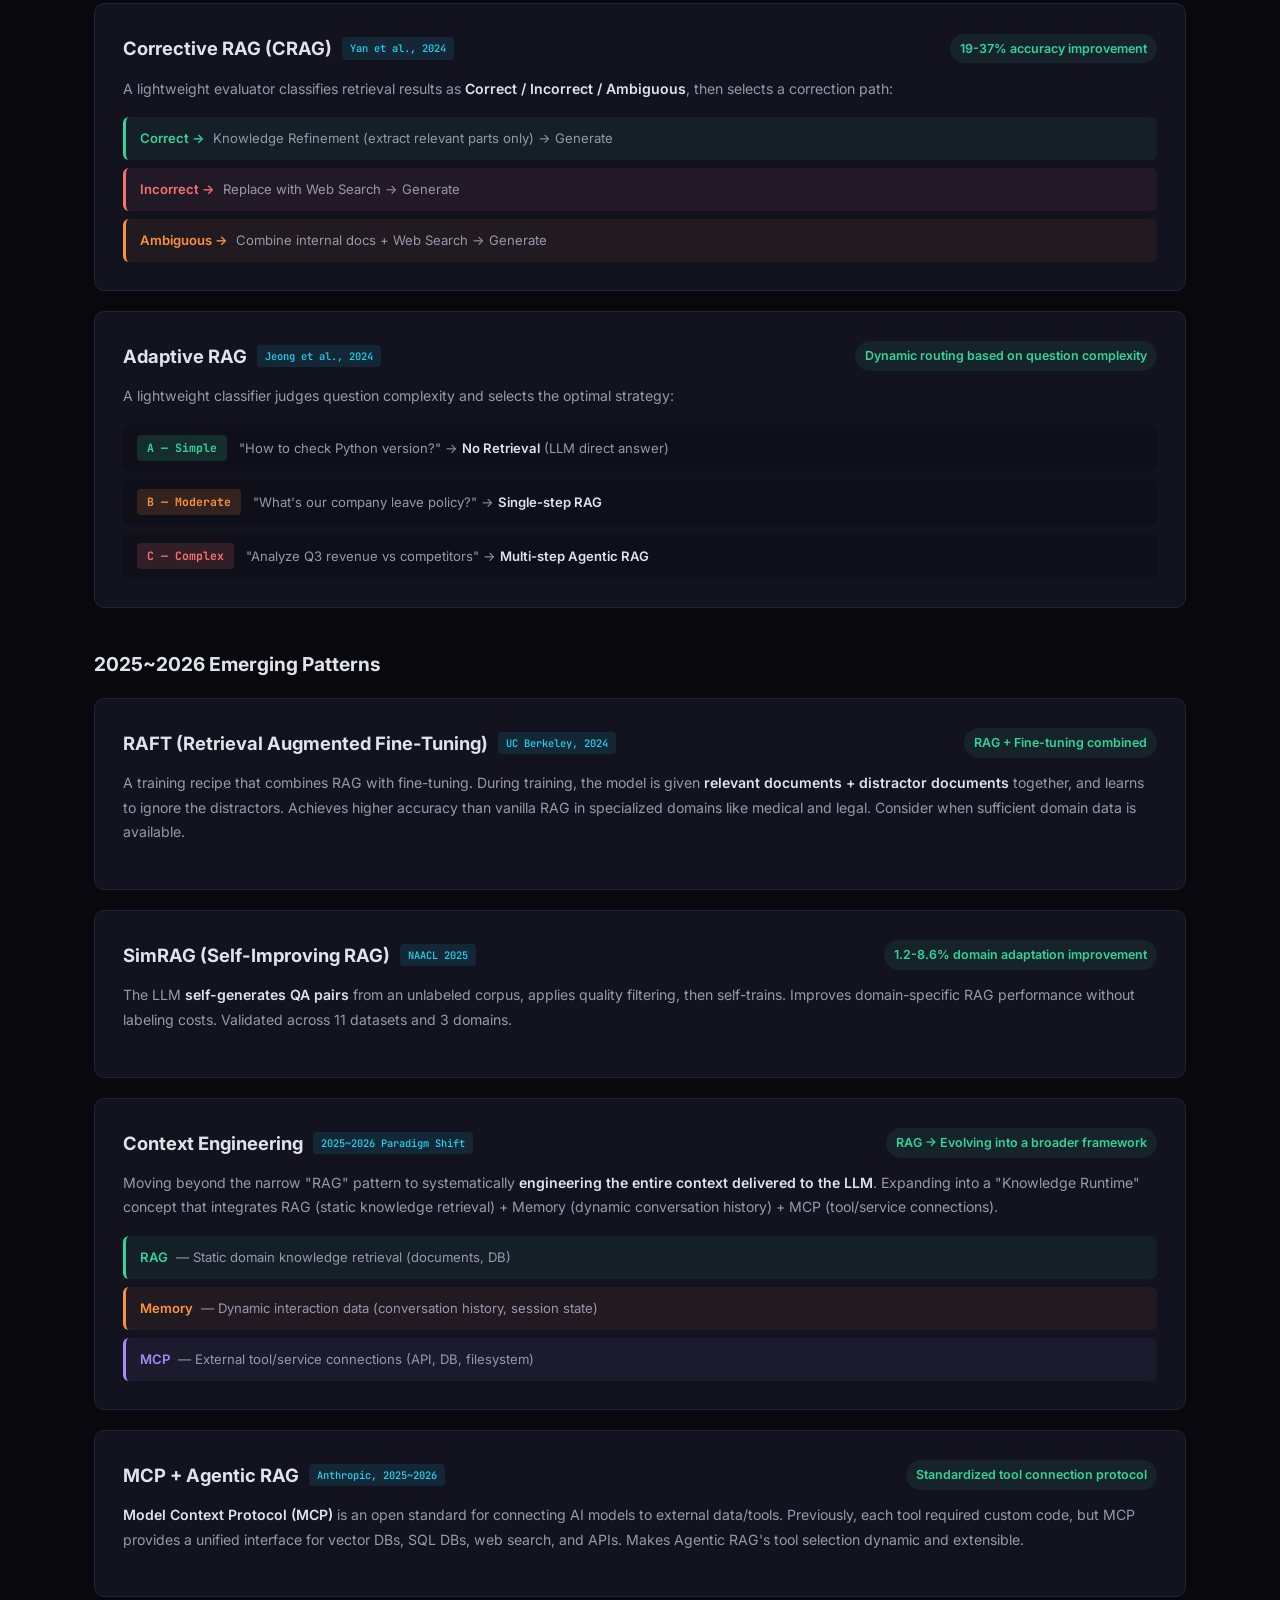
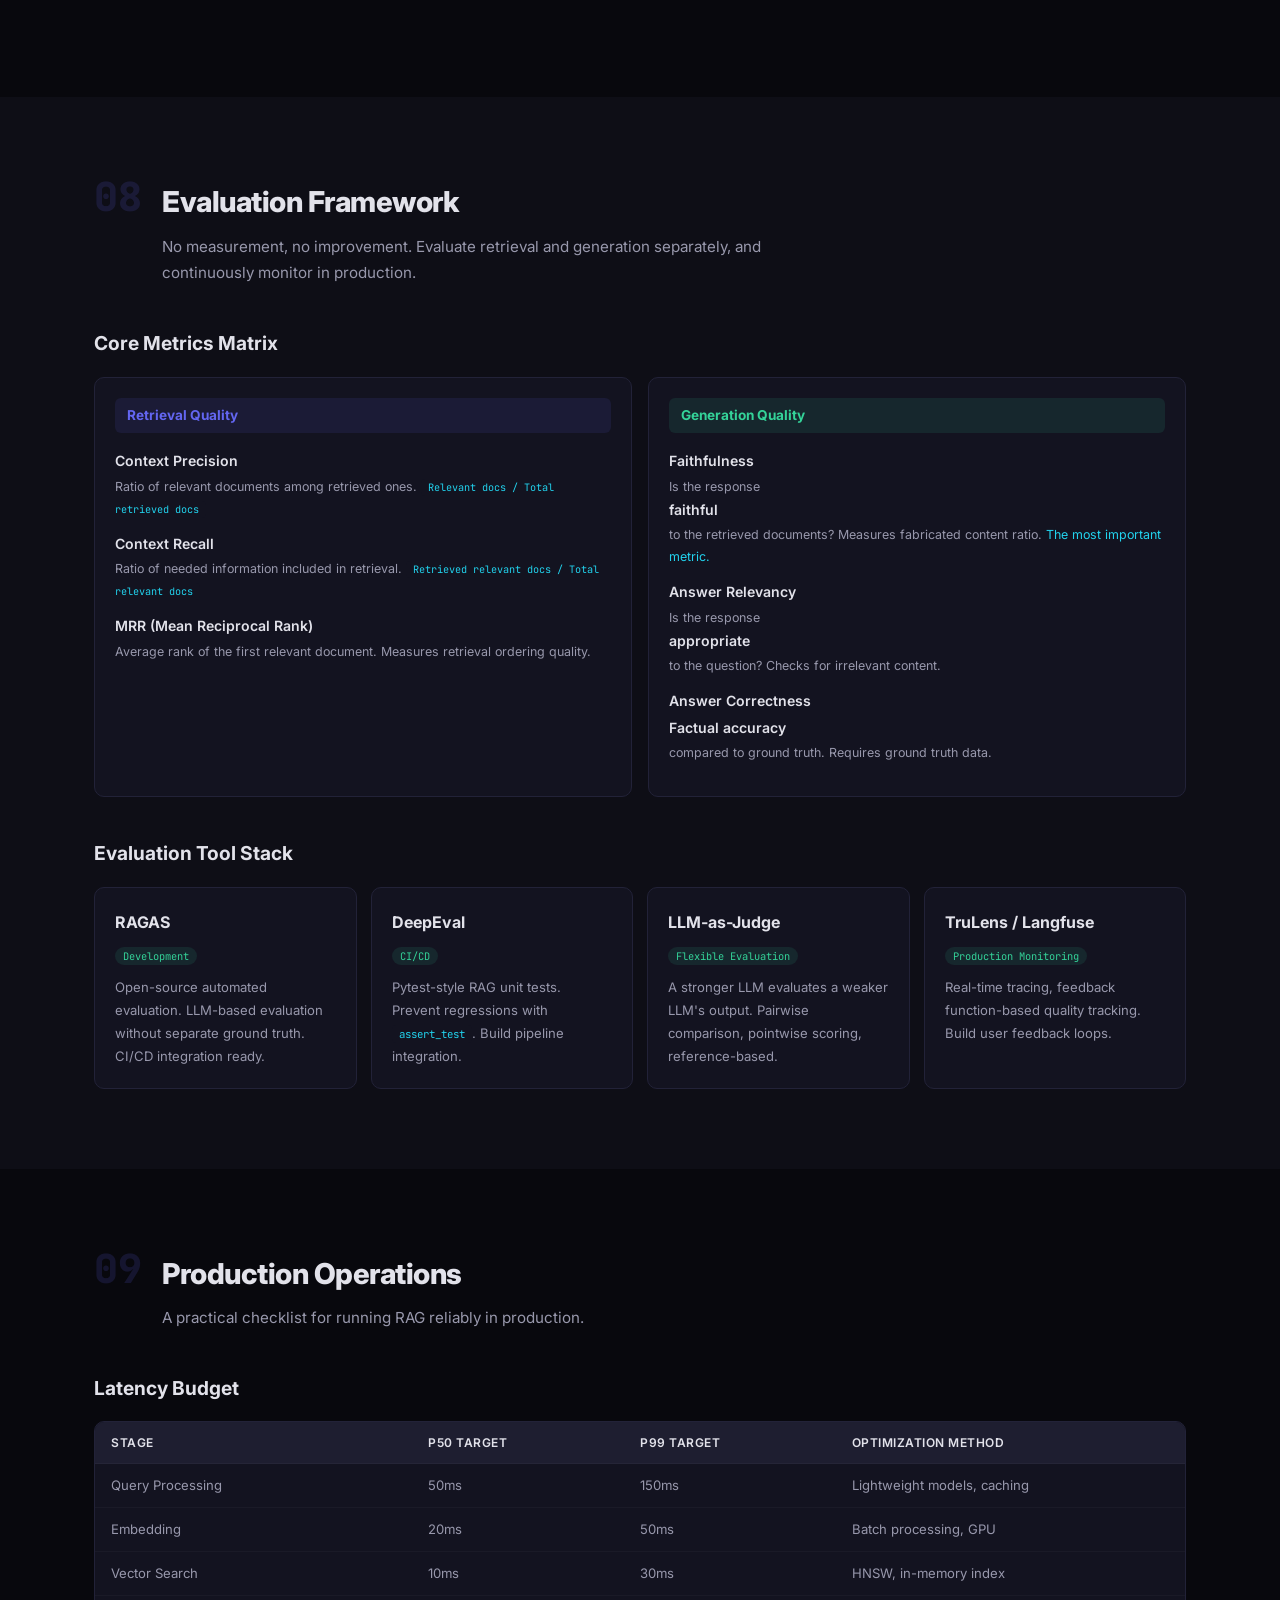
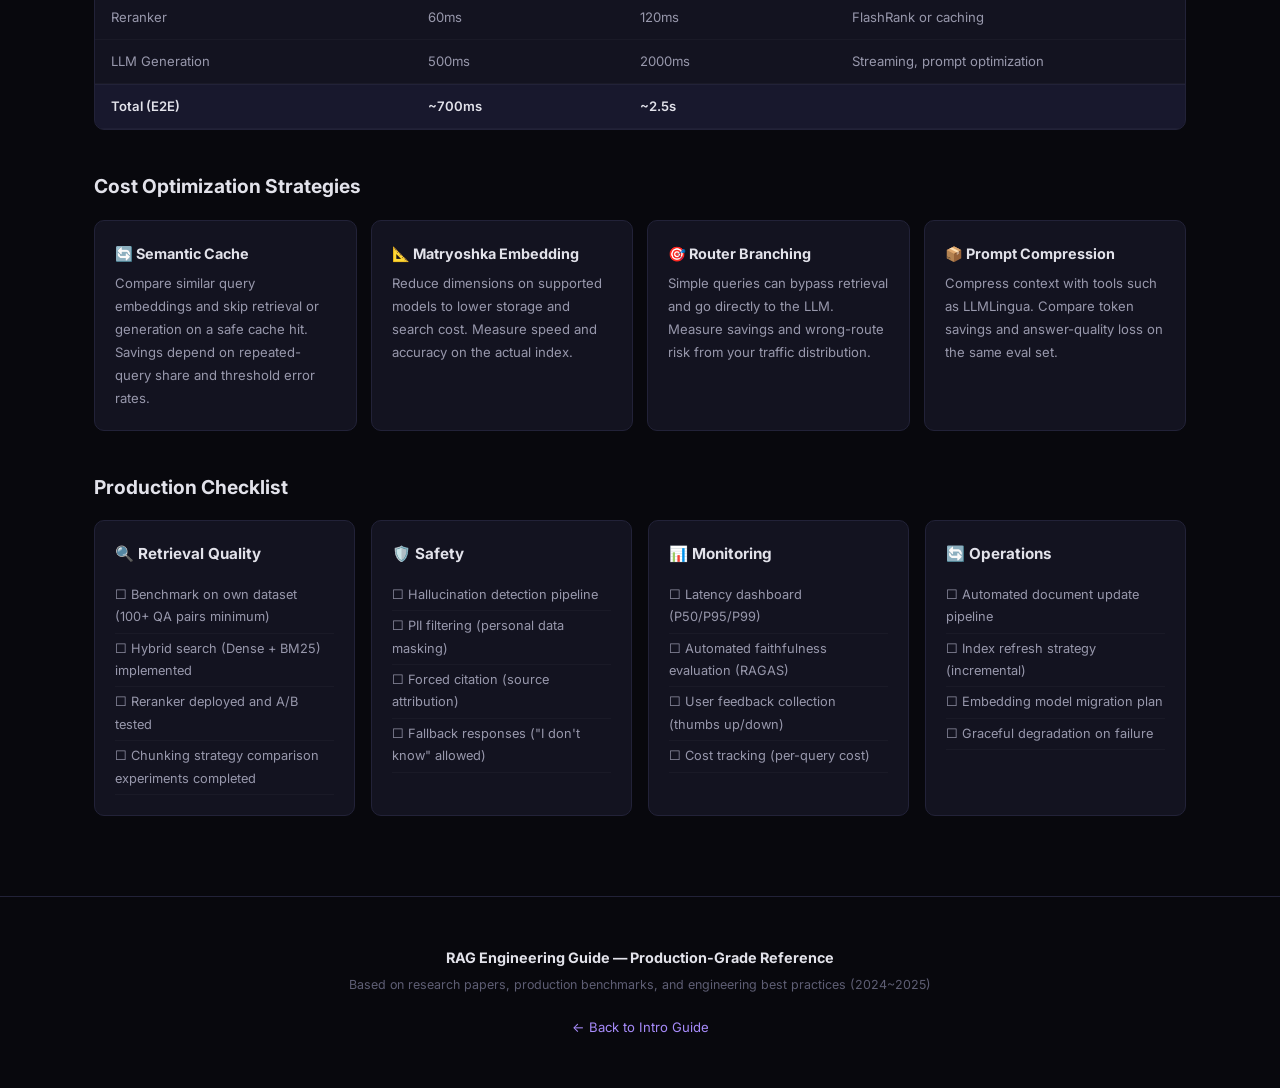
<file: en/expert/index.html>
<!DOCTYPE html>
<html lang="en">
<head>
  <meta charset="UTF-8">
  <meta name="viewport" content="width=device-width, initial-scale=1.0">
  <title>RAG Engineering Guide — Production-Grade Retrieval-Augmented Generation</title>
  <link rel="stylesheet" href="../../expert/styles.css">
  <link rel="preconnect" href="https://fonts.googleapis.com">
  <link href="https://fonts.googleapis.com/css2?family=Inter:wght@400;500;600;700;800;900&family=JetBrains+Mono:wght@400;500;600&display=swap" rel="stylesheet">
</head>
<body>

<!-- ====== NAV ====== -->
<nav class="nav" id="nav">
  <div class="nav-inner">
    <a href="#hero" class="nav-logo">RAG<span class="accent">Eng</span></a>
    <button class="nav-toggle" id="navToggle" aria-label="Menu">
      <span></span><span></span><span></span>
    </button>
    <ul class="nav-links" id="navLinks">
      <li><a href="#architecture">Architecture</a></li>
      <li><a href="#chunking">Chunking</a></li>
      <li><a href="#embedding">Embedding</a></li>
      <li><a href="#retrieval">Retrieval</a></li>
      <li><a href="#reranking">Reranking</a></li>
      <li><a href="#generation">Generation</a></li>
      <li><a href="#agentic">Agentic</a></li>
      <li><a href="#evaluation">Evaluation</a></li>
      <li><a href="#production">Production</a></li>
      <li><a href="../../expert/" class="lang-switch" title="한국어">KO</a></li>
    </ul>
  </div>
</nav>

<!-- ====== HERO ====== -->
<header class="hero" id="hero">
  <div class="hero-bg-grid"></div>
  <div class="container hero-content">
    <div class="hero-badge">For Engineers Building Production RAG Systems</div>
    <h1 class="hero-title">
      RAG Engineering<br><span class="gradient-text">Practical Guide</span>
    </h1>
    <p class="hero-subtitle">
      An engineering reference for designing production-grade RAG systems.<br>
      Covers architecture patterns, benchmarks, trade-offs, and operational best practices.
    </p>
    <div class="hero-stats">
      <div class="stat">
        <span class="stat-number">9</span>
        <span class="stat-label">Production Design Areas</span>
      </div>
      <div class="stat">
        <span class="stat-number">2026</span>
        <span class="stat-label">Latest Papers & Benchmarks</span>
      </div>
      <div class="stat">
        <span class="stat-number">Real</span>
        <span class="stat-label">Trade-offs · Cost · Latency</span>
      </div>
    </div>
    <div class="hero-cta-row">
      <a href="#architecture" class="hero-cta">
        <span>Get Started</span>
        <svg width="20" height="20" viewBox="0 0 24 24" fill="none" stroke="currentColor" stroke-width="2"><path d="M12 5v14M5 12l7 7 7-7"/></svg>
      </a>
      <a href="../" class="hero-cta hero-cta-outline">
        <span>&larr; Intro Guide</span>
      </a>
    </div>
  </div>
</header>

<!-- ====== 1. PRODUCTION ARCHITECTURE ====== -->
<section class="section" id="architecture">
  <div class="container">
    <div class="section-header">
      <span class="section-num">01</span>
      <div>
        <h2>Production Architecture</h2>
        <p class="section-desc">Overall architecture of a production RAG system and key design decision points.</p>
      </div>
    </div>

    <!-- Architecture Diagram -->
    <div class="arch-box reveal">
      <svg class="arch-svg" viewBox="0 0 1000 600" xmlns="http://www.w3.org/2000/svg">
        <defs>
          <linearGradient id="bgGrad" x1="0%" y1="0%" x2="100%" y2="100%">
            <stop offset="0%" stop-color="#a78bfa" stop-opacity="0.04"/>
            <stop offset="100%" stop-color="#22d3ee" stop-opacity="0.04"/>
          </linearGradient>
          <marker id="arr" markerWidth="8" markerHeight="6" refX="7" refY="3" orient="auto">
            <polygon points="0 0, 8 3, 0 6" fill="#6366f1"/>
          </marker>
          <marker id="arrG" markerWidth="8" markerHeight="6" refX="7" refY="3" orient="auto">
            <polygon points="0 0, 8 3, 0 6" fill="#34d399"/>
          </marker>
          <marker id="arrO" markerWidth="8" markerHeight="6" refX="7" refY="3" orient="auto">
            <polygon points="0 0, 8 3, 0 6" fill="#fb923c"/>
          </marker>
          <marker id="arrC" markerWidth="8" markerHeight="6" refX="7" refY="3" orient="auto">
            <polygon points="0 0, 8 3, 0 6" fill="#22d3ee"/>
          </marker>
          <marker id="arrP" markerWidth="8" markerHeight="6" refX="7" refY="3" orient="auto">
            <polygon points="0 0, 8 3, 0 6" fill="#a78bfa"/>
          </marker>
        </defs>
        <rect width="1000" height="600" rx="12" fill="url(#bgGrad)"/>

        <!-- ===== OFFLINE PIPELINE (Top) ===== -->
        <rect x="20" y="16" width="960" height="160" rx="10" fill="none" stroke="#a78bfa" stroke-opacity="0.2" stroke-width="1" stroke-dasharray="6 4"/>
        <text x="40" y="38" fill="#a78bfa" font-size="11" font-weight="700" letter-spacing="2" font-family="monospace">OFFLINE — INGESTION PIPELINE</text>

        <rect x="40" y="55" width="120" height="50" rx="8" fill="#1e1e2a" stroke="#a78bfa" stroke-opacity="0.5" stroke-width="1"/>
        <text x="100" y="78" text-anchor="middle" fill="#e8e8ed" font-size="11" font-weight="600">Data Sources</text>
        <text x="100" y="95" text-anchor="middle" fill="#9898a8" font-size="8">PDF, DB, API, Web</text>

        <line x1="160" y1="80" x2="195" y2="80" stroke="#a78bfa" stroke-width="1.5" marker-end="url(#arrP)"/>

        <rect x="200" y="55" width="100" height="50" rx="8" fill="#1e1e2a" stroke="#a78bfa" stroke-opacity="0.5" stroke-width="1"/>
        <text x="250" y="78" text-anchor="middle" fill="#a78bfa" font-size="11" font-weight="600">Parser</text>
        <text x="250" y="95" text-anchor="middle" fill="#9898a8" font-size="8">Unstructured</text>

        <line x1="300" y1="80" x2="335" y2="80" stroke="#a78bfa" stroke-width="1.5" marker-end="url(#arrP)"/>

        <rect x="340" y="55" width="100" height="50" rx="8" fill="#1e1e2a" stroke="#a78bfa" stroke-opacity="0.5" stroke-width="1"/>
        <text x="390" y="78" text-anchor="middle" fill="#a78bfa" font-size="11" font-weight="600">Chunker</text>
        <text x="390" y="95" text-anchor="middle" fill="#9898a8" font-size="8">Recursive/Semantic</text>

        <line x1="440" y1="80" x2="475" y2="80" stroke="#a78bfa" stroke-width="1.5" marker-end="url(#arrP)"/>

        <rect x="480" y="50" width="130" height="60" rx="8" fill="#1e1e2a" stroke="#a78bfa" stroke-width="1.5"/>
        <text x="545" y="73" text-anchor="middle" fill="#a78bfa" font-size="11" font-weight="700">Context Enrichment</text>
        <text x="545" y="90" text-anchor="middle" fill="#9898a8" font-size="8">Contextual Prefix</text>
        <text x="545" y="102" text-anchor="middle" fill="#9898a8" font-size="8">Metadata Tagging</text>

        <line x1="610" y1="80" x2="645" y2="80" stroke="#a78bfa" stroke-width="1.5" marker-end="url(#arrP)"/>

        <rect x="650" y="55" width="110" height="50" rx="8" fill="#1e1e2a" stroke="#a78bfa" stroke-opacity="0.5" stroke-width="1"/>
        <text x="705" y="78" text-anchor="middle" fill="#a78bfa" font-size="11" font-weight="600">Embed Model</text>
        <text x="705" y="95" text-anchor="middle" fill="#9898a8" font-size="8">Dense + Sparse</text>

        <line x1="760" y1="80" x2="795" y2="80" stroke="#a78bfa" stroke-width="1.5" marker-end="url(#arrP)"/>

        <!-- Vector Store -->
        <rect x="800" y="50" width="160" height="110" rx="10" fill="#1e1e2a" stroke="#6366f1" stroke-width="2"/>
        <text x="880" y="76" text-anchor="middle" fill="#6366f1" font-size="13" font-weight="700">Index Store</text>
        <rect x="815" y="86" width="130" height="22" rx="4" fill="#16161f" stroke="#6366f1" stroke-opacity="0.3" stroke-width="1"/>
        <text x="880" y="101" text-anchor="middle" fill="#a78bfa" font-size="9">Dense Vector Index</text>
        <rect x="815" y="112" width="130" height="22" rx="4" fill="#16161f" stroke="#fb923c" stroke-opacity="0.3" stroke-width="1"/>
        <text x="880" y="127" text-anchor="middle" fill="#fb923c" font-size="9">Sparse BM25 Index</text>
        <rect x="815" y="138" width="130" height="16" rx="4" fill="#16161f" stroke="#34d399" stroke-opacity="0.3" stroke-width="1"/>
        <text x="880" y="150" text-anchor="middle" fill="#34d399" font-size="8">Metadata Store</text>

        <!-- ===== ONLINE PIPELINE (Bottom) ===== -->
        <rect x="20" y="195" width="960" height="390" rx="10" fill="none" stroke="#22d3ee" stroke-opacity="0.2" stroke-width="1" stroke-dasharray="6 4"/>
        <text x="40" y="217" fill="#22d3ee" font-size="11" font-weight="700" letter-spacing="2" font-family="monospace">ONLINE — QUERY PIPELINE</text>

        <!-- User -->
        <rect x="40" y="250" width="100" height="55" rx="8" fill="#1e1e2a" stroke="#e8e8ed" stroke-width="1.5"/>
        <text x="90" y="275" text-anchor="middle" fill="#e8e8ed" font-size="12" font-weight="700">User</text>
        <text x="90" y="293" text-anchor="middle" fill="#9898a8" font-size="8">Query Input</text>

        <line x1="140" y1="277" x2="175" y2="277" stroke="#22d3ee" stroke-width="1.5" marker-end="url(#arrC)"/>

        <!-- Semantic Cache -->
        <rect x="40" y="330" width="100" height="44" rx="8" fill="#16161f" stroke="#34d399" stroke-opacity="0.4" stroke-width="1"/>
        <text x="90" y="350" text-anchor="middle" fill="#34d399" font-size="10" font-weight="600">Semantic Cache</text>
        <text x="90" y="366" text-anchor="middle" fill="#9898a8" font-size="8">Hit → Direct Response</text>
        <line x1="90" y1="305" x2="90" y2="328" stroke="#34d399" stroke-width="1" stroke-dasharray="4 3"/>

        <!-- Query Understanding -->
        <rect x="180" y="235" width="140" height="85" rx="10" fill="#1e1e2a" stroke="#22d3ee" stroke-width="1.5"/>
        <text x="250" y="260" text-anchor="middle" fill="#22d3ee" font-size="12" font-weight="700">Query Processing</text>
        <text x="250" y="280" text-anchor="middle" fill="#9898a8" font-size="9">Classification</text>
        <text x="250" y="294" text-anchor="middle" fill="#9898a8" font-size="9">Rewriting / HyDE</text>
        <text x="250" y="308" text-anchor="middle" fill="#9898a8" font-size="9">Decomposition</text>

        <line x1="320" y1="277" x2="370" y2="277" stroke="#6366f1" stroke-width="1.5" marker-end="url(#arr)"/>

        <!-- Router -->
        <rect x="375" y="250" width="90" height="55" rx="10" fill="#fb923c" fill-opacity="0.1" stroke="#fb923c" stroke-width="2"/>
        <text x="420" y="275" text-anchor="middle" fill="#fb923c" font-size="13" font-weight="800">Router</text>
        <text x="420" y="293" text-anchor="middle" fill="#9898a8" font-size="8">Path Routing</text>

        <!-- Router → Hybrid Search -->
        <line x1="465" y1="277" x2="510" y2="277" stroke="#6366f1" stroke-width="1.5" marker-end="url(#arr)"/>

        <!-- Hybrid Search -->
        <rect x="515" y="230" width="165" height="95" rx="10" fill="#1e1e2a" stroke="#6366f1" stroke-width="2"/>
        <text x="597" y="254" text-anchor="middle" fill="#6366f1" font-size="12" font-weight="700">Hybrid Search</text>
        <rect x="530" y="263" width="135" height="20" rx="4" fill="#16161f" stroke="#a78bfa" stroke-opacity="0.3" stroke-width="1"/>
        <text x="597" y="277" text-anchor="middle" fill="#a78bfa" font-size="9">Dense: ANN (HNSW/IVF)</text>
        <rect x="530" y="287" width="135" height="20" rx="4" fill="#16161f" stroke="#fb923c" stroke-opacity="0.3" stroke-width="1"/>
        <text x="597" y="301" text-anchor="middle" fill="#fb923c" font-size="9">Sparse: BM25 / SPLADE</text>

        <!-- Connect to Index Store -->
        <path d="M880 162 L880 192 Q880 200 875 200 L597 220 Q597 225 597 230" fill="none" stroke="#6366f1" stroke-width="1.5" stroke-dasharray="5 3"/>
        <text x="750" y="208" fill="#6366f1" font-size="8" font-weight="500">index lookup</text>

        <!-- Alpha label -->
        <text x="597" y="340" text-anchor="middle" fill="#6366f1" font-size="9" font-family="monospace">RRF / alpha weighting</text>

        <line x1="680" y1="277" x2="720" y2="277" stroke="#22d3ee" stroke-width="1.5" marker-end="url(#arrC)"/>

        <!-- Reranker -->
        <rect x="725" y="245" width="110" height="65" rx="10" fill="#1e1e2a" stroke="#22d3ee" stroke-width="2"/>
        <text x="780" y="270" text-anchor="middle" fill="#22d3ee" font-size="12" font-weight="700">Reranker</text>
        <text x="780" y="288" text-anchor="middle" fill="#9898a8" font-size="9">Cross-Encoder</text>
        <text x="780" y="302" text-anchor="middle" fill="#9898a8" font-size="9">Top-K → Top-N</text>

        <line x1="835" y1="277" x2="870" y2="277" stroke="#34d399" stroke-width="1.5" marker-end="url(#arrG)"/>

        <!-- LLM Generation -->
        <rect x="875" y="240" width="100" height="75" rx="12" fill="#1e1e2a" stroke="#34d399" stroke-width="2"/>
        <text x="925" y="268" text-anchor="middle" fill="#34d399" font-size="16" font-weight="800">LLM</text>
        <text x="925" y="288" text-anchor="middle" fill="#9898a8" font-size="9">Generation</text>
        <text x="925" y="302" text-anchor="middle" fill="#9898a8" font-size="9">+ Citation</text>

        <!-- Response -->
        <line x1="925" y1="315" x2="925" y2="350" stroke="#34d399" stroke-width="1.5" marker-end="url(#arrG)"/>
        <rect x="870" y="355" width="110" height="30" rx="6" fill="#34d399" fill-opacity="0.12" stroke="#34d399" stroke-width="1.5"/>
        <text x="925" y="374" text-anchor="middle" fill="#34d399" font-size="11" font-weight="700">Response</text>

        <!-- ===== Evaluation Layer (Bottom) ===== -->
        <rect x="375" y="400" width="280" height="60" rx="10" fill="#1e1e2a" stroke="#f472b6" stroke-width="1.5"/>
        <text x="515" y="422" text-anchor="middle" fill="#f472b6" font-size="12" font-weight="700">Evaluation & Monitoring</text>
        <text x="515" y="440" text-anchor="middle" fill="#9898a8" font-size="9">Faithfulness · Relevancy · Latency · Cost Tracking</text>
        <text x="515" y="454" text-anchor="middle" fill="#9898a8" font-size="9">RAGAS · LLM-as-Judge · User Feedback Loop</text>

        <!-- Dotted connections to eval -->
        <line x1="597" y1="325" x2="515" y2="398" stroke="#f472b6" stroke-width="1" stroke-dasharray="4 3"/>
        <line x1="780" y1="310" x2="560" y2="398" stroke="#f472b6" stroke-width="1" stroke-dasharray="4 3"/>
        <line x1="925" y1="385" x2="655" y2="410" stroke="#f472b6" stroke-width="1" stroke-dasharray="4 3"/>

        <!-- Guard Rails (Bottom Right) -->
        <rect x="700" y="400" width="150" height="60" rx="10" fill="#1e1e2a" stroke="#f87171" stroke-width="1.5"/>
        <text x="775" y="422" text-anchor="middle" fill="#f87171" font-size="12" font-weight="700">Guardrails</text>
        <text x="775" y="440" text-anchor="middle" fill="#9898a8" font-size="9">Hallucination Detection</text>
        <text x="775" y="454" text-anchor="middle" fill="#9898a8" font-size="9">PII Filter · Toxicity Check</text>

        <!-- Router → Direct LLM (no retrieval) path -->
        <path d="M420 305 Q 420 360 500 360 Q 650 360 875 310" fill="none" stroke="#fb923c" stroke-width="1" stroke-dasharray="5 3"/>
        <text x="600" y="358" fill="#fb923c" font-size="8" font-weight="500">no-retrieval path</text>

        <!-- Legend -->
        <rect x="40" y="480" width="10" height="10" rx="2" fill="#a78bfa"/>
        <text x="56" y="490" fill="#9898a8" font-size="9">Offline Ingestion</text>
        <rect x="160" y="480" width="10" height="10" rx="2" fill="#6366f1"/>
        <text x="176" y="490" fill="#9898a8" font-size="9">Retrieval</text>
        <rect x="240" y="480" width="10" height="10" rx="2" fill="#22d3ee"/>
        <text x="256" y="490" fill="#9898a8" font-size="9">Post-processing</text>
        <rect x="360" y="480" width="10" height="10" rx="2" fill="#34d399"/>
        <text x="376" y="490" fill="#9898a8" font-size="9">Generation</text>
        <rect x="460" y="480" width="10" height="10" rx="2" fill="#f472b6"/>
        <text x="476" y="490" fill="#9898a8" font-size="9">Evaluation</text>
        <rect x="560" y="480" width="10" height="10" rx="2" fill="#f87171"/>
        <text x="576" y="490" fill="#9898a8" font-size="9">Safety</text>
      </svg>
    </div>

    <!-- Key Design Decision Points -->
    <h3 class="sub-title reveal">Key Design Decision Points</h3>
    <div class="decision-grid reveal">
      <div class="decision-card">
        <div class="decision-q">What indexing strategy?</div>
        <div class="decision-options">
          <div class="opt">
            <strong>Dense-only</strong>
            <span>Simple implementation, strong semantic matching. Weak on keywords.</span>
          </div>
          <div class="opt recommended">
            <strong>Hybrid (Dense + BM25) ✓</strong>
            <span>Useful when dense and BM25 fail differently. Combine via RRF and compare on your own eval set.</span>
          </div>
          <div class="opt">
            <strong>Hybrid + Late Interaction</strong>
            <span>Highest accuracy. ColBERT/ColPali. 5-10x storage increase.</span>
          </div>
        </div>
      </div>
      <div class="decision-card">
        <div class="decision-q">Should you adopt a Reranker?</div>
        <div class="decision-options">
          <div class="opt recommended">
            <strong>Yes — Almost always ✓</strong>
            <span>Re-ranks Top-100 → Top-5. Measure MAP or nDCG gains together with added latency.</span>
          </div>
          <div class="opt">
            <strong>Skip — For ultra-low latency</strong>
            <span>Real-time services requiring P99 < 200ms. Compensate with embedding quality.</span>
          </div>
        </div>
      </div>
      <div class="decision-card">
        <div class="decision-q">How much Query Processing?</div>
        <div class="decision-options">
          <div class="opt">
            <strong>None (Naive)</strong>
            <span>Use original query as-is. Fast but weak on complex questions.</span>
          </div>
          <div class="opt recommended">
            <strong>Rewrite + Classification ✓</strong>
            <span>Optimize query via LLM. +50-100ms. Sufficient for most cases.</span>
          </div>
          <div class="opt">
            <strong>Full (HyDE + Decomposition)</strong>
            <span>Highest recall. +300-500ms. Ideal for complex analytical questions.</span>
          </div>
        </div>
      </div>
    </div>
  </div>
</section>

<!-- ====== 2. CHUNKING ====== -->
<section class="section alt" id="chunking">
  <div class="container">
    <div class="section-header">
      <span class="section-num">02</span>
      <div>
        <h2>Chunking Strategy</h2>
        <p class="section-desc">Chunking is foundational to RAG quality, and the best strategy depends on document structure and question distribution.</p>
      </div>
    </div>

    <div class="insight-box reveal">
      <div class="insight-icon">📊</div>
      <div class="insight-text">
        <strong>How to compare chunking:</strong> Recursive, semantic, and document-aware strategies can rank differently by corpus and question type. Treat 256-512 tokens as a starting range and compare end-to-end answer quality on your own questions.
      </div>
    </div>

    <!-- Chunking Comparison Table -->
    <div class="table-wrap reveal">
      <table class="data-table">
        <thead>
          <tr>
            <th>Strategy</th>
            <th>How It Works</th>
            <th>Optimal Size</th>
            <th>Precision</th>
            <th>Recall</th>
            <th>Complexity</th>
            <th>Recommended For</th>
          </tr>
        </thead>
        <tbody>
          <tr>
            <td><code>Fixed-size</code></td>
            <td>Fixed token count + overlap</td>
            <td>256~512 tok</td>
            <td class="score mid">●●●○</td>
            <td class="score mid">●●●○</td>
            <td class="score easy">Low</td>
            <td>MVP, rapid prototyping</td>
          </tr>
          <tr class="highlight-row">
            <td><code>Recursive</code></td>
            <td>Recursive split by delimiter hierarchy</td>
            <td>512 tok</td>
            <td class="score high">●●●●</td>
            <td class="score high">●●●●</td>
            <td class="score easy">Low</td>
            <td><strong>General-purpose (default)</strong></td>
          </tr>
          <tr>
            <td><code>Semantic</code></td>
            <td>Split at embedding similarity breakpoints</td>
            <td>Variable</td>
            <td class="score mid">●●●○</td>
            <td class="score high">●●●●</td>
            <td class="score medium">Medium</td>
            <td>Multi-topic docs, transcripts</td>
          </tr>
          <tr>
            <td><code>Parent-Child</code></td>
            <td>Search small chunks → Return large chunks</td>
            <td>128 / 512</td>
            <td class="score high">●●●●</td>
            <td class="score high">●●●●</td>
            <td class="score hard">High</td>
            <td>Long reports, technical docs</td>
          </tr>
          <tr>
            <td><code>Document Summary</code></td>
            <td>Search by doc summary → Return original</td>
            <td>Summary 200 tok</td>
            <td class="score high">●●●●</td>
            <td class="score mid">●●●○</td>
            <td class="score hard">High</td>
            <td>Global questions, summary answers</td>
          </tr>
        </tbody>
      </table>
    </div>

    <!-- Contextual Retrieval -->
    <div class="technique-deep reveal">
      <div class="deep-header">
        <h4>Contextual Retrieval <span class="badge">Anthropic, 2024</span></h4>
        <span class="impact">67% reduction in retrieval failures</span>
      </div>
      <p>Prepend document-level context as a prefix to each chunk before embedding. The LLM automatically generates contextual sentences.</p>
      <div class="code-block">
        <div class="code-label">Before (Standard Chunk)</div>
        <pre>"Revenue increased 15% year-over-year."</pre>
      </div>
      <div class="code-block">
        <div class="code-label">After (Contextual Chunk)</div>
        <pre>"[Q3 2024 Earnings Report, Operating Profit Section] Revenue increased 15% year-over-year."</pre>
      </div>
      <div class="metric-row">
        <div class="metric-item">
          <span class="metric-value">49%↓</span>
          <span class="metric-label">Contextual Embedding alone</span>
        </div>
        <div class="metric-item">
          <span class="metric-value">67%↓</span>
          <span class="metric-label">Combined with BM25</span>
        </div>
        <div class="metric-item">
          <span class="metric-value">$1.02</span>
          <span class="metric-label">Cost for 10K chunks (Claude Haiku)</span>
        </div>
      </div>
    </div>

    <!-- Late Chunking (2025~2026 New Technique) -->
    <div class="technique-deep reveal">
      <div class="deep-header">
        <h4>Late Chunking <span class="badge">Jina AI, 2024 — Mainstream 2025~2026</span></h4>
        <span class="impact">Better chunk quality without extra training</span>
      </div>
      <p>Traditional: <strong>chunk first → embed each</strong> (context loss). Late Chunking: <strong>embed the full document first → extract chunks from token vectors</strong>. Long-context models (8K+ tokens) attend to the entire document, so each chunk naturally reflects its surrounding context.</p>
      <div class="code-block">
        <div class="code-label">Naive Chunking</div>
        <pre>Document → [chunk1, chunk2, chunk3] → [embed(chunk1), embed(chunk2), embed(chunk3)]</pre>
      </div>
      <div class="code-block">
        <div class="code-label">Late Chunking</div>
        <pre>Document → embed(full document) → token vectors → [pool(tokens1~50), pool(tokens51~100), ...]</pre>
      </div>
      <div class="metric-row">
        <div class="metric-item">
          <span class="metric-value">0 cost</span>
          <span class="metric-label">No extra LLM calls (vs Contextual)</span>
        </div>
        <div class="metric-item">
          <span class="metric-value">8K+</span>
          <span class="metric-label">Requires long-context model</span>
        </div>
        <div class="metric-item">
          <span class="metric-value">jina-v3</span>
          <span class="metric-label">API supports late_chunking param</span>
        </div>
      </div>
    </div>

    <!-- Agentic Chunking -->
    <div class="technique-deep reveal">
      <div class="deep-header">
        <h4>Agentic Chunking <span class="badge">2025~2026 Trend</span></h4>
        <span class="impact">Automatic optimal strategy per document type</span>
      </div>
      <p>An LLM Agent analyzes document characteristics and <strong>dynamically determines the chunking strategy itself</strong>. Research papers → Semantic Chunking, financial reports → page-based, code files → function-level. Fundamentally solves the limitations of fixed strategies, but increases ingestion cost.</p>
    </div>

    <!-- Practical Tips -->
    <div class="tips-row reveal">
      <div class="tip">
        <div class="tip-title">💡 Overlap Strategy</div>
        <p>Overlap can reduce context breaks but increases duplicate retrieval and index cost. Evaluate several values, including zero.</p>
      </div>
      <div class="tip">
        <div class="tip-title">💡 Code Chunking</div>
        <p>AST-based splitting is most effective. Split by function/class and prepend signatures as prefixes.</p>
      </div>
      <div class="tip">
        <div class="tip-title">💡 Table Handling</div>
        <p>Convert tables to Markdown/HTML and keep as a single chunk. Row-level splitting destroys meaning.</p>
      </div>
      <div class="tip">
        <div class="tip-title">💡 Contextual vs Late</div>
        <p>Contextual Retrieval incurs LLM cost but works with any embedding model. Late Chunking is free but requires compatible models. <strong>If both are available, combining them is best.</strong></p>
      </div>
    </div>
  </div>
</section>

<!-- ====== 3. EMBEDDING ====== -->
<section class="section" id="embedding">
  <div class="container">
    <div class="section-header">
      <span class="section-num">03</span>
      <div>
        <h2>Embedding Models</h2>
        <p class="section-desc">Embedding choice is a key retrieval variable. Prioritize domain benchmarks over public leaderboards.</p>
      </div>
    </div>

    <!-- Model Comparison Table -->
    <div class="table-wrap reveal">
      <table class="data-table">
        <thead>
          <tr>
            <th>Model</th>
            <th>Dim</th>
            <th>Max Tokens</th>
            <th>MTEB Avg</th>
            <th>Multilingual</th>
            <th>Features</th>
          </tr>
        </thead>
        <tbody>
          <tr class="highlight-row">
            <td><code>Cohere embed-v4</code></td>
            <td>1024</td>
            <td>128K</td>
            <td class="score high">65.2</td>
            <td>100+ langs</td>
            <td>MTEB #1, multimodal, compression</td>
          </tr>
          <tr>
            <td><code>OpenAI text-embedding-3-large</code></td>
            <td>3072</td>
            <td>8191</td>
            <td class="score high">64.6</td>
            <td>Multilingual</td>
            <td>Matryoshka (dimension reduction)</td>
          </tr>
          <tr>
            <td><code>Voyage-3-large</code></td>
            <td>1024</td>
            <td>32K</td>
            <td class="score high">64.8</td>
            <td>Multilingual</td>
            <td>Separate code-specific model</td>
          </tr>
          <tr>
            <td><code>BGE-M3</code></td>
            <td>1024</td>
            <td>8192</td>
            <td class="score mid">62.1</td>
            <td>100+ langs</td>
            <td>Dense+Sparse+ColBERT output</td>
          </tr>
          <tr>
            <td><code>Jina-embeddings-v3</code></td>
            <td>1024</td>
            <td>8192</td>
            <td class="score mid">61.5</td>
            <td>89 langs</td>
            <td>Task-specific LoRA, open-source</td>
          </tr>
          <tr>
            <td><code>E5-Mistral-7B</code></td>
            <td>4096</td>
            <td>32K</td>
            <td class="score mid">61.8</td>
            <td>English-centric</td>
            <td>LLM-based, instruction support</td>
          </tr>
        </tbody>
      </table>
    </div>

    <div class="callout reveal">
      <strong>⚠️ Don't rely on MTEB alone.</strong> Generic benchmark scores differ from actual domain performance, and fine-tuning gains vary by dataset. Always <strong>benchmark on your own data</strong>.
    </div>

    <!-- Selection Guide -->
    <div class="guide-grid reveal">
      <div class="guide-card">
        <h4>Enterprise Document Search</h4>
        <div class="guide-rec">Cohere embed-v4 or BGE-M3</div>
        <p>Multilingual performance matters. BGE-M3 is open-source and self-hostable. Cohere offers the best API quality.</p>
      </div>
      <div class="guide-card">
        <h4>Code Search</h4>
        <div class="guide-rec">Voyage-code-3 or CodeBERT family</div>
        <p>Code-specific models are essential. General embedding models are weak at understanding code semantics.</p>
      </div>
      <div class="guide-card">
        <h4>Multimodal (Image + Text)</h4>
        <div class="guide-rec">Cohere embed-v4 or ColPali</div>
        <p>Documents with PDF scans, charts, diagrams. Direct embedding without text extraction.</p>
      </div>
      <div class="guide-card">
        <h4>Cost Optimization</h4>
        <div class="guide-rec">Matryoshka (OpenAI 256d) or Binary Quantization</div>
        <p>Models with Matryoshka support can trade embedding dimensions for storage. Measure the accuracy loss on your own data.</p>
      </div>
    </div>
  </div>
</section>

<!-- ====== 4. RETRIEVAL ====== -->
<section class="section alt" id="retrieval">
  <div class="container">
    <div class="section-header">
      <span class="section-num">04</span>
      <div>
        <h2>Retrieval Engineering</h2>
        <p class="section-desc">Retrieval quality constrains overall RAG performance. Hold the LLM fixed and evaluate retrieval changes directly.</p>
      </div>
    </div>

    <!-- Query Translation Patterns -->
    <h3 class="sub-title reveal">Query Translation Patterns</h3>
    <div class="pattern-grid reveal">
      <div class="pattern-card">
        <h4>Multi-Query</h4>
        <p>Rewrite the original question from <strong>3-5 perspectives</strong>, search each, and combine results via RRF.</p>
        <div class="when-use">When recall matters. When the query is ambiguous.</div>
        <div class="tradeoff">⏱ +200ms · 💰 1 additional LLM call</div>
      </div>
      <div class="pattern-card">
        <h4>HyDE (Hypothetical Document)</h4>
        <p>LLM generates a <strong>hypothetical answer</strong> → search using the answer's embedding. Based on the insight that answers are more similar to documents than questions.</p>
        <div class="when-use">Short queries, conceptual questions. Zero-shot retrieval.</div>
        <div class="tradeoff">⏱ +300ms · 💰 1 LLM call · ⚠️ Risk of hallucination propagation</div>
      </div>
      <div class="pattern-card">
        <h4>Step-Back Prompting</h4>
        <p>Generate a <strong>one-step-abstracted</strong> question from a specific query to search a broader scope.</p>
        <div class="when-use">"What is X's Y?" → "What are X's general characteristics?"</div>
        <div class="tradeoff">⏱ +200ms · Risk of over-generalization</div>
      </div>
      <div class="pattern-card">
        <h4>Decomposition</h4>
        <p>Break complex questions into <strong>sub-questions</strong>. Search each independently, then synthesize.</p>
        <div class="when-use">Comparison questions, multi-condition queries, analysis requests.</div>
        <div class="tradeoff">⏱ +500ms~2s · 💰 Multiple searches · Highest accuracy</div>
      </div>
      <div class="pattern-card">
        <h4>RAG Fusion</h4>
        <p>Multi-Query + <strong>Reciprocal Rank Fusion</strong>. Combines multi-query results using rank-based scoring.</p>
        <div class="when-use">When high recall + diversity is needed. Prevents duplicate results.</div>
        <div class="tradeoff">⏱ +300ms · RRF constant k=60 is typical</div>
      </div>
    </div>

    <!-- Hybrid Search -->
    <h3 class="sub-title reveal">Hybrid Search Design</h3>
    <div class="deep-section reveal">
      <div class="formula-box">
        <div class="formula-label">RRF (Reciprocal Rank Fusion)</div>
        <code class="formula">score(d) = Σ 1 / (k + rank_i(d)) &nbsp;&nbsp; // k = 60 (typical)</code>
      </div>
      <div class="formula-box">
        <div class="formula-label">Weighted Hybrid (Convex Combination)</div>
        <code class="formula">score(d) = α · dense_score(d) + (1-α) · sparse_score(d) &nbsp;&nbsp; // α ∈ [0, 1]</code>
      </div>
      <div class="alpha-guide">
        <h4>Alpha Guide</h4>
        <div class="alpha-row">
          <span class="alpha-val">α = 0.3</span>
          <span>Keyword-heavy (many product names, code, proper nouns)</span>
        </div>
        <div class="alpha-row">
          <span class="alpha-val">α = 0.5</span>
          <span>Balanced (general-purpose, suitable for most QA)</span>
        </div>
        <div class="alpha-row">
          <span class="alpha-val">α = 0.7</span>
          <span>Semantic-heavy (natural language queries, concept search, similar doc discovery)</span>
        </div>
      </div>
    </div>

    <!-- ColBERT -->
    <div class="technique-deep reveal">
      <div class="deep-header">
        <h4>Late Interaction: ColBERT <span class="badge">Optional — Advanced</span></h4>
        <span class="impact">Bi-Encoder speed + Cross-Encoder accuracy</span>
      </div>
      <p>Stores <strong>per-token embeddings</strong> and computes similarity via MaxSim (Maximum Similarity). Sums the highest-matching document token score for each query token.</p>
      <div class="tradeoff-box">
        <div class="trade-pro">
          <strong>Pros:</strong> 5-15% accuracy improvement over standard Bi-Encoders. Pre-built index enables fast retrieval.
        </div>
        <div class="trade-con">
          <strong>Cons:</strong> 5-10x storage increase (per-token vectors). Higher indexing cost. Limited DB support (Qdrant, Vespa, etc.).
        </div>
      </div>
    </div>
  </div>
</section>

<!-- ====== 5. RERANKING ====== -->
<section class="section" id="reranking">
  <div class="container">
    <div class="section-header">
      <span class="section-num">05</span>
      <div>
        <h2>Reranking</h2>
        <p class="section-desc">Post-retrieval re-ranking. The stage that delivers the biggest quality improvement with the least effort.</p>
      </div>
    </div>

    <div class="table-wrap reveal">
      <table class="data-table">
        <thead>
          <tr>
            <th>Model</th>
            <th>Type</th>
            <th>Latency</th>
            <th>NDCG@10</th>
            <th>Cost</th>
            <th>Features</th>
          </tr>
        </thead>
        <tbody>
          <tr class="highlight-row">
            <td><code>Cohere Rerank 3.5</code></td>
            <td>Cross-Encoder</td>
            <td>~80ms</td>
            <td class="score high">●●●●</td>
            <td>$2/1K req</td>
            <td>API, multilingual, production-proven</td>
          </tr>
          <tr>
            <td><code>bge-reranker-v2-m3</code></td>
            <td>Cross-Encoder</td>
            <td>~60ms</td>
            <td class="score high">●●●●</td>
            <td>Self-host</td>
            <td>Open-source, multilingual, GPU required</td>
          </tr>
          <tr>
            <td><code>Jina-reranker-v2</code></td>
            <td>Cross-Encoder</td>
            <td>~50ms</td>
            <td class="score mid">●●●○</td>
            <td>API/$0.02</td>
            <td>Lightweight, multilingual</td>
          </tr>
          <tr>
            <td><code>FlashRank</code></td>
            <td>Cross-Encoder</td>
            <td>~15ms</td>
            <td class="score mid">●●●○</td>
            <td>Free/Self</td>
            <td>Ultra-lightweight, CPU inference, fast</td>
          </tr>
          <tr>
            <td><code>RankGPT / LLM Reranker</code></td>
            <td>LLM Listwise</td>
            <td>~500ms+</td>
            <td class="score high">●●●●</td>
            <td>LLM API cost</td>
            <td>Highest accuracy, high cost/latency</td>
          </tr>
        </tbody>
      </table>
    </div>

    <div class="tips-row reveal">
      <div class="tip">
        <div class="tip-title">💡 Two-Stage Pipeline</div>
        <p><code>Top-100 (vector search)</code> → <code>Top-20 (BM25 filter)</code> → <code>Top-5 (Reranker)</code>. Search broadly, then progressively narrow down.</p>
      </div>
      <div class="tip">
        <div class="tip-title">💡 Cost-Saving Pattern</div>
        <p>FlashRank for Top-100→Top-20, Cohere for Top-20→Top-5. Two-stage reranking optimizes cost/accuracy.</p>
      </div>
    </div>
  </div>
</section>

<!-- ====== 6. GENERATION ====== -->
<section class="section alt" id="generation">
  <div class="container">
    <div class="section-header">
      <span class="section-num">06</span>
      <div>
        <h2>Generation & Prompting</h2>
        <p class="section-desc">Strategies for effectively passing retrieved context to the LLM and generating faithful responses.</p>
      </div>
    </div>

    <div class="pattern-grid reveal">
      <div class="pattern-card">
        <h4>Citation Prompting</h4>
        <p>Force source attribution in <strong>[1], [2]</strong> format for each claim in the response. Reduces hallucination + enables verification.</p>
        <div class="when-use">Internal QA, customer support — anywhere trustworthiness matters.</div>
      </div>
      <div class="pattern-card">
        <h4>Lost-in-the-Middle Mitigation</h4>
        <p>LLMs <strong>remember the beginning and end</strong> of context well but struggle with the middle. Place the most relevant documents first.</p>
        <div class="when-use">When context is long (5+ documents). Ordering optimization is essential.</div>
      </div>
      <div class="pattern-card">
        <h4>Context Compression</h4>
        <p>Don't feed retrieved documents as-is — <strong>extract only relevant sentences</strong>. Saves tokens + reduces noise.</p>
        <div class="when-use">Context window limitations, cost optimization. LongLLMLingua, etc.</div>
      </div>
      <div class="pattern-card">
        <h4>Chain-of-Note (CoN)</h4>
        <p>For each retrieved document, <strong>note whether it's relevant to the question</strong>, then synthesize. Filters out noisy documents.</p>
        <div class="when-use">When retrieval quality is unstable. Noisy retrieval scenarios.</div>
      </div>
    </div>
  </div>
</section>

<!-- ====== 7. AGENTIC RAG ====== -->
<section class="section" id="agentic">
  <div class="container">
    <div class="section-header">
      <span class="section-num">07</span>
      <div>
        <h2>Agentic RAG Patterns</h2>
        <p class="section-desc">Beyond simple pipelines — agent patterns that autonomously retrieve, judge, and iterate.</p>
      </div>
    </div>

    <!-- Self-RAG -->
    <div class="technique-deep reveal">
      <div class="deep-header">
        <h4>Self-RAG <span class="badge">Asai et al., ICLR 2024 Oral</span></h4>
        <span class="impact">The LLM itself decides whether retrieval is needed</span>
      </div>
      <p>Self-judgment via 4 Reflection Tokens:</p>
      <div class="token-grid">
        <div class="token-item">
          <code>[Retrieve]</code>
          <span>Is retrieval needed? Yes/No/Continue</span>
        </div>
        <div class="token-item">
          <code>[IsRel]</code>
          <span>Is the retrieved document relevant? Relevant/Irrelevant</span>
        </div>
        <div class="token-item">
          <code>[IsSup]</code>
          <span>Is the response grounded in the document? Fully/Partially/No</span>
        </div>
        <div class="token-item">
          <code>[IsUse]</code>
          <span>Is the final response useful? Rating 1-5</span>
        </div>
      </div>
    </div>

    <!-- CRAG -->
    <div class="technique-deep reveal">
      <div class="deep-header">
        <h4>Corrective RAG (CRAG) <span class="badge">Yan et al., 2024</span></h4>
        <span class="impact">19-37% accuracy improvement</span>
      </div>
      <p>A lightweight evaluator classifies retrieval results as <strong>Correct / Incorrect / Ambiguous</strong>, then selects a correction path:</p>
      <div class="crag-paths">
        <div class="crag-path correct">
          <strong>Correct →</strong> Knowledge Refinement (extract relevant parts only) → Generate
        </div>
        <div class="crag-path incorrect">
          <strong>Incorrect →</strong> Replace with Web Search → Generate
        </div>
        <div class="crag-path ambiguous">
          <strong>Ambiguous →</strong> Combine internal docs + Web Search → Generate
        </div>
      </div>
    </div>

    <!-- Adaptive RAG -->
    <div class="technique-deep reveal">
      <div class="deep-header">
        <h4>Adaptive RAG <span class="badge">Jeong et al., 2024</span></h4>
        <span class="impact">Dynamic routing based on question complexity</span>
      </div>
      <p>A lightweight classifier judges question complexity and selects the optimal strategy:</p>
      <div class="routing-table">
        <div class="route">
          <span class="route-level easy">A — Simple</span>
          <span>"How to check Python version?" → <strong>No Retrieval</strong> (LLM direct answer)</span>
        </div>
        <div class="route">
          <span class="route-level medium">B — Moderate</span>
          <span>"What's our company leave policy?" → <strong>Single-step RAG</strong></span>
        </div>
        <div class="route">
          <span class="route-level hard">C — Complex</span>
          <span>"Analyze Q3 revenue vs competitors" → <strong>Multi-step Agentic RAG</strong></span>
        </div>
      </div>
    </div>

    <!-- 2025~2026 New Patterns -->
    <h3 class="sub-title reveal">2025~2026 Emerging Patterns</h3>

    <div class="technique-deep reveal">
      <div class="deep-header">
        <h4>RAFT (Retrieval Augmented Fine-Tuning) <span class="badge">UC Berkeley, 2024</span></h4>
        <span class="impact">RAG + Fine-tuning combined</span>
      </div>
      <p>A training recipe that combines RAG with fine-tuning. During training, the model is given <strong>relevant documents + distractor documents</strong> together, and learns to ignore the distractors. Achieves higher accuracy than vanilla RAG in specialized domains like medical and legal. Consider when sufficient domain data is available.</p>
    </div>

    <div class="technique-deep reveal">
      <div class="deep-header">
        <h4>SimRAG (Self-Improving RAG) <span class="badge">NAACL 2025</span></h4>
        <span class="impact">1.2-8.6% domain adaptation improvement</span>
      </div>
      <p>The LLM <strong>self-generates QA pairs</strong> from an unlabeled corpus, applies quality filtering, then self-trains. Improves domain-specific RAG performance without labeling costs. Validated across 11 datasets and 3 domains.</p>
    </div>

    <div class="technique-deep reveal">
      <div class="deep-header">
        <h4>Context Engineering <span class="badge">2025~2026 Paradigm Shift</span></h4>
        <span class="impact">RAG → Evolving into a broader framework</span>
      </div>
      <p>Moving beyond the narrow "RAG" pattern to systematically <strong>engineering the entire context delivered to the LLM</strong>. Expanding into a "Knowledge Runtime" concept that integrates RAG (static knowledge retrieval) + Memory (dynamic conversation history) + MCP (tool/service connections).</p>
      <div class="crag-paths">
        <div class="crag-path correct">
          <strong>RAG</strong> — Static domain knowledge retrieval (documents, DB)
        </div>
        <div class="crag-path ambiguous">
          <strong>Memory</strong> — Dynamic interaction data (conversation history, session state)
        </div>
        <div class="crag-path incorrect" style="border-left-color:var(--purple);background:rgba(167,139,250,.06);">
          <strong style="color:var(--purple);">MCP</strong> — External tool/service connections (API, DB, filesystem)
        </div>
      </div>
    </div>

    <div class="technique-deep reveal">
      <div class="deep-header">
        <h4>MCP + Agentic RAG <span class="badge">Anthropic, 2025~2026</span></h4>
        <span class="impact">Standardized tool connection protocol</span>
      </div>
      <p><strong>Model Context Protocol (MCP)</strong> is an open standard for connecting AI models to external data/tools. Previously, each tool required custom code, but MCP provides a unified interface for vector DBs, SQL DBs, web search, and APIs. Makes Agentic RAG's tool selection dynamic and extensible.</p>
    </div>
  </div>
</section>

<!-- ====== 8. EVALUATION ====== -->
<section class="section alt" id="evaluation">
  <div class="container">
    <div class="section-header">
      <span class="section-num">08</span>
      <div>
        <h2>Evaluation Framework</h2>
        <p class="section-desc">No measurement, no improvement. Evaluate retrieval and generation separately, and continuously monitor in production.</p>
      </div>
    </div>

    <!-- Metrics 2x2 Grid -->
    <h3 class="sub-title reveal">Core Metrics Matrix</h3>
    <div class="eval-matrix reveal">
      <div class="eval-quadrant">
        <div class="quad-header retrieval-header">Retrieval Quality</div>
        <div class="eval-metric">
          <strong>Context Precision</strong>
          <p>Ratio of relevant documents among retrieved ones. <code>Relevant docs / Total retrieved docs</code></p>
        </div>
        <div class="eval-metric">
          <strong>Context Recall</strong>
          <p>Ratio of needed information included in retrieval. <code>Retrieved relevant docs / Total relevant docs</code></p>
        </div>
        <div class="eval-metric">
          <strong>MRR (Mean Reciprocal Rank)</strong>
          <p>Average rank of the first relevant document. Measures retrieval ordering quality.</p>
        </div>
      </div>
      <div class="eval-quadrant">
        <div class="quad-header generation-header">Generation Quality</div>
        <div class="eval-metric">
          <strong>Faithfulness</strong>
          <p>Is the response <strong>faithful</strong> to the retrieved documents? Measures fabricated content ratio. <em>The most important metric.</em></p>
        </div>
        <div class="eval-metric">
          <strong>Answer Relevancy</strong>
          <p>Is the response <strong>appropriate</strong> to the question? Checks for irrelevant content.</p>
        </div>
        <div class="eval-metric">
          <strong>Answer Correctness</strong>
          <p><strong>Factual accuracy</strong> compared to ground truth. Requires ground truth data.</p>
        </div>
      </div>
    </div>

    <!-- Evaluation Tools -->
    <h3 class="sub-title reveal">Evaluation Tool Stack</h3>
    <div class="tool-stack reveal">
      <div class="tool-item">
        <h4>RAGAS</h4>
        <span class="tool-tag">Development</span>
        <p>Open-source automated evaluation. LLM-based evaluation without separate ground truth. CI/CD integration ready.</p>
      </div>
      <div class="tool-item">
        <h4>DeepEval</h4>
        <span class="tool-tag">CI/CD</span>
        <p>Pytest-style RAG unit tests. Prevent regressions with <code>assert_test</code>. Build pipeline integration.</p>
      </div>
      <div class="tool-item">
        <h4>LLM-as-Judge</h4>
        <span class="tool-tag">Flexible Evaluation</span>
        <p>A stronger LLM evaluates a weaker LLM's output. Pairwise comparison, pointwise scoring, reference-based.</p>
      </div>
      <div class="tool-item">
        <h4>TruLens / Langfuse</h4>
        <span class="tool-tag">Production Monitoring</span>
        <p>Real-time tracing, feedback function-based quality tracking. Build user feedback loops.</p>
      </div>
    </div>
  </div>
</section>

<!-- ====== 9. PRODUCTION ====== -->
<section class="section" id="production">
  <div class="container">
    <div class="section-header">
      <span class="section-num">09</span>
      <div>
        <h2>Production Operations</h2>
        <p class="section-desc">A practical checklist for running RAG reliably in production.</p>
      </div>
    </div>

    <!-- Latency Budget -->
    <h3 class="sub-title reveal">Latency Budget</h3>
    <div class="latency-budget reveal">
      <div class="budget-row header-row">
        <span>Stage</span>
        <span>P50 Target</span>
        <span>P99 Target</span>
        <span>Optimization Method</span>
      </div>
      <div class="budget-row">
        <span>Query Processing</span>
        <span>50ms</span>
        <span>150ms</span>
        <span>Lightweight models, caching</span>
      </div>
      <div class="budget-row">
        <span>Embedding</span>
        <span>20ms</span>
        <span>50ms</span>
        <span>Batch processing, GPU</span>
      </div>
      <div class="budget-row">
        <span>Vector Search</span>
        <span>10ms</span>
        <span>30ms</span>
        <span>HNSW, in-memory index</span>
      </div>
      <div class="budget-row">
        <span>Reranker</span>
        <span>60ms</span>
        <span>120ms</span>
        <span>FlashRank or caching</span>
      </div>
      <div class="budget-row">
        <span>LLM Generation</span>
        <span>500ms</span>
        <span>2000ms</span>
        <span>Streaming, prompt optimization</span>
      </div>
      <div class="budget-row total-row">
        <span><strong>Total (E2E)</strong></span>
        <span><strong>~700ms</strong></span>
        <span><strong>~2.5s</strong></span>
        <span></span>
      </div>
    </div>

    <!-- Cost Optimization -->
    <h3 class="sub-title reveal">Cost Optimization Strategies</h3>
    <div class="tips-row reveal">
      <div class="tip">
        <div class="tip-title">🔄 Semantic Cache</div>
        <p>Compare similar query embeddings and skip retrieval or generation on a safe cache hit. Savings depend on repeated-query share and threshold error rates.</p>
      </div>
      <div class="tip">
        <div class="tip-title">📐 Matryoshka Embedding</div>
        <p>Reduce dimensions on supported models to lower storage and search cost. Measure speed and accuracy on the actual index.</p>
      </div>
      <div class="tip">
        <div class="tip-title">🎯 Router Branching</div>
        <p>Simple queries can bypass retrieval and go directly to the LLM. Measure savings and wrong-route risk from your traffic distribution.</p>
      </div>
      <div class="tip">
        <div class="tip-title">📦 Prompt Compression</div>
        <p>Compress context with tools such as LLMLingua. Compare token savings and answer-quality loss on the same eval set.</p>
      </div>
    </div>

    <!-- Checklist -->
    <h3 class="sub-title reveal">Production Checklist</h3>
    <div class="checklist reveal">
      <div class="check-group">
        <h4>🔍 Retrieval Quality</h4>
        <div class="check-item">☐ Benchmark on own dataset (100+ QA pairs minimum)</div>
        <div class="check-item">☐ Hybrid search (Dense + BM25) implemented</div>
        <div class="check-item">☐ Reranker deployed and A/B tested</div>
        <div class="check-item">☐ Chunking strategy comparison experiments completed</div>
      </div>
      <div class="check-group">
        <h4>🛡️ Safety</h4>
        <div class="check-item">☐ Hallucination detection pipeline</div>
        <div class="check-item">☐ PII filtering (personal data masking)</div>
        <div class="check-item">☐ Forced citation (source attribution)</div>
        <div class="check-item">☐ Fallback responses ("I don't know" allowed)</div>
      </div>
      <div class="check-group">
        <h4>📊 Monitoring</h4>
        <div class="check-item">☐ Latency dashboard (P50/P95/P99)</div>
        <div class="check-item">☐ Automated faithfulness evaluation (RAGAS)</div>
        <div class="check-item">☐ User feedback collection (thumbs up/down)</div>
        <div class="check-item">☐ Cost tracking (per-query cost)</div>
      </div>
      <div class="check-group">
        <h4>🔄 Operations</h4>
        <div class="check-item">☐ Automated document update pipeline</div>
        <div class="check-item">☐ Index refresh strategy (incremental)</div>
        <div class="check-item">☐ Embedding model migration plan</div>
        <div class="check-item">☐ Graceful degradation on failure</div>
      </div>
    </div>
  </div>
</section>

<!-- ====== FOOTER ====== -->
<footer class="footer">
  <div class="container">
    <p class="footer-text">RAG Engineering Guide — Production-Grade Reference</p>
    <p class="footer-sub">Based on research papers, production benchmarks, and engineering best practices (2024~2025)</p>
    <a href="../" class="footer-link">&larr; Back to Intro Guide</a>
  </div>
</footer>

<script src="../../expert/script.js"></script>
</body>
</html>
</file>
<file: styles.css>
/* ====== DESIGN TOKENS ====== */
:root {
  --bg-primary: #0a0a0f;
  --bg-secondary: #111118;
  --bg-card: #16161f;
  --bg-card-hover: #1c1c28;
  --bg-elevated: #1e1e2a;

  --text-primary: #e8e8ed;
  --text-secondary: #9898a8;
  --text-muted: #6a6a7a;

  --accent-purple: #a78bfa;
  --accent-blue: #6366f1;
  --accent-cyan: #22d3ee;
  --accent-green: #34d399;
  --accent-orange: #fb923c;
  --accent-red: #f87171;
  --accent-pink: #f472b6;

  --gradient-main: linear-gradient(135deg, #a78bfa 0%, #6366f1 50%, #3b82f6 100%);
  --gradient-warm: linear-gradient(135deg, #f472b6 0%, #a78bfa 100%);
  --gradient-cool: linear-gradient(135deg, #6366f1 0%, #22d3ee 100%);

  --border-color: #2a2a3a;
  --border-subtle: #1e1e2e;

  --radius-sm: 8px;
  --radius-md: 12px;
  --radius-lg: 16px;
  --radius-xl: 24px;

  --shadow-sm: 0 2px 8px rgba(0,0,0,0.3);
  --shadow-md: 0 4px 16px rgba(0,0,0,0.4);
  --shadow-lg: 0 8px 32px rgba(0,0,0,0.5);
  --shadow-glow: 0 0 30px rgba(99,102,241,0.15);

  --font-sans: 'Inter', -apple-system, BlinkMacSystemFont, sans-serif;
  --font-mono: 'JetBrains Mono', 'Fira Code', monospace;

  /* Graph RAG colors */
  --graph-edge: #4a4a6a;
  --node-1: #6366f1;
  --node-2: #a78bfa;
  --node-3: #22d3ee;
  --node-4: #34d399;
  --node-5: #f472b6;
}

/* ====== RESET & BASE ====== */
*, *::before, *::after {
  margin: 0;
  padding: 0;
  box-sizing: border-box;
}

html {
  scroll-behavior: smooth;
  scroll-padding-top: 80px;
}

body {
  font-family: var(--font-sans);
  background: var(--bg-primary);
  color: var(--text-primary);
  line-height: 1.7;
  -webkit-font-smoothing: antialiased;
  overflow-x: hidden;
}

a { color: var(--accent-purple); text-decoration: none; }
a:hover { color: var(--accent-cyan); }

strong { color: var(--text-primary); font-weight: 600; }
em { color: var(--accent-cyan); font-style: normal; }
code {
  font-family: var(--font-mono);
  font-size: 0.85em;
  background: var(--bg-card);
  padding: 2px 8px;
  border-radius: 4px;
  color: var(--accent-cyan);
}

.container {
  max-width: 1200px;
  margin: 0 auto;
  padding: 0 24px;
}

/* ====== NAV ====== */
.nav {
  position: fixed;
  top: 0;
  left: 0;
  right: 0;
  z-index: 1000;
  background: rgba(10, 10, 15, 0.85);
  backdrop-filter: blur(20px);
  border-bottom: 1px solid var(--border-subtle);
  transition: all 0.3s ease;
}

.nav.scrolled {
  background: rgba(10, 10, 15, 0.95);
  box-shadow: var(--shadow-md);
}

.nav-inner {
  max-width: 1200px;
  margin: 0 auto;
  padding: 0 24px;
  display: flex;
  align-items: center;
  justify-content: space-between;
  height: 64px;
}

.nav-logo {
  font-size: 1.25rem;
  font-weight: 800;
  color: var(--text-primary);
  letter-spacing: -0.5px;
}

.nav-logo .accent {
  background: var(--gradient-main);
  -webkit-background-clip: text;
  -webkit-text-fill-color: transparent;
  background-clip: text;
}

.nav-toggle {
  display: none;
  flex-direction: column;
  gap: 5px;
  background: none;
  border: none;
  cursor: pointer;
  padding: 4px;
}

.nav-toggle span {
  display: block;
  width: 24px;
  height: 2px;
  background: var(--text-primary);
  transition: all 0.3s ease;
}

.nav-links {
  display: flex;
  list-style: none;
  gap: 8px;
}

.nav-links a {
  color: var(--text-secondary);
  font-size: 0.85rem;
  font-weight: 500;
  padding: 6px 12px;
  border-radius: var(--radius-sm);
  transition: all 0.2s ease;
}

.nav-links a:hover,
.nav-links a.active {
  color: var(--text-primary);
  background: rgba(167, 139, 250, 0.1);
}

/* Mobile nav */
@media (max-width: 768px) {
  .nav-toggle { display: flex; }

  .nav-links {
    position: fixed;
    top: 64px;
    left: 0;
    right: 0;
    background: rgba(10, 10, 15, 0.98);
    backdrop-filter: blur(20px);
    flex-direction: column;
    padding: 16px 24px;
    gap: 4px;
    border-bottom: 1px solid var(--border-color);
    transform: translateY(-100%);
    opacity: 0;
    pointer-events: none;
    transition: all 0.3s ease;
  }

  .nav-links.open {
    transform: translateY(0);
    opacity: 1;
    pointer-events: all;
  }

  .nav-links a {
    padding: 10px 16px;
    font-size: 1rem;
  }
}

/* ====== HERO ====== */
.hero {
  position: relative;
  min-height: 100vh;
  display: flex;
  align-items: center;
  justify-content: center;
  overflow: hidden;
  padding: 120px 0 80px;
}

.hero-bg-grid {
  position: absolute;
  inset: 0;
  background-image:
    linear-gradient(rgba(99, 102, 241, 0.05) 1px, transparent 1px),
    linear-gradient(90deg, rgba(99, 102, 241, 0.05) 1px, transparent 1px);
  background-size: 60px 60px;
  mask-image: radial-gradient(ellipse 80% 70% at 50% 40%, black 30%, transparent 70%);
  -webkit-mask-image: radial-gradient(ellipse 80% 70% at 50% 40%, black 30%, transparent 70%);
}

.hero::before {
  content: '';
  position: absolute;
  top: -200px;
  left: 50%;
  transform: translateX(-50%);
  width: 800px;
  height: 800px;
  background: radial-gradient(circle, rgba(99, 102, 241, 0.12) 0%, transparent 60%);
  pointer-events: none;
}

.hero-content {
  position: relative;
  text-align: center;
}

.hero-badge {
  display: inline-block;
  font-family: var(--font-mono);
  font-size: 0.8rem;
  font-weight: 500;
  color: var(--accent-purple);
  background: rgba(167, 139, 250, 0.1);
  border: 1px solid rgba(167, 139, 250, 0.2);
  padding: 6px 16px;
  border-radius: 100px;
  margin-bottom: 24px;
  letter-spacing: 1px;
}

.hero-title {
  font-size: clamp(3rem, 8vw, 6rem);
  font-weight: 900;
  line-height: 1.1;
  letter-spacing: -2px;
  margin-bottom: 24px;
}

.gradient-text {
  background: var(--gradient-main);
  -webkit-background-clip: text;
  -webkit-text-fill-color: transparent;
  background-clip: text;
}

.hero-subtitle {
  font-size: 1.2rem;
  color: var(--text-secondary);
  max-width: 600px;
  margin: 0 auto 48px;
  line-height: 1.8;
}

.hero-stats {
  display: flex;
  justify-content: center;
  gap: 48px;
  margin-bottom: 48px;
  flex-wrap: wrap;
}

.stat {
  text-align: center;
}

.stat-number {
  display: block;
  font-size: 2rem;
  font-weight: 800;
  background: var(--gradient-main);
  -webkit-background-clip: text;
  -webkit-text-fill-color: transparent;
  background-clip: text;
}

.stat-label {
  font-size: 0.8rem;
  color: var(--text-muted);
  margin-top: 4px;
}

.hero-cta {
  display: inline-flex;
  align-items: center;
  gap: 8px;
  padding: 14px 32px;
  background: var(--gradient-main);
  color: white;
  font-weight: 600;
  border-radius: 100px;
  transition: all 0.3s ease;
  box-shadow: 0 4px 20px rgba(99, 102, 241, 0.3);
}

.hero-cta:hover {
  transform: translateY(-2px);
  box-shadow: 0 8px 30px rgba(99, 102, 241, 0.4);
  color: white;
}

/* ====== SECTIONS ====== */
.section {
  padding: 100px 0;
}

.section-dark {
  background: var(--bg-secondary);
}

.section-label {
  font-family: var(--font-mono);
  font-size: 0.75rem;
  font-weight: 600;
  color: var(--accent-purple);
  letter-spacing: 3px;
  text-transform: uppercase;
  margin-bottom: 12px;
}

.section-title {
  font-size: clamp(2rem, 4vw, 2.75rem);
  font-weight: 800;
  letter-spacing: -1px;
  margin-bottom: 16px;
}

.section-desc {
  font-size: 1.1rem;
  color: var(--text-secondary);
  max-width: 700px;
  margin-bottom: 48px;
  line-height: 1.8;
}

.subsection-title {
  font-size: 1.4rem;
  font-weight: 700;
  margin: 48px 0 24px;
  letter-spacing: -0.5px;
}

/* ====== PROBLEM CARDS ====== */
.problem-cards {
  display: grid;
  grid-template-columns: repeat(auto-fit, minmax(260px, 1fr));
  gap: 20px;
  margin-bottom: 40px;
}

.problem-card {
  background: var(--bg-card);
  border: 1px solid var(--border-color);
  border-radius: var(--radius-lg);
  padding: 32px 24px;
  transition: all 0.3s ease;
}

.problem-card:hover {
  background: var(--bg-card-hover);
  border-color: var(--accent-red);
  transform: translateY(-4px);
  box-shadow: var(--shadow-md);
}

.problem-icon {
  width: 48px;
  height: 48px;
  color: var(--accent-red);
  margin-bottom: 16px;
}

.problem-card h3 {
  font-size: 1.15rem;
  font-weight: 700;
  margin-bottom: 8px;
}

.problem-card p {
  font-size: 0.9rem;
  color: var(--text-secondary);
  line-height: 1.7;
}

/* Solution banner */
.solution-banner {
  display: flex;
  align-items: center;
  gap: 24px;
  background: linear-gradient(135deg, rgba(99, 102, 241, 0.1) 0%, rgba(167, 139, 250, 0.1) 100%);
  border: 1px solid rgba(99, 102, 241, 0.2);
  border-radius: var(--radius-lg);
  padding: 32px;
}

.solution-icon {
  flex-shrink: 0;
  width: 56px;
  height: 56px;
}

.solution-text h3 {
  font-size: 1.2rem;
  font-weight: 700;
  margin-bottom: 8px;
  background: var(--gradient-main);
  -webkit-background-clip: text;
  -webkit-text-fill-color: transparent;
  background-clip: text;
}

.solution-text p {
  color: var(--text-secondary);
  font-size: 0.95rem;
}

/* ====== ANALOGY BOX ====== */
.analogy-box {
  display: flex;
  align-items: center;
  justify-content: center;
  gap: 40px;
  background: var(--bg-card);
  border: 1px solid var(--border-color);
  border-radius: var(--radius-xl);
  padding: 48px 32px;
  margin-bottom: 48px;
  flex-wrap: wrap;
}

.analogy-left, .analogy-right {
  text-align: center;
  flex: 1;
  min-width: 200px;
}

.analogy-emoji {
  font-size: 3rem;
  margin-bottom: 12px;
}

.analogy-left h4, .analogy-right h4 {
  font-size: 1.2rem;
  font-weight: 700;
  margin-bottom: 4px;
}

.analogy-left p, .analogy-right p {
  font-size: 0.95rem;
  color: var(--text-secondary);
}

.muted { color: var(--text-muted); font-size: 0.85rem; }

.analogy-vs {
  font-size: 1.5rem;
  font-weight: 800;
  color: var(--accent-purple);
  flex-shrink: 0;
}

.analogy-right {
  background: rgba(99, 102, 241, 0.08);
  border-radius: var(--radius-lg);
  padding: 24px;
  border: 1px solid rgba(99, 102, 241, 0.15);
}

/* ====== PIPELINE ====== */
.pipeline-section {
  margin-bottom: 48px;
}

.pipeline {
  display: flex;
  align-items: center;
  justify-content: center;
  gap: 0;
  padding: 40px 0;
  overflow-x: auto;
  flex-wrap: wrap;
}

.pipeline-step {
  text-align: center;
  flex-shrink: 0;
}

.step-icon {
  width: 72px;
  height: 72px;
  border-radius: 50%;
  display: flex;
  align-items: center;
  justify-content: center;
  margin: 0 auto 12px;
  font-size: 1.5rem;
  font-weight: 800;
  border: 2px solid;
}

.step-icon svg {
  width: 32px;
  height: 32px;
}

.query-icon { background: rgba(167, 139, 250, 0.15); border-color: var(--accent-purple); color: var(--accent-purple); }
.retrieve-icon { background: rgba(34, 211, 238, 0.15); border-color: var(--accent-cyan); color: var(--accent-cyan); }
.augment-icon { background: rgba(52, 211, 153, 0.15); border-color: var(--accent-green); color: var(--accent-green); }
.generate-icon { background: rgba(251, 146, 60, 0.15); border-color: var(--accent-orange); color: var(--accent-orange); }

.step-label {
  font-weight: 700;
  font-size: 0.95rem;
  margin-bottom: 4px;
}

.step-desc {
  font-size: 0.8rem;
  color: var(--text-muted);
}

.pipeline-arrow {
  width: 48px;
  color: var(--text-muted);
  flex-shrink: 0;
}

.pipeline-arrow svg {
  width: 100%;
  height: auto;
}

/* ====== CONCEPT GRID ====== */
.concept-grid {
  display: grid;
  grid-template-columns: repeat(auto-fit, minmax(320px, 1fr));
  gap: 24px;
  margin-bottom: 40px;
}

.concept-card {
  background: var(--bg-card);
  border: 1px solid var(--border-color);
  border-radius: var(--radius-lg);
  padding: 32px;
  transition: all 0.3s ease;
}

.concept-card:hover {
  border-color: var(--accent-purple);
  box-shadow: var(--shadow-glow);
}

.concept-number {
  font-family: var(--font-mono);
  font-size: 2.5rem;
  font-weight: 800;
  color: rgba(167, 139, 250, 0.2);
  margin-bottom: 8px;
  line-height: 1;
}

.concept-card h4 {
  font-size: 1.15rem;
  font-weight: 700;
  margin-bottom: 12px;
}

.concept-card p {
  font-size: 0.9rem;
  color: var(--text-secondary);
  margin-bottom: 20px;
}

/* Embedding visual */
.concept-visual {
  position: relative;
  height: 160px;
  background: rgba(0, 0, 0, 0.3);
  border-radius: var(--radius-md);
  overflow: hidden;
}

.vector-point {
  position: absolute;
  left: var(--x);
  top: var(--y);
  width: 10px;
  height: 10px;
  background: var(--accent-purple);
  border-radius: 50%;
  transition: all 0.3s ease;
}

.vector-point span {
  position: absolute;
  bottom: 14px;
  left: 50%;
  transform: translateX(-50%);
  font-size: 0.7rem;
  color: var(--text-secondary);
  white-space: nowrap;
  font-weight: 500;
}

.vector-point:nth-child(2) { background: var(--accent-cyan); }
.vector-point:nth-child(3) { background: var(--accent-orange); }
.vector-point:nth-child(4) { background: var(--accent-red); }
.vector-point:nth-child(5) { background: var(--accent-green); }

/* DB visual */
.db-visual {
  display: flex;
  flex-direction: column;
  align-items: center;
  justify-content: center;
  gap: 12px;
}

.db-icon-large {
  width: 64px;
  height: 64px;
  color: var(--accent-cyan);
}

.db-examples {
  font-family: var(--font-mono);
  font-size: 0.7rem;
  color: var(--text-muted);
  text-align: center;
}

/* Search visual */
.search-visual {
  display: flex;
  flex-direction: column;
  justify-content: center;
  padding: 16px;
}

.search-query {
  font-family: var(--font-mono);
  font-size: 0.8rem;
  color: var(--accent-purple);
  margin-bottom: 12px;
  padding: 6px 12px;
  background: rgba(167, 139, 250, 0.1);
  border-radius: var(--radius-sm);
  display: inline-block;
}

.search-results {
  display: flex;
  flex-direction: column;
  gap: 6px;
}

.search-result {
  display: flex;
  justify-content: space-between;
  align-items: center;
  font-size: 0.75rem;
  padding: 6px 10px;
  border-radius: 6px;
  background: rgba(255,255,255,0.03);
}

.search-result span {
  font-family: var(--font-mono);
  font-size: 0.7rem;
}

.match-high { border-left: 3px solid var(--accent-green); }
.match-high span { color: var(--accent-green); }
.match-mid { border-left: 3px solid var(--accent-orange); }
.match-mid span { color: var(--accent-orange); }
.match-low { border-left: 3px solid var(--text-muted); }
.match-low span { color: var(--text-muted); }

/* Paper ref */
.paper-ref {
  background: var(--bg-card);
  border: 1px solid var(--border-color);
  border-left: 4px solid var(--accent-purple);
  border-radius: var(--radius-md);
  padding: 24px;
}

.paper-tag {
  display: inline-block;
  font-family: var(--font-mono);
  font-size: 0.7rem;
  font-weight: 600;
  color: var(--accent-purple);
  background: rgba(167, 139, 250, 0.1);
  padding: 2px 8px;
  border-radius: 4px;
  margin-right: 8px;
  text-transform: uppercase;
  letter-spacing: 1px;
}

.paper-ref p {
  font-size: 0.9rem;
  color: var(--text-secondary);
  margin-top: 8px;
}

/* ====== EVOLUTION TIMELINE ====== */
.evolution-timeline {
  position: relative;
  padding-left: 40px;
}

.evolution-timeline::before {
  content: '';
  position: absolute;
  left: 15px;
  top: 0;
  bottom: 0;
  width: 2px;
  background: linear-gradient(to bottom, var(--accent-red), var(--accent-orange), var(--accent-green));
}

.evo-item {
  position: relative;
  margin-bottom: 40px;
}

.evo-item:last-child { margin-bottom: 0; }

.evo-marker {
  position: absolute;
  left: -33px;
  top: 8px;
  width: 16px;
  height: 16px;
  border-radius: 50%;
  border: 3px solid;
}

.evo-naive .evo-marker { border-color: var(--accent-red); background: var(--bg-primary); }
.evo-advanced .evo-marker { border-color: var(--accent-orange); background: var(--bg-primary); }
.evo-modular .evo-marker { border-color: var(--accent-green); background: var(--bg-primary); }

.evo-content {
  background: var(--bg-card);
  border: 1px solid var(--border-color);
  border-radius: var(--radius-md);
  padding: 24px;
}

.evo-year {
  font-family: var(--font-mono);
  font-size: 0.75rem;
  color: var(--text-muted);
  margin-bottom: 4px;
}

.evo-content h3 {
  font-size: 1.2rem;
  font-weight: 700;
  margin-bottom: 8px;
}

.evo-content p {
  font-size: 0.9rem;
  color: var(--text-secondary);
  margin-bottom: 8px;
}

.evo-content code {
  display: block;
  padding: 8px 12px;
  font-size: 0.8rem;
  margin-top: 4px;
}

/* ====== NAIVE RAG ====== */
.naive-pipeline {
  display: flex;
  flex-direction: column;
  align-items: center;
  gap: 0;
  padding: 20px 0 40px;
}

.naive-step {
  text-align: center;
  background: var(--bg-card);
  border: 1px solid var(--border-color);
  border-radius: var(--radius-md);
  padding: 24px 32px;
  max-width: 400px;
  width: 100%;
  transition: all 0.3s ease;
}

.naive-step:hover {
  border-color: var(--accent-purple);
  transform: scale(1.02);
}

.naive-icon {
  width: 48px;
  height: 48px;
  color: var(--accent-purple);
  margin: 0 auto 12px;
}

.naive-step h4 {
  font-size: 1rem;
  font-weight: 700;
  margin-bottom: 8px;
}

.naive-step p {
  font-size: 0.85rem;
  color: var(--text-secondary);
}

.naive-arrow-down {
  width: 24px;
  height: 48px;
  color: var(--text-muted);
}

.naive-arrow-down svg {
  width: 100%;
  height: 100%;
}

/* Limit cards */
.limit-cards {
  display: grid;
  grid-template-columns: repeat(auto-fit, minmax(240px, 1fr));
  gap: 16px;
}

.limit-card {
  background: rgba(248, 113, 113, 0.05);
  border: 1px solid rgba(248, 113, 113, 0.15);
  border-radius: var(--radius-md);
  padding: 24px;
  transition: all 0.3s ease;
}

.limit-card:hover {
  border-color: rgba(248, 113, 113, 0.3);
  background: rgba(248, 113, 113, 0.08);
}

.limit-number {
  font-family: var(--font-mono);
  font-size: 1.5rem;
  font-weight: 800;
  color: rgba(248, 113, 113, 0.3);
  margin-bottom: 8px;
}

.limit-card h4 {
  font-size: 0.95rem;
  font-weight: 700;
  margin-bottom: 8px;
}

.limit-card p {
  font-size: 0.85rem;
  color: var(--text-secondary);
}

/* ====== ADVANCED RAG TABS ====== */
.adv-tabs {
  margin-top: 32px;
}

.tab-buttons {
  display: flex;
  gap: 8px;
  margin-bottom: 24px;
  flex-wrap: wrap;
}

.tab-btn {
  display: flex;
  align-items: center;
  gap: 8px;
  padding: 12px 20px;
  background: var(--bg-card);
  border: 1px solid var(--border-color);
  border-radius: var(--radius-md);
  color: var(--text-secondary);
  font-family: var(--font-sans);
  font-size: 0.9rem;
  font-weight: 600;
  cursor: pointer;
  transition: all 0.3s ease;
}

.tab-btn:hover {
  border-color: var(--accent-purple);
  color: var(--text-primary);
}

.tab-btn.active {
  background: rgba(99, 102, 241, 0.1);
  border-color: var(--accent-blue);
  color: var(--text-primary);
}

.tab-number {
  display: flex;
  align-items: center;
  justify-content: center;
  width: 24px;
  height: 24px;
  border-radius: 50%;
  background: var(--bg-elevated);
  font-size: 0.75rem;
  font-weight: 700;
}

.tab-btn.active .tab-number {
  background: var(--accent-blue);
  color: white;
}

.tab-content {
  display: none;
}

.tab-content.active {
  display: block;
  animation: fadeIn 0.3s ease;
}

@keyframes fadeIn {
  from { opacity: 0; transform: translateY(8px); }
  to { opacity: 1; transform: translateY(0); }
}

/* Technique grid */
.technique-grid {
  display: grid;
  grid-template-columns: repeat(auto-fit, minmax(320px, 1fr));
  gap: 20px;
}

.technique-card {
  background: var(--bg-card);
  border: 1px solid var(--border-color);
  border-radius: var(--radius-md);
  padding: 28px;
  transition: all 0.3s ease;
}

.technique-card:hover {
  border-color: rgba(99, 102, 241, 0.3);
  box-shadow: var(--shadow-sm);
}

.technique-featured {
  grid-column: 1 / -1;
}

.technique-card h4 {
  font-size: 1.05rem;
  font-weight: 700;
  margin-bottom: 10px;
  display: flex;
  align-items: center;
  gap: 10px;
  flex-wrap: wrap;
}

.paper-badge {
  font-family: var(--font-mono);
  font-size: 0.65rem;
  font-weight: 500;
  color: var(--accent-cyan);
  background: rgba(34, 211, 238, 0.1);
  padding: 2px 8px;
  border-radius: 4px;
}

.technique-card p {
  font-size: 0.9rem;
  color: var(--text-secondary);
  line-height: 1.7;
}

.technique-note {
  font-size: 0.8rem !important;
  color: var(--text-muted) !important;
  margin-top: 16px;
  padding-top: 12px;
  border-top: 1px solid var(--border-subtle);
}

/* Technique example */
.technique-example {
  display: flex;
  align-items: center;
  gap: 12px;
  margin-top: 16px;
  padding: 12px;
  background: rgba(0,0,0,0.2);
  border-radius: var(--radius-sm);
  font-size: 0.8rem;
  flex-wrap: wrap;
}

.example-before {
  color: var(--text-muted);
  padding: 4px 10px;
  background: rgba(248, 113, 113, 0.1);
  border-radius: 4px;
}

.example-arrow {
  color: var(--accent-purple);
  font-weight: 700;
}

.example-after {
  color: var(--accent-green);
  padding: 4px 10px;
  background: rgba(52, 211, 153, 0.1);
  border-radius: 4px;
}

/* Technique flow */
.technique-flow {
  display: flex;
  align-items: center;
  gap: 8px;
  margin-top: 16px;
  flex-wrap: wrap;
}

.flow-step {
  padding: 6px 14px;
  background: var(--bg-elevated);
  border: 1px solid var(--border-color);
  border-radius: var(--radius-sm);
  font-size: 0.8rem;
  font-weight: 500;
}

.flow-step.highlight {
  background: rgba(167, 139, 250, 0.15);
  border-color: var(--accent-purple);
  color: var(--accent-purple);
}

.flow-arrow {
  color: var(--text-muted);
  font-weight: 700;
}

/* Chunk comparison */
.chunk-comparison {
  display: flex;
  flex-direction: column;
  gap: 8px;
  margin-top: 16px;
}

.chunk-type {
  display: flex;
  align-items: baseline;
  gap: 12px;
  padding: 8px 12px;
  background: rgba(0,0,0,0.2);
  border-radius: var(--radius-sm);
  font-size: 0.8rem;
}

.chunk-type strong {
  font-family: var(--font-mono);
  font-size: 0.75rem;
  color: var(--accent-cyan);
  min-width: 100px;
}

.chunk-desc {
  color: var(--text-secondary);
}

/* Hybrid visual */
.hybrid-visual {
  display: flex;
  align-items: center;
  gap: 16px;
  margin-top: 20px;
  padding: 20px;
  background: rgba(0,0,0,0.2);
  border-radius: var(--radius-md);
  flex-wrap: wrap;
  justify-content: center;
}

.hybrid-side {
  text-align: center;
  flex: 1;
  min-width: 120px;
}

.hybrid-label {
  font-size: 0.8rem;
  font-weight: 600;
  margin-bottom: 8px;
}

.hybrid-bar {
  height: 8px;
  border-radius: 4px;
  margin-bottom: 6px;
}

.dense-bar { background: var(--accent-purple); width: 80%; margin: 0 auto 6px; }
.sparse-bar { background: var(--accent-orange); width: 70%; margin: 0 auto 6px; }
.hybrid-bar-result { background: var(--gradient-main); width: 95%; margin: 0 auto 6px; }

.hybrid-desc {
  font-size: 0.7rem;
  color: var(--text-muted);
}

.hybrid-plus, .hybrid-equals {
  font-size: 1.5rem;
  font-weight: 800;
  color: var(--text-muted);
  flex-shrink: 0;
}

/* Rerank visual */
.rerank-visual {
  display: flex;
  align-items: center;
  gap: 16px;
  margin-top: 20px;
  flex-wrap: wrap;
  justify-content: center;
}

.rerank-before, .rerank-after {
  flex: 1;
  min-width: 180px;
}

.rerank-label {
  font-size: 0.75rem;
  font-weight: 600;
  color: var(--text-muted);
  margin-bottom: 8px;
}

.rerank-item {
  display: flex;
  justify-content: space-between;
  padding: 8px 12px;
  margin-bottom: 4px;
  background: rgba(0,0,0,0.2);
  border-radius: 6px;
  font-size: 0.8rem;
}

.rerank-item .score {
  font-family: var(--font-mono);
  font-size: 0.75rem;
  color: var(--text-muted);
}

.highlight-bad { border-left: 3px solid var(--accent-orange); }
.highlight-good {
  border-left: 3px solid var(--accent-green);
  background: rgba(52, 211, 153, 0.1) !important;
}
.highlight-good .score { color: var(--accent-green) !important; }

.rerank-arrow {
  display: flex;
  flex-direction: column;
  align-items: center;
  gap: 4px;
  color: var(--accent-purple);
  flex-shrink: 0;
  width: 60px;
}

.rerank-arrow svg {
  width: 48px;
}

.rerank-arrow span {
  font-size: 0.7rem;
  font-weight: 600;
}

/* ====== MODULAR RAG ====== */
.module-grid {
  display: grid;
  grid-template-columns: repeat(auto-fit, minmax(200px, 1fr));
  gap: 16px;
  margin-bottom: 48px;
}

.module-card {
  background: var(--bg-card);
  border: 1px solid var(--border-color);
  border-radius: var(--radius-md);
  padding: 24px;
  text-align: center;
  transition: all 0.3s ease;
}

.module-card:hover {
  transform: translateY(-4px);
  box-shadow: var(--shadow-md);
}

.module-icon {
  font-size: 2rem;
  margin-bottom: 12px;
}

.module-card h4 {
  font-size: 0.95rem;
  font-weight: 700;
  margin-bottom: 8px;
}

.module-card p {
  font-size: 0.8rem;
  color: var(--text-secondary);
  line-height: 1.6;
}

.module-router:hover { border-color: var(--accent-purple); }
.module-judge:hover { border-color: var(--accent-orange); }
.module-adaptive:hover { border-color: var(--accent-cyan); }
.module-multi:hover { border-color: var(--accent-green); }
.module-iterative:hover { border-color: var(--accent-blue); }
.module-memory:hover { border-color: var(--accent-pink); }

/* Pattern cards */
.pattern-cards {
  display: grid;
  gap: 24px;
}

.pattern-card {
  background: var(--bg-card);
  border: 1px solid var(--border-color);
  border-radius: var(--radius-lg);
  padding: 32px;
  transition: all 0.3s ease;
}

.pattern-card:hover {
  border-color: rgba(99, 102, 241, 0.3);
}

.pattern-header {
  display: flex;
  align-items: center;
  gap: 12px;
  margin-bottom: 12px;
  flex-wrap: wrap;
}

.pattern-header h4 {
  font-size: 1.3rem;
  font-weight: 800;
}

.pattern-card > p {
  font-size: 0.95rem;
  color: var(--text-secondary);
  margin-bottom: 20px;
}

.pattern-insight {
  margin-top: 20px;
  padding: 16px;
  background: rgba(99, 102, 241, 0.06);
  border: 1px solid rgba(99, 102, 241, 0.12);
  border-radius: var(--radius-sm);
  font-size: 0.85rem;
  color: var(--text-secondary);
}

.pattern-insight strong {
  color: var(--accent-purple);
}

/* Self-RAG flow */
.pattern-flow {
  display: flex;
  align-items: flex-start;
  gap: 8px;
  flex-wrap: wrap;
  padding: 16px;
  background: rgba(0,0,0,0.2);
  border-radius: var(--radius-md);
}

.pf-step {
  padding: 8px 14px;
  background: var(--bg-elevated);
  border: 1px solid var(--border-color);
  border-radius: var(--radius-sm);
  font-size: 0.8rem;
  font-weight: 500;
}

.pf-decision {
  background: rgba(167, 139, 250, 0.12);
  border-color: var(--accent-purple);
  color: var(--accent-purple);
  font-family: var(--font-mono);
  font-size: 0.75rem;
}

.pf-arrow {
  color: var(--text-muted);
  font-weight: 700;
  line-height: 2.4;
}

.pf-branch {
  display: flex;
  flex-direction: column;
  gap: 8px;
  width: 100%;
  margin-top: 8px;
  padding-left: 16px;
}

.pf-yes, .pf-no {
  display: flex;
  align-items: center;
  gap: 8px;
  flex-wrap: wrap;
}

.pf-label {
  font-size: 0.7rem;
  font-weight: 700;
  padding: 2px 8px;
  border-radius: 4px;
}

.pf-yes .pf-label { background: rgba(52, 211, 153, 0.15); color: var(--accent-green); }
.pf-no .pf-label { background: rgba(248, 113, 113, 0.15); color: var(--accent-red); }

/* CRAG flow */
.crag-flow {
  display: flex;
  align-items: center;
  gap: 12px;
  flex-wrap: wrap;
  padding: 16px;
  background: rgba(0,0,0,0.2);
  border-radius: var(--radius-md);
  margin-bottom: 16px;
}

.crag-step {
  padding: 8px 16px;
  background: var(--bg-elevated);
  border: 1px solid var(--border-color);
  border-radius: var(--radius-sm);
  font-size: 0.85rem;
  font-weight: 500;
}

.crag-eval {
  background: rgba(251, 146, 60, 0.12);
  border-color: var(--accent-orange);
  color: var(--accent-orange);
}

.crag-arrow { color: var(--text-muted); font-weight: 700; }

.crag-branches {
  display: flex;
  gap: 12px;
  width: 100%;
  margin-top: 12px;
  flex-wrap: wrap;
}

.crag-branch {
  flex: 1;
  min-width: 140px;
  padding: 12px;
  border-radius: var(--radius-sm);
  text-align: center;
}

.crag-label {
  display: block;
  font-size: 0.75rem;
  font-weight: 700;
  margin-bottom: 4px;
}

.crag-branch p {
  font-size: 0.8rem;
  color: var(--text-secondary);
}

.crag-branch.correct { background: rgba(52, 211, 153, 0.1); border: 1px solid rgba(52, 211, 153, 0.2); }
.crag-branch.correct .crag-label { color: var(--accent-green); }

.crag-branch.incorrect { background: rgba(248, 113, 113, 0.1); border: 1px solid rgba(248, 113, 113, 0.2); }
.crag-branch.incorrect .crag-label { color: var(--accent-red); }

.crag-branch.ambiguous { background: rgba(251, 146, 60, 0.1); border: 1px solid rgba(251, 146, 60, 0.2); }
.crag-branch.ambiguous .crag-label { color: var(--accent-orange); }

/* Graph visual */
.graph-visual {
  margin: 20px 0;
  display: flex;
  justify-content: center;
}

.graph-svg {
  width: 100%;
  max-width: 400px;
  height: auto;
}

/* RAPTOR tree */
.raptor-tree {
  display: flex;
  flex-direction: column;
  align-items: center;
  gap: 16px;
  margin: 20px 0;
  padding: 24px;
  background: rgba(0,0,0,0.2);
  border-radius: var(--radius-md);
}

.tree-level {
  display: flex;
  gap: 12px;
  justify-content: center;
  flex-wrap: wrap;
}

.tree-node {
  padding: 10px 18px;
  border-radius: var(--radius-sm);
  font-size: 0.8rem;
  font-weight: 600;
  text-align: center;
}

.tree-node.summary {
  background: rgba(167, 139, 250, 0.2);
  border: 1px solid var(--accent-purple);
  color: var(--accent-purple);
}

.tree-node.cluster {
  background: rgba(34, 211, 238, 0.15);
  border: 1px solid rgba(34, 211, 238, 0.3);
  color: var(--accent-cyan);
}

.tree-node.leaf {
  background: var(--bg-elevated);
  border: 1px solid var(--border-color);
  color: var(--text-secondary);
}

/* ====== AGENTIC RAG ====== */
.agent-diagram {
  position: relative;
  padding: 40px 0;
}

.agent-loop {
  display: flex;
  align-items: center;
  justify-content: center;
  gap: 8px;
  flex-wrap: wrap;
}

.agent-step {
  text-align: center;
  padding: 20px;
  background: var(--bg-card);
  border: 1px solid var(--border-color);
  border-radius: var(--radius-md);
  min-width: 120px;
  transition: all 0.3s ease;
}

.agent-step:hover {
  transform: translateY(-4px);
  box-shadow: var(--shadow-md);
}

.agent-icon {
  font-size: 2rem;
  margin-bottom: 8px;
}

.agent-step h4 {
  font-size: 0.9rem;
  font-weight: 700;
  margin-bottom: 4px;
}

.agent-step p {
  font-size: 0.7rem;
  color: var(--text-muted);
}

.agent-plan:hover { border-color: var(--accent-purple); }
.agent-act:hover { border-color: var(--accent-cyan); }
.agent-observe:hover { border-color: var(--accent-green); }
.agent-reflect:hover { border-color: var(--accent-orange); }

.agent-connector {
  width: 48px;
  color: var(--text-muted);
  flex-shrink: 0;
}

.agent-connector svg {
  width: 100%;
  height: auto;
}

.agent-loop-arrow {
  display: flex;
  flex-direction: column;
  align-items: center;
  margin-top: 8px;
  color: var(--accent-purple);
}

.agent-loop-arrow svg {
  width: 100px;
  height: auto;
}

.agent-loop-arrow span {
  font-size: 0.75rem;
  font-weight: 600;
  margin-top: 4px;
}

.agent-features {
  display: grid;
  grid-template-columns: repeat(auto-fit, minmax(300px, 1fr));
  gap: 20px;
  margin-top: 40px;
}

.agent-feature {
  background: var(--bg-card);
  border: 1px solid var(--border-color);
  border-radius: var(--radius-md);
  padding: 28px;
  transition: all 0.3s ease;
}

.agent-feature:hover {
  border-color: rgba(99, 102, 241, 0.3);
}

.agent-feature h4 {
  font-size: 1.05rem;
  font-weight: 700;
  margin-bottom: 10px;
}

.agent-feature p {
  font-size: 0.9rem;
  color: var(--text-secondary);
}

/* Bonus technique */
.bonus-technique {
  background: var(--bg-card);
  border: 1px solid var(--border-color);
  border-left: 4px solid var(--accent-cyan);
  border-radius: var(--radius-md);
  padding: 24px;
  margin-top: 40px;
}

.bonus-header {
  display: flex;
  align-items: center;
  gap: 12px;
  margin-bottom: 10px;
}

.bonus-header h4 {
  font-size: 1.1rem;
  font-weight: 700;
}

.bonus-technique p {
  font-size: 0.9rem;
  color: var(--text-secondary);
}

/* ====== EVALUATION ====== */
.metrics-grid {
  display: grid;
  grid-template-columns: repeat(auto-fit, minmax(260px, 1fr));
  gap: 20px;
  margin-bottom: 48px;
}

.metric-card {
  background: var(--bg-card);
  border: 1px solid var(--border-color);
  border-radius: var(--radius-lg);
  padding: 28px;
  transition: all 0.3s ease;
}

.metric-card:hover {
  border-color: rgba(99, 102, 241, 0.3);
  box-shadow: var(--shadow-sm);
}

.metric-header {
  display: flex;
  align-items: center;
  gap: 12px;
  margin-bottom: 12px;
}

.metric-icon {
  width: 40px;
  height: 40px;
  border-radius: 50%;
  display: flex;
  align-items: center;
  justify-content: center;
  font-weight: 800;
  font-size: 1.1rem;
  flex-shrink: 0;
}

.metric-faithfulness { background: rgba(167, 139, 250, 0.2); color: var(--accent-purple); }
.metric-relevancy { background: rgba(34, 211, 238, 0.2); color: var(--accent-cyan); }
.metric-precision { background: rgba(52, 211, 153, 0.2); color: var(--accent-green); }
.metric-recall { background: rgba(251, 146, 60, 0.2); color: var(--accent-orange); }

.metric-card h4 {
  font-size: 1rem;
  font-weight: 700;
}

.metric-card p {
  font-size: 0.85rem;
  color: var(--text-secondary);
  margin-bottom: 12px;
}

.metric-formula {
  margin-top: 12px;
}

.metric-formula code {
  display: block;
  padding: 8px 12px;
  font-size: 0.75rem;
  line-height: 1.5;
}

/* Tool cards */
.tool-cards {
  display: grid;
  grid-template-columns: repeat(auto-fit, minmax(240px, 1fr));
  gap: 16px;
}

.tool-card {
  background: var(--bg-card);
  border: 1px solid var(--border-color);
  border-radius: var(--radius-md);
  padding: 24px;
  transition: all 0.3s ease;
}

.tool-card:hover {
  border-color: rgba(99, 102, 241, 0.3);
}

.tool-card h4 {
  font-size: 1rem;
  font-weight: 700;
  margin-bottom: 8px;
}

.tool-card p {
  font-size: 0.85rem;
  color: var(--text-secondary);
  margin-bottom: 12px;
}

.tool-tag {
  font-family: var(--font-mono);
  font-size: 0.7rem;
  font-weight: 500;
  color: var(--accent-green);
  background: rgba(52, 211, 153, 0.1);
  padding: 3px 10px;
  border-radius: 100px;
}

/* ====== BEST PRACTICES ====== */
/* Stack diagram */
.stack-diagram {
  display: flex;
  flex-direction: column;
  gap: 4px;
  margin-bottom: 48px;
}

.stack-layer {
  display: flex;
  align-items: center;
  gap: 16px;
  padding: 16px 24px;
  border-radius: var(--radius-sm);
  transition: all 0.3s ease;
}

.stack-layer:hover {
  transform: scale(1.02);
}

.stack-label {
  font-family: var(--font-mono);
  font-size: 0.75rem;
  font-weight: 600;
  min-width: 100px;
  flex-shrink: 0;
}

.stack-items {
  font-size: 0.85rem;
  color: var(--text-secondary);
}

.stack-app { background: rgba(167, 139, 250, 0.1); border: 1px solid rgba(167, 139, 250, 0.2); }
.stack-app .stack-label { color: var(--accent-purple); }

.stack-llm { background: rgba(99, 102, 241, 0.1); border: 1px solid rgba(99, 102, 241, 0.2); }
.stack-llm .stack-label { color: var(--accent-blue); }

.stack-rerank { background: rgba(34, 211, 238, 0.1); border: 1px solid rgba(34, 211, 238, 0.2); }
.stack-rerank .stack-label { color: var(--accent-cyan); }

.stack-embed { background: rgba(52, 211, 153, 0.1); border: 1px solid rgba(52, 211, 153, 0.2); }
.stack-embed .stack-label { color: var(--accent-green); }

.stack-search { background: rgba(251, 146, 60, 0.1); border: 1px solid rgba(251, 146, 60, 0.2); }
.stack-search .stack-label { color: var(--accent-orange); }

.stack-db { background: rgba(244, 114, 182, 0.1); border: 1px solid rgba(244, 114, 182, 0.2); }
.stack-db .stack-label { color: var(--accent-pink); }

/* Roadmap */
.roadmap {
  position: relative;
  padding-left: 48px;
  margin-bottom: 48px;
}

.roadmap::before {
  content: '';
  position: absolute;
  left: 19px;
  top: 0;
  bottom: 0;
  width: 2px;
  background: linear-gradient(to bottom, var(--accent-purple), var(--accent-green));
}

.roadmap-step {
  position: relative;
  margin-bottom: 32px;
}

.roadmap-step:last-child { margin-bottom: 0; }

.roadmap-marker {
  position: absolute;
  left: -40px;
  top: 4px;
  width: 28px;
  height: 28px;
  border-radius: 50%;
  background: var(--gradient-main);
  display: flex;
  align-items: center;
  justify-content: center;
}

.roadmap-marker span {
  font-size: 0.75rem;
  font-weight: 800;
  color: white;
}

.roadmap-content h4 {
  font-size: 1.05rem;
  font-weight: 700;
  margin-bottom: 4px;
}

.roadmap-content p {
  font-size: 0.85rem;
  color: var(--text-secondary);
}

/* Table */
.table-wrapper {
  overflow-x: auto;
  margin-bottom: 48px;
  border-radius: var(--radius-md);
  border: 1px solid var(--border-color);
}

.comparison-table {
  width: 100%;
  border-collapse: collapse;
  font-size: 0.85rem;
}

.comparison-table th {
  background: var(--bg-card);
  padding: 14px 16px;
  text-align: left;
  font-weight: 600;
  color: var(--text-secondary);
  font-size: 0.8rem;
  text-transform: uppercase;
  letter-spacing: 0.5px;
  border-bottom: 1px solid var(--border-color);
}

.comparison-table td {
  padding: 12px 16px;
  border-bottom: 1px solid var(--border-subtle);
  color: var(--text-secondary);
}

.comparison-table tr:hover td {
  background: rgba(99, 102, 241, 0.03);
}

.comparison-table td strong {
  font-family: var(--font-mono);
  font-size: 0.8rem;
  color: var(--accent-cyan);
}

/* Tips grid */
.tips-grid {
  display: grid;
  grid-template-columns: repeat(auto-fit, minmax(240px, 1fr));
  gap: 16px;
}

.tip-card {
  background: var(--bg-card);
  border: 1px solid var(--border-color);
  border-radius: var(--radius-md);
  padding: 24px;
  transition: all 0.3s ease;
}

.tip-card:hover {
  border-color: rgba(99, 102, 241, 0.3);
  transform: translateY(-2px);
}

.tip-icon {
  font-size: 1.5rem;
  margin-bottom: 12px;
}

.tip-card h4 {
  font-size: 0.95rem;
  font-weight: 700;
  margin-bottom: 8px;
}

.tip-card p {
  font-size: 0.85rem;
  color: var(--text-secondary);
}

/* ====== PAPERS TIMELINE ====== */
.papers-timeline {
  position: relative;
  padding-left: 80px;
}

.papers-timeline::before {
  content: '';
  position: absolute;
  left: 55px;
  top: 0;
  bottom: 0;
  width: 2px;
  background: var(--border-color);
}

.paper-item {
  position: relative;
  margin-bottom: 32px;
}

.paper-item:last-child { margin-bottom: 0; }

.paper-item::before {
  content: '';
  position: absolute;
  left: -33px;
  top: 8px;
  width: 10px;
  height: 10px;
  border-radius: 50%;
  background: var(--accent-purple);
  border: 2px solid var(--bg-secondary);
}

.paper-year {
  position: absolute;
  left: -80px;
  top: 2px;
  font-family: var(--font-mono);
  font-size: 0.75rem;
  font-weight: 600;
  color: var(--accent-purple);
  width: 36px;
  text-align: right;
}

.paper-content {
  background: var(--bg-card);
  border: 1px solid var(--border-color);
  border-radius: var(--radius-md);
  padding: 20px;
  transition: all 0.3s ease;
}

.paper-content:hover {
  border-color: rgba(99, 102, 241, 0.3);
}

.paper-content h4 {
  font-size: 1rem;
  font-weight: 700;
  margin-bottom: 4px;
}

.paper-authors {
  font-size: 0.8rem;
  color: var(--accent-cyan);
  margin-bottom: 6px;
  font-family: var(--font-mono);
}

.paper-content > p:last-child {
  font-size: 0.85rem;
  color: var(--text-secondary);
}

/* ====== FOOTER ====== */
.footer {
  padding: 60px 0;
  background: var(--bg-secondary);
  border-top: 1px solid var(--border-color);
  text-align: center;
}

.footer-logo {
  font-size: 1.5rem;
  font-weight: 800;
  margin-bottom: 8px;
}

.footer-content p {
  color: var(--text-muted);
  font-size: 0.9rem;
  margin-bottom: 16px;
}

.footer-note {
  font-size: 0.75rem;
  color: var(--text-muted);
  max-width: 500px;
  margin: 0 auto;
}

/* ====== REVEAL ANIMATION ====== */
.reveal {
  opacity: 0;
  transform: translateY(30px);
  transition: opacity 0.6s ease, transform 0.6s ease;
}

.reveal.visible {
  opacity: 1;
  transform: translateY(0);
}

/* ====== RESPONSIVE ====== */
@media (max-width: 768px) {
  .section { padding: 60px 0; }
  .container { padding: 0 16px; }

  .hero { padding: 100px 0 60px; min-height: auto; }
  .hero-stats { gap: 24px; }
  .stat-number { font-size: 1.5rem; }

  .analogy-box { gap: 20px; padding: 32px 20px; }
  .analogy-vs { margin: 0 auto; }

  .pipeline { flex-direction: column; gap: 8px; }
  .pipeline-arrow { transform: rotate(90deg); width: 32px; }

  .concept-grid { grid-template-columns: 1fr; }
  .technique-grid { grid-template-columns: 1fr; }
  .technique-featured { grid-column: auto; }

  .hybrid-visual { flex-direction: column; }
  .rerank-visual { flex-direction: column; }

  .agent-loop { flex-direction: column; gap: 12px; }
  .agent-connector { transform: rotate(90deg); width: 36px; }

  .papers-timeline { padding-left: 50px; }
  .paper-year { left: -50px; }

  .tab-buttons { flex-direction: column; }

  .comparison-table { font-size: 0.75rem; }
  .comparison-table th, .comparison-table td { padding: 8px 10px; }
}

@media (max-width: 480px) {
  .hero-title { font-size: 2.5rem; }
  .section-title { font-size: 1.75rem; }
  .hero-stats { flex-direction: column; gap: 16px; }
  .problem-cards { grid-template-columns: 1fr; }
  .module-grid { grid-template-columns: 1fr 1fr; }
}

/* ====== SELECTION ====== */
::selection {
  background: rgba(99, 102, 241, 0.3);
  color: var(--text-primary);
}

/* ====== ARCHITECTURE DIAGRAMS ====== */
.arch-diagram {
  margin: 32px 0 40px;
  overflow-x: auto;
  overflow-y: hidden;
  -webkit-overflow-scrolling: touch;
  border-radius: var(--radius-lg);
  border: 1px solid var(--border-color);
  background: var(--bg-card);
}

.arch-svg {
  width: 100%;
  min-width: 700px;
  height: auto;
  display: block;
  font-family: var(--font-sans);
}

.arch-svg text {
  font-family: var(--font-sans);
}

@media (max-width: 768px) {
  .arch-diagram {
    margin: 20px -16px 32px;
    border-radius: 0;
    border-left: none;
    border-right: none;
  }
  .arch-svg {
    min-width: 600px;
  }
}

/* ====== LANG SWITCH ====== */
.lang-switch {
  font-family: var(--font-mono);
  font-size: 0.72rem;
  font-weight: 700;
  color: var(--text-muted);
  background: var(--bg-card);
  border: 1px solid var(--border-color);
  padding: 4px 12px;
  border-radius: 6px;
  margin-left: 12px;
  transition: all 0.2s;
  flex-shrink: 0;
}

.lang-switch:hover {
  color: var(--text-primary);
  border-color: var(--accent-purple);
  background: rgba(99,102,241,0.1);
}

/* ====== LANG TOGGLE ====== */
.lang-toggle {
  display: flex;
  gap: 2px;
  background: var(--bg-card);
  border: 1px solid var(--border-color);
  border-radius: 8px;
  padding: 2px;
  margin-left: 12px;
  flex-shrink: 0;
}

.lang-btn {
  font-family: var(--font-mono);
  font-size: 0.7rem;
  font-weight: 600;
  padding: 4px 10px;
  border: none;
  border-radius: 6px;
  background: none;
  color: var(--text-muted);
  cursor: pointer;
  transition: all 0.2s;
}

.lang-btn.active {
  background: var(--accent-blue);
  color: white;
}

.lang-btn:hover:not(.active) {
  color: var(--text-primary);
  background: rgba(255,255,255,0.05);
}

/* ====== SCROLLBAR ====== */
::-webkit-scrollbar {
  width: 8px;
}

::-webkit-scrollbar-track {
  background: var(--bg-primary);
}

::-webkit-scrollbar-thumb {
  background: var(--border-color);
  border-radius: 4px;
}

::-webkit-scrollbar-thumb:hover {
  background: var(--text-muted);
}
</file>
<file: expert/styles.css>
/* ====== TOKENS ====== */
:root {
  --bg:       #08080d;
  --bg-alt:   #0e0e16;
  --bg-card:  #131320;
  --bg-hover: #1a1a2e;
  --bg-elev:  #1e1e30;

  --text:     #e2e2ea;
  --text2:    #9898ac;
  --text3:    #5e5e74;

  --purple:   #a78bfa;
  --blue:     #6366f1;
  --cyan:     #22d3ee;
  --green:    #34d399;
  --orange:   #fb923c;
  --red:      #f87171;
  --pink:     #f472b6;

  --grad:     linear-gradient(135deg, #a78bfa 0%, #6366f1 50%, #3b82f6 100%);
  --border:   #222238;
  --radius:   10px;
  --font:     'Inter', -apple-system, sans-serif;
  --mono:     'JetBrains Mono', monospace;
}

*, *::before, *::after { margin:0; padding:0; box-sizing:border-box; }
html { scroll-behavior: smooth; scroll-padding-top: 72px; }
body { font-family: var(--font); background: var(--bg); color: var(--text); line-height: 1.75; -webkit-font-smoothing: antialiased; }

a { color: var(--purple); text-decoration: none; }
strong { color: var(--text); font-weight: 600; }
em { color: var(--cyan); font-style: normal; }
code { font-family: var(--mono); font-size: 0.82em; background: var(--bg-card); padding: 2px 7px; border-radius: 4px; color: var(--cyan); }
pre { font-family: var(--mono); font-size: 0.82em; line-height: 1.6; padding: 12px 16px; background: rgba(0,0,0,.4); border-radius: 6px; overflow-x: auto; color: var(--text2); }

.container { max-width: 1140px; margin: 0 auto; padding: 0 24px; }

/* ====== NAV ====== */
.nav { position: fixed; top: 0; left: 0; right: 0; z-index: 1000; background: rgba(8,8,13,.88); backdrop-filter: blur(16px); border-bottom: 1px solid var(--border); }
.nav-inner { max-width: 1140px; margin: 0 auto; padding: 0 24px; display: flex; align-items: center; justify-content: space-between; height: 56px; }
.nav-logo { font-size: 1.1rem; font-weight: 800; color: var(--text); }
.nav-logo .accent { background: var(--grad); -webkit-background-clip: text; -webkit-text-fill-color: transparent; }
.nav-toggle { display: none; flex-direction: column; gap: 4px; background: none; border: none; cursor: pointer; padding: 4px; }
.nav-toggle span { display: block; width: 20px; height: 2px; background: var(--text); }
.nav-links { display: flex; list-style: none; gap: 4px; }
.nav-links a { color: var(--text2); font-size: .78rem; font-weight: 500; padding: 5px 10px; border-radius: 6px; transition: all .2s; }
.nav-links a:hover, .nav-links a.active { color: var(--text); background: rgba(99,102,241,.1); }

@media (max-width: 900px) {
  .nav-toggle { display: flex; }
  .nav-links { position: fixed; top: 56px; left: 0; right: 0; background: rgba(8,8,13,.97); flex-direction: column; padding: 12px 20px; border-bottom: 1px solid var(--border); transform: translateY(-110%); opacity: 0; pointer-events: none; transition: all .3s; }
  .nav-links.open { transform: translateY(0); opacity: 1; pointer-events: all; }
  .nav-links a { padding: 8px 12px; font-size: .9rem; }
}

/* ====== HERO ====== */
.hero { position: relative; min-height: 100vh; display: flex; align-items: center; justify-content: center; overflow: hidden; padding: 120px 0 80px; }
.hero-bg-grid {
  position: absolute; inset: 0;
  background-image: linear-gradient(rgba(99,102,241,.05) 1px, transparent 1px), linear-gradient(90deg, rgba(99,102,241,.05) 1px, transparent 1px);
  background-size: 60px 60px;
  mask-image: radial-gradient(ellipse 80% 70% at 50% 40%, black 30%, transparent 70%);
  -webkit-mask-image: radial-gradient(ellipse 80% 70% at 50% 40%, black 30%, transparent 70%);
}
.hero::before { content: ''; position: absolute; top: -200px; left: 50%; transform: translateX(-50%); width: 800px; height: 800px; background: radial-gradient(circle, rgba(99,102,241,.12) 0%, transparent 60%); pointer-events: none; }
.hero-content { position: relative; text-align: center; }
.hero-badge { display: inline-block; font-family: var(--mono); font-size: .72rem; color: var(--purple); background: rgba(167,139,250,.1); border: 1px solid rgba(167,139,250,.15); padding: 5px 16px; border-radius: 50px; margin-bottom: 24px; letter-spacing: .5px; }
.hero-title { font-size: clamp(2.5rem, 6vw, 4.5rem); font-weight: 900; line-height: 1.1; letter-spacing: -2px; margin-bottom: 20px; }
.gradient-text { background: var(--grad); -webkit-background-clip: text; -webkit-text-fill-color: transparent; background-clip: text; }
.hero-subtitle { font-size: 1.1rem; color: var(--text2); max-width: 600px; margin: 0 auto 40px; line-height: 1.8; }
.hero-stats { display: flex; justify-content: center; gap: 48px; margin-bottom: 40px; flex-wrap: wrap; }
.stat { text-align: center; }
.stat-number { display: block; font-size: 2rem; font-weight: 800; background: var(--grad); -webkit-background-clip: text; -webkit-text-fill-color: transparent; background-clip: text; }
.stat-label { font-size: .78rem; color: var(--text3); margin-top: 4px; }
.hero-cta-row { display: flex; gap: 16px; justify-content: center; flex-wrap: wrap; }
.hero-cta { display: inline-flex; align-items: center; gap: 8px; padding: 12px 28px; background: var(--grad); color: white; font-weight: 600; border-radius: 50px; transition: all .3s; box-shadow: 0 4px 20px rgba(99,102,241,.3); font-size: .9rem; }
.hero-cta:hover { transform: translateY(-2px); box-shadow: 0 8px 30px rgba(99,102,241,.4); color: white; }
.hero-cta-outline { background: rgba(99,102,241,.12); border: 1px solid rgba(99,102,241,.25); box-shadow: none; }
.hero-cta-outline:hover { background: rgba(99,102,241,.2); box-shadow: none; }

/* ====== SECTIONS ====== */
.section { padding: 80px 0; }
.section.alt { background: var(--bg-alt); }
.section-header { display: flex; gap: 20px; align-items: flex-start; margin-bottom: 40px; }
.section-num { font-family: var(--mono); font-size: 2.5rem; font-weight: 800; color: rgba(99,102,241,.15); line-height: 1; flex-shrink: 0; }
.section-header h2 { font-size: 1.8rem; font-weight: 800; letter-spacing: -.5px; margin-bottom: 6px; }
.section-desc { font-size: .95rem; color: var(--text2); max-width: 600px; }
.sub-title { font-size: 1.2rem; font-weight: 700; margin: 40px 0 16px; }

/* ====== ARCH DIAGRAM ====== */
.arch-box { overflow-x: auto; border-radius: var(--radius); border: 1px solid var(--border); background: var(--bg-card); margin-bottom: 32px; }
.arch-svg { width: 100%; min-width: 700px; display: block; font-family: var(--font); }

/* ====== DECISION CARDS ====== */
.decision-grid { display: grid; gap: 16px; }
.decision-card { background: var(--bg-card); border: 1px solid var(--border); border-radius: var(--radius); padding: 24px; }
.decision-q { font-size: 1.05rem; font-weight: 700; margin-bottom: 12px; color: var(--purple); }
.decision-options { display: flex; flex-direction: column; gap: 8px; }
.opt { padding: 10px 14px; background: rgba(0,0,0,.2); border-radius: 6px; border-left: 3px solid var(--border); }
.opt strong { font-size: .9rem; display: block; margin-bottom: 2px; }
.opt span { font-size: .8rem; color: var(--text2); }
.opt.recommended { border-left-color: var(--green); background: rgba(52,211,153,.05); }

/* ====== TABLES ====== */
.table-wrap { overflow-x: auto; border-radius: var(--radius); border: 1px solid var(--border); margin-bottom: 24px; }
.data-table { width: 100%; border-collapse: collapse; font-size: .82rem; }
.data-table th { background: var(--bg-card); padding: 12px 14px; text-align: left; font-weight: 600; color: var(--text2); font-size: .75rem; text-transform: uppercase; letter-spacing: .5px; border-bottom: 1px solid var(--border); white-space: nowrap; }
.data-table td { padding: 10px 14px; border-bottom: 1px solid rgba(255,255,255,.03); color: var(--text2); }
.data-table tr:hover td { background: rgba(99,102,241,.03); }
.highlight-row td { background: rgba(52,211,153,.04); }
.highlight-row td:first-child code { color: var(--green); }
.score { font-family: var(--mono); font-size: .75rem; }
.score.high { color: var(--green); }
.score.mid { color: var(--orange); }
.score.easy { color: var(--green); }
.score.medium { color: var(--orange); }
.score.hard { color: var(--red); }

/* ====== INSIGHT BOX ====== */
.insight-box { display: flex; gap: 16px; align-items: flex-start; background: rgba(99,102,241,.06); border: 1px solid rgba(99,102,241,.12); border-radius: var(--radius); padding: 20px; margin-bottom: 24px; }
.insight-icon { font-size: 1.5rem; flex-shrink: 0; }
.insight-text { font-size: .88rem; color: var(--text2); }
.insight-text strong { color: var(--text); }

/* ====== CALLOUT ====== */
.callout { background: rgba(251,146,60,.06); border: 1px solid rgba(251,146,60,.15); border-radius: var(--radius); padding: 16px 20px; margin-bottom: 24px; font-size: .88rem; color: var(--text2); }
.callout strong { color: var(--orange); }

/* ====== TECHNIQUE DEEP ====== */
.technique-deep { background: var(--bg-card); border: 1px solid var(--border); border-radius: var(--radius); padding: 28px; margin-bottom: 20px; }
.deep-header { display: flex; align-items: center; justify-content: space-between; flex-wrap: wrap; gap: 10px; margin-bottom: 12px; }
.deep-header h4 { font-size: 1.15rem; font-weight: 700; display: flex; align-items: center; gap: 10px; }
.badge { font-family: var(--mono); font-size: .65rem; color: var(--cyan); background: rgba(34,211,238,.1); padding: 2px 8px; border-radius: 4px; font-weight: 500; }
.impact { font-size: .78rem; color: var(--green); font-weight: 600; background: rgba(52,211,153,.08); padding: 4px 10px; border-radius: 50px; }
.technique-deep > p { font-size: .88rem; color: var(--text2); margin-bottom: 16px; }

/* Code block */
.code-block { margin-bottom: 8px; }
.code-label { font-size: .7rem; font-weight: 600; color: var(--text3); margin-bottom: 4px; text-transform: uppercase; letter-spacing: .5px; }

/* Metric row */
.metric-row { display: flex; gap: 16px; margin-top: 16px; flex-wrap: wrap; }
.metric-item { flex: 1; min-width: 140px; text-align: center; padding: 12px; background: rgba(0,0,0,.3); border-radius: 8px; }
.metric-value { display: block; font-size: 1.5rem; font-weight: 800; color: var(--green); }
.metric-label { font-size: .72rem; color: var(--text3); }

/* Tradeoff box */
.tradeoff-box { display: grid; grid-template-columns: 1fr 1fr; gap: 12px; margin-top: 16px; }
.trade-pro, .trade-con { padding: 12px; border-radius: 8px; font-size: .82rem; color: var(--text2); }
.trade-pro { background: rgba(52,211,153,.06); border: 1px solid rgba(52,211,153,.15); }
.trade-pro strong { color: var(--green); }
.trade-con { background: rgba(248,113,113,.06); border: 1px solid rgba(248,113,113,.15); }
.trade-con strong { color: var(--red); }

/* ====== TIPS ROW ====== */
.tips-row { display: grid; grid-template-columns: repeat(auto-fit, minmax(220px, 1fr)); gap: 14px; margin-bottom: 20px; }
.tip { background: var(--bg-card); border: 1px solid var(--border); border-radius: var(--radius); padding: 20px; }
.tip-title { font-size: .9rem; font-weight: 700; margin-bottom: 6px; }
.tip p { font-size: .82rem; color: var(--text2); }

/* ====== PATTERN GRID ====== */
.pattern-grid { display: grid; grid-template-columns: repeat(auto-fit, minmax(280px, 1fr)); gap: 14px; margin-bottom: 28px; }
.pattern-card { background: var(--bg-card); border: 1px solid var(--border); border-radius: var(--radius); padding: 24px; transition: border-color .2s; }
.pattern-card:hover { border-color: rgba(99,102,241,.3); }
.pattern-card h4 { font-size: 1rem; font-weight: 700; margin-bottom: 8px; }
.pattern-card p { font-size: .85rem; color: var(--text2); margin-bottom: 10px; }
.when-use { font-size: .78rem; color: var(--cyan); background: rgba(34,211,238,.06); padding: 6px 10px; border-radius: 4px; margin-bottom: 8px; }
.tradeoff { font-size: .72rem; color: var(--text3); }

/* ====== FORMULA ====== */
.deep-section { background: var(--bg-card); border: 1px solid var(--border); border-radius: var(--radius); padding: 24px; margin-bottom: 20px; }
.formula-box { margin-bottom: 14px; }
.formula-label { font-size: .72rem; font-weight: 600; color: var(--text3); margin-bottom: 4px; text-transform: uppercase; letter-spacing: .5px; }
.formula { display: block; font-size: .85rem; padding: 10px 14px; background: rgba(0,0,0,.4); border-radius: 6px; color: var(--purple); }
.alpha-guide { margin-top: 16px; }
.alpha-guide h4 { font-size: .9rem; font-weight: 700; margin-bottom: 8px; }
.alpha-row { display: flex; gap: 12px; align-items: center; padding: 6px 0; font-size: .82rem; color: var(--text2); }
.alpha-val { font-family: var(--mono); font-weight: 600; color: var(--purple); background: rgba(167,139,250,.1); padding: 2px 10px; border-radius: 4px; min-width: 70px; text-align: center; }

/* ====== TOKEN GRID ====== */
.token-grid { display: grid; grid-template-columns: repeat(auto-fit, minmax(200px, 1fr)); gap: 10px; margin-top: 12px; }
.token-item { display: flex; align-items: center; gap: 10px; padding: 10px 12px; background: rgba(0,0,0,.3); border-radius: 6px; }
.token-item code { font-size: .78rem; color: var(--orange); background: rgba(251,146,60,.1); }
.token-item span { font-size: .78rem; color: var(--text2); }

/* ====== CRAG PATHS ====== */
.crag-paths { display: flex; flex-direction: column; gap: 8px; margin-top: 12px; }
.crag-path { padding: 10px 14px; border-radius: 6px; font-size: .82rem; color: var(--text2); }
.crag-path strong { display: inline; margin-right: 4px; }
.crag-path.correct { background: rgba(52,211,153,.06); border-left: 3px solid var(--green); }
.crag-path.correct strong { color: var(--green); }
.crag-path.incorrect { background: rgba(248,113,113,.06); border-left: 3px solid var(--red); }
.crag-path.incorrect strong { color: var(--red); }
.crag-path.ambiguous { background: rgba(251,146,60,.06); border-left: 3px solid var(--orange); }
.crag-path.ambiguous strong { color: var(--orange); }

/* ====== ROUTING TABLE ====== */
.routing-table { display: flex; flex-direction: column; gap: 8px; margin-top: 12px; }
.route { display: flex; align-items: center; gap: 12px; padding: 10px 14px; background: rgba(0,0,0,.2); border-radius: 6px; font-size: .82rem; color: var(--text2); }
.route-level { font-family: var(--mono); font-size: .72rem; font-weight: 700; padding: 3px 10px; border-radius: 4px; white-space: nowrap; }
.route-level.easy { background: rgba(52,211,153,.15); color: var(--green); }
.route-level.medium { background: rgba(251,146,60,.15); color: var(--orange); }
.route-level.hard { background: rgba(248,113,113,.15); color: var(--red); }

/* ====== EVAL MATRIX ====== */
.eval-matrix { display: grid; grid-template-columns: 1fr 1fr; gap: 16px; margin-bottom: 32px; }
.eval-quadrant { background: var(--bg-card); border: 1px solid var(--border); border-radius: var(--radius); padding: 20px; }
.quad-header { font-size: .85rem; font-weight: 700; padding: 6px 12px; border-radius: 6px; margin-bottom: 16px; }
.retrieval-header { background: rgba(99,102,241,.1); color: var(--blue); }
.generation-header { background: rgba(52,211,153,.1); color: var(--green); }
.eval-metric { margin-bottom: 12px; }
.eval-metric strong { font-size: .88rem; display: block; margin-bottom: 2px; }
.eval-metric p { font-size: .78rem; color: var(--text2); }

/* ====== TOOL STACK ====== */
.tool-stack { display: grid; grid-template-columns: repeat(auto-fit, minmax(240px, 1fr)); gap: 14px; }
.tool-item { background: var(--bg-card); border: 1px solid var(--border); border-radius: var(--radius); padding: 20px; }
.tool-item h4 { font-size: 1rem; font-weight: 700; margin-bottom: 4px; }
.tool-tag { font-family: var(--mono); font-size: .65rem; color: var(--green); background: rgba(52,211,153,.1); padding: 2px 8px; border-radius: 50px; }
.tool-item p { font-size: .82rem; color: var(--text2); margin-top: 8px; }

/* ====== GUIDE GRID ====== */
.guide-grid { display: grid; grid-template-columns: repeat(auto-fit, minmax(240px, 1fr)); gap: 14px; margin-bottom: 20px; }
.guide-card { background: var(--bg-card); border: 1px solid var(--border); border-radius: var(--radius); padding: 20px; }
.guide-card h4 { font-size: .95rem; font-weight: 700; margin-bottom: 6px; }
.guide-rec { font-family: var(--mono); font-size: .78rem; color: var(--cyan); background: rgba(34,211,238,.06); padding: 4px 10px; border-radius: 4px; margin-bottom: 8px; display: inline-block; }
.guide-card p { font-size: .82rem; color: var(--text2); }

/* ====== LATENCY BUDGET ====== */
.latency-budget { background: var(--bg-card); border: 1px solid var(--border); border-radius: var(--radius); overflow: hidden; margin-bottom: 28px; }
.budget-row { display: grid; grid-template-columns: 1.5fr 1fr 1fr 1.5fr; padding: 10px 16px; font-size: .82rem; color: var(--text2); border-bottom: 1px solid rgba(255,255,255,.03); }
.budget-row.header-row { background: var(--bg-elev); font-weight: 600; color: var(--text); font-size: .75rem; text-transform: uppercase; letter-spacing: .5px; }
.budget-row.total-row { background: rgba(99,102,241,.06); border-top: 1px solid var(--border); }

/* ====== CHECKLIST ====== */
.checklist { display: grid; grid-template-columns: repeat(auto-fit, minmax(240px, 1fr)); gap: 16px; }
.check-group { background: var(--bg-card); border: 1px solid var(--border); border-radius: var(--radius); padding: 20px; }
.check-group h4 { font-size: .95rem; font-weight: 700; margin-bottom: 12px; }
.check-item { font-size: .8rem; color: var(--text2); padding: 4px 0; border-bottom: 1px solid rgba(255,255,255,.03); }

/* ====== FOOTER ====== */
.footer { padding: 48px 0; text-align: center; border-top: 1px solid var(--border); }
.footer-text { font-weight: 700; font-size: .9rem; margin-bottom: 4px; }
.footer-sub { font-size: .78rem; color: var(--text3); margin-bottom: 16px; }
.footer-link { font-size: .82rem; color: var(--purple); }

/* ====== REVEAL ====== */
.reveal { opacity: 0; transform: translateY(20px); transition: opacity .5s, transform .5s; }
.reveal.visible { opacity: 1; transform: translateY(0); }

/* ====== RESPONSIVE ====== */
@media (max-width: 768px) {
  .section { padding: 48px 0; }
  .section-header { flex-direction: column; gap: 8px; }
  .section-num { font-size: 1.8rem; }
  .eval-matrix { grid-template-columns: 1fr; }
  .tradeoff-box { grid-template-columns: 1fr; }
  .budget-row { grid-template-columns: 1fr 1fr; gap: 4px; font-size: .75rem; }
  .pattern-grid { grid-template-columns: 1fr; }
}

/* ====== LANG SWITCH ====== */
.lang-switch { font-family:var(--mono); font-size:.72rem; font-weight:700; color:var(--text3); background:var(--bg-card); border:1px solid var(--border); padding:4px 12px; border-radius:6px; margin-left:12px; transition:all .2s; flex-shrink:0; }
.lang-switch:hover { color:var(--text); border-color:var(--purple); background:rgba(99,102,241,.1); }

/* ====== LANG TOGGLE ====== */
.lang-toggle { display:flex; gap:2px; background:var(--bg-card); border:1px solid var(--border); border-radius:8px; padding:2px; margin-left:12px; flex-shrink:0; }
.lang-btn { font-family:var(--mono); font-size:.7rem; font-weight:600; padding:4px 10px; border:none; border-radius:6px; background:none; color:var(--text3); cursor:pointer; transition:all .2s; }
.lang-btn.active { background:var(--blue); color:white; }
.lang-btn:hover:not(.active) { color:var(--text); background:rgba(255,255,255,.05); }

::selection { background: rgba(99,102,241,.3); }
::-webkit-scrollbar { width: 6px; }
::-webkit-scrollbar-track { background: var(--bg); }
::-webkit-scrollbar-thumb { background: var(--border); border-radius: 3px; }
</file>
